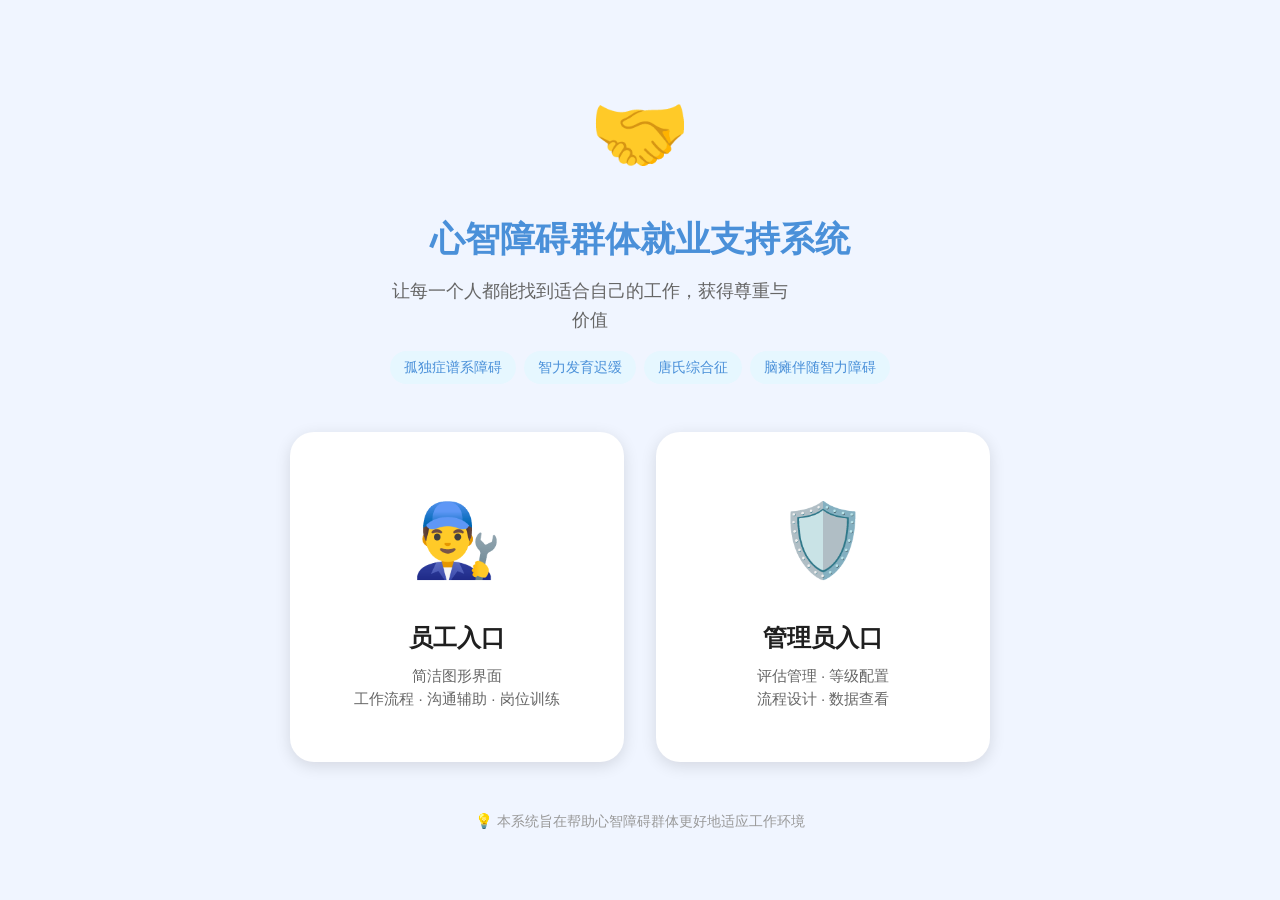
<file: mind-support-app/index.html>
<!DOCTYPE html>
<html lang="zh-CN">
<head>
  <meta charset="UTF-8">
  <meta name="viewport" content="width=device-width, initial-scale=1.0">
  <title>心智障碍群体就业支持系统</title>
  <link rel="stylesheet" href="css/style.css">
  <style>
    .role-selection {
      display: flex;
      flex-direction: column;
      align-items: center;
      justify-content: center;
      min-height: 100vh;
      padding: 20px;
    }

    .app-logo {
      text-align: center;
      margin-bottom: 48px;
    }

    .app-logo .logo-icon {
      font-size: 5rem;
      display: block;
      margin-bottom: 16px;
      animation: bounce 2s infinite;
    }

    .app-logo h1 {
      font-size: 2.2rem;
      color: var(--primary);
      margin-bottom: 8px;
    }

    .app-logo .tagline {
      font-size: 1.15rem;
      color: var(--text-secondary);
      max-width: 400px;
    }

    .role-cards {
      display: grid;
      grid-template-columns: repeat(2, 1fr);
      gap: 32px;
      max-width: 700px;
      width: 100%;
    }

    .role-card {
      display: flex;
      flex-direction: column;
      align-items: center;
      padding: 48px 32px;
      background: var(--bg-card);
      border-radius: var(--radius-lg);
      box-shadow: var(--shadow-md);
      cursor: pointer;
      transition: all 0.3s;
      text-decoration: none;
      color: var(--text-primary);
      border: 3px solid transparent;
    }

    .role-card:hover {
      transform: translateY(-6px);
      box-shadow: var(--shadow-lg);
    }

    .role-card.employee:hover {
      border-color: var(--primary);
    }

    .role-card.admin:hover {
      border-color: var(--secondary);
    }

    .role-card .role-icon {
      font-size: 4.5rem;
      margin-bottom: 20px;
    }

    .role-card .role-title {
      font-size: 1.5rem;
      font-weight: 700;
      margin-bottom: 8px;
    }

    .role-card .role-desc {
      font-size: 0.95rem;
      color: var(--text-secondary);
      text-align: center;
      line-height: 1.5;
    }

    .footer-info {
      margin-top: 48px;
      text-align: center;
      color: var(--text-light);
      font-size: 0.9rem;
    }

    .supported-types {
      display: flex;
      flex-wrap: wrap;
      gap: 8px;
      justify-content: center;
      margin-top: 16px;
      max-width: 600px;
    }

    .type-tag {
      padding: 6px 14px;
      background: var(--bg-cool);
      color: var(--primary);
      border-radius: 20px;
      font-size: 0.85rem;
      font-weight: 500;
    }

    @media (max-width: 600px) {
      .role-cards {
        grid-template-columns: 1fr;
        max-width: 400px;
      }

      .app-logo h1 {
        font-size: 1.6rem;
      }
    }
  </style>
</head>
<body>
  <div class="role-selection">
    <div class="app-logo">
      <span class="logo-icon">🤝</span>
      <h1>心智障碍群体就业支持系统</h1>
      <p class="tagline">让每一个人都能找到适合自己的工作，获得尊重与价值</p>
      <div class="supported-types">
        <span class="type-tag">孤独症谱系障碍</span>
        <span class="type-tag">智力发育迟缓</span>
        <span class="type-tag">唐氏综合征</span>
        <span class="type-tag">脑瘫伴随智力障碍</span>
      </div>
    </div>

    <div class="role-cards">
      <a href="employee.html" class="role-card employee">
        <span class="role-icon">👨‍🔧</span>
        <div class="role-title">员工入口</div>
        <div class="role-desc">简洁图形界面<br>工作流程 · 沟通辅助 · 岗位训练</div>
      </a>

      <a href="admin.html" class="role-card admin">
        <span class="role-icon">🛡️</span>
        <div class="role-title">管理员入口</div>
        <div class="role-desc">评估管理 · 等级配置<br>流程设计 · 数据查看</div>
      </a>
    </div>

    <div class="footer-info">
      <p>💡 本系统旨在帮助心智障碍群体更好地适应工作环境</p>
    </div>
  </div>

  <script src="js/app.js"></script>
</body>
</html>
</file>
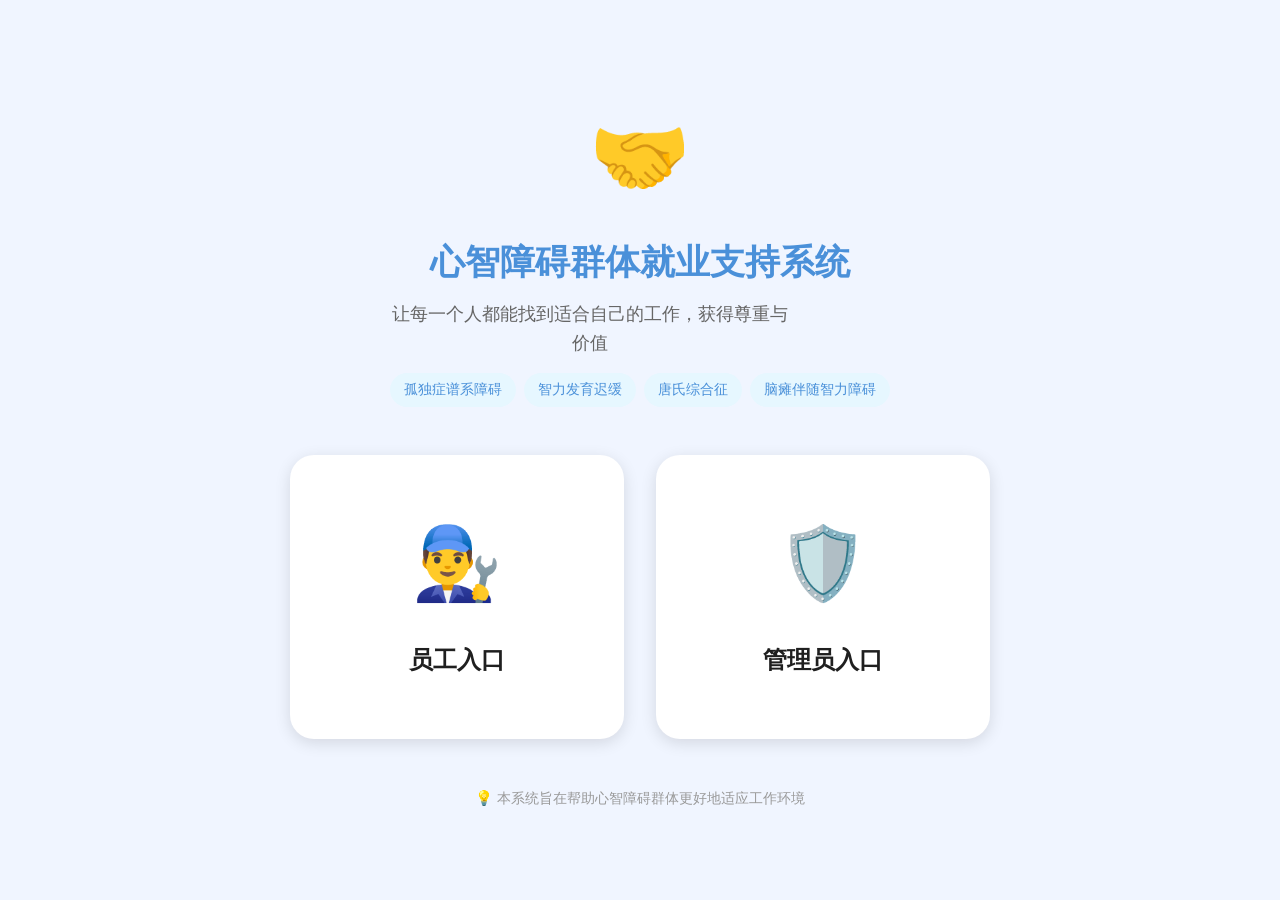
<file: mind-support-app0.1/index.html>
<!DOCTYPE html>
<html lang="zh-CN">
<head>
  <meta charset="UTF-8">
  <meta name="viewport" content="width=device-width, initial-scale=1.0">
  <title>心智障碍群体就业支持系统</title>
  <link rel="stylesheet" href="css/style.css">
  <style>
    .role-selection {
      display: flex;
      flex-direction: column;
      align-items: center;
      justify-content: center;
      min-height: 100vh;
      padding: 20px;
    }

    .app-logo {
      text-align: center;
      margin-bottom: 48px;
    }

    .app-logo .logo-icon {
      font-size: 5rem;
      display: block;
      margin-bottom: 16px;
      animation: bounce 2s infinite;
    }

    .app-logo h1 {
      font-size: 2.2rem;
      color: var(--primary);
      margin-bottom: 8px;
    }

    .app-logo .tagline {
      font-size: 1.15rem;
      color: var(--text-secondary);
      max-width: 400px;
    }

    .role-cards {
      display: grid;
      grid-template-columns: repeat(2, 1fr);
      gap: 32px;
      max-width: 700px;
      width: 100%;
    }

    .role-card {
      display: flex;
      flex-direction: column;
      align-items: center;
      padding: 48px 32px;
      background: var(--bg-card);
      border-radius: var(--radius-lg);
      box-shadow: var(--shadow-md);
      cursor: pointer;
      transition: all 0.3s;
      text-decoration: none;
      color: var(--text-primary);
      border: 3px solid transparent;
    }

    .role-card:hover {
      transform: translateY(-6px);
      box-shadow: var(--shadow-lg);
    }

    .role-card.employee:hover {
      border-color: var(--primary);
    }

    .role-card.admin:hover {
      border-color: var(--secondary);
    }

    .role-card .role-icon {
      font-size: 4.5rem;
      margin-bottom: 20px;
    }

    .role-card .role-title {
      font-size: 1.5rem;
      font-weight: 700;
      margin-bottom: 8px;
    }

    .role-card .role-desc {
      font-size: 0.95rem;
      color: var(--text-secondary);
      text-align: center;
      line-height: 1.5;
    }

    .footer-info {
      margin-top: 48px;
      text-align: center;
      color: var(--text-light);
      font-size: 0.9rem;
    }

    .supported-types {
      display: flex;
      flex-wrap: wrap;
      gap: 8px;
      justify-content: center;
      margin-top: 16px;
      max-width: 600px;
    }

    .type-tag {
      padding: 6px 14px;
      background: var(--bg-cool);
      color: var(--primary);
      border-radius: 20px;
      font-size: 0.85rem;
      font-weight: 500;
    }

    @media (max-width: 600px) {
      .role-cards {
        grid-template-columns: 1fr;
        max-width: 400px;
      }

      .app-logo h1 {
        font-size: 1.6rem;
      }
    }
  </style>
</head>
<body>
  <div class="role-selection">
    <div class="app-logo">
      <span class="logo-icon">🤝</span>
      <h1>心智障碍群体就业支持系统</h1>
      <p class="tagline">让每一个人都能找到适合自己的工作，获得尊重与价值</p>
      <div class="supported-types">
        <span class="type-tag">孤独症谱系障碍</span>
        <span class="type-tag">智力发育迟缓</span>
        <span class="type-tag">唐氏综合征</span>
        <span class="type-tag">脑瘫伴随智力障碍</span>
      </div>
    </div>

    <div class="role-cards">
      <a href="employee.html" class="role-card employee">
        <span class="role-icon">👨‍🔧</span>
        <div class="role-title">员工入口</div>
      </a>

      <a href="admin.html" class="role-card admin">
        <span class="role-icon">🛡️</span>
        <div class="role-title">管理员入口</div>
      </a>
    </div>

    <div class="footer-info">
      <p>💡 本系统旨在帮助心智障碍群体更好地适应工作环境</p>
    </div>
  </div>

  <script src="js/app.js"></script>
</body>
</html>
</file>
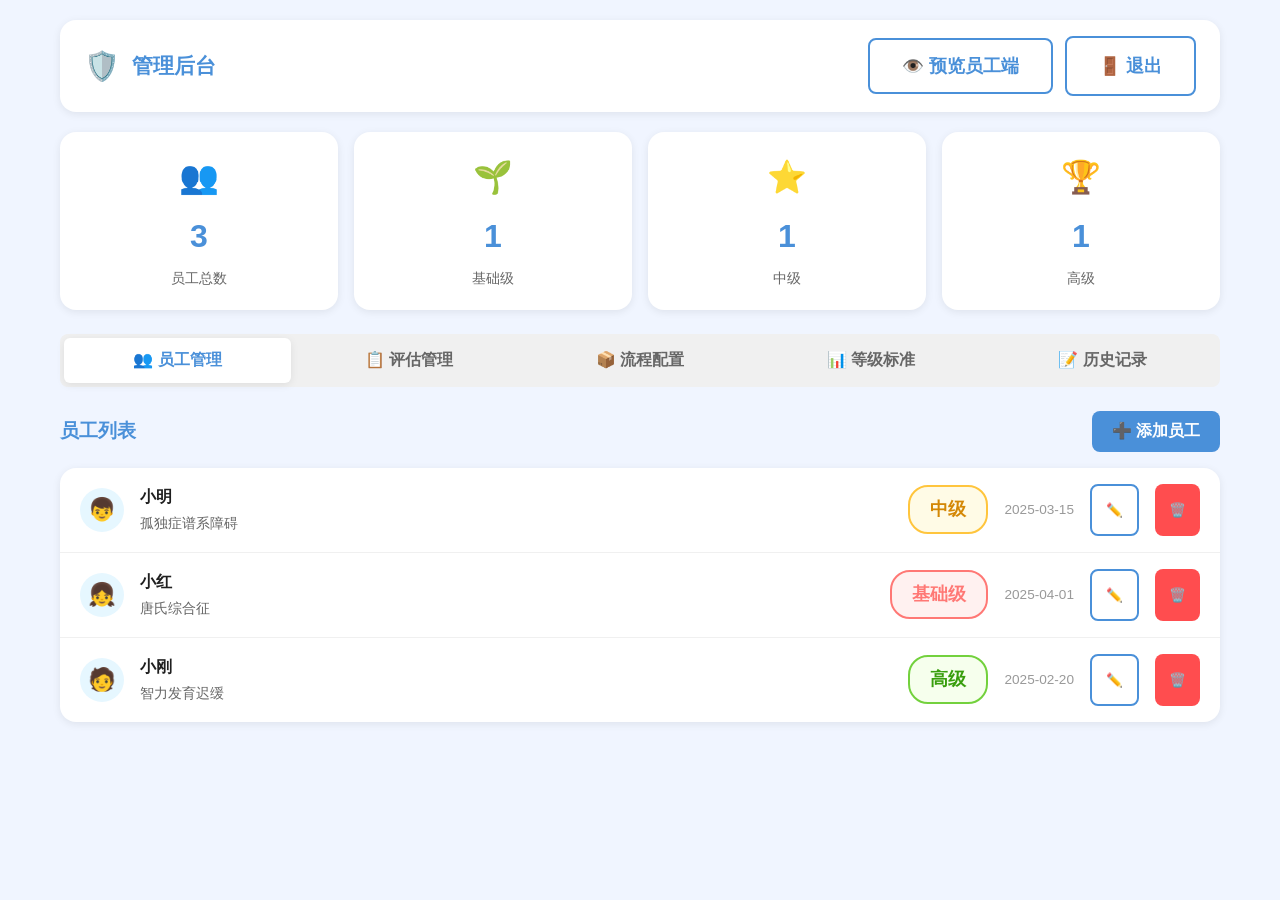
<file: mind-support-app/admin.html>
<!DOCTYPE html>
<html lang="zh-CN">
<head>
  <meta charset="UTF-8">
  <meta name="viewport" content="width=device-width, initial-scale=1.0">
  <title>管理后台 - 心智障碍群体就业支持</title>
  <link rel="stylesheet" href="css/style.css">
  <style>
    .admin-header {
      display: flex;
      align-items: center;
      justify-content: space-between;
      padding: 16px 24px;
      background: var(--bg-card);
      border-radius: var(--radius-md);
      margin-bottom: 20px;
      box-shadow: var(--shadow-sm);
    }

    .admin-header .brand {
      display: flex;
      align-items: center;
      gap: 12px;
      text-decoration: none;
      color: var(--primary);
    }

    .admin-header .brand-icon {
      font-size: 1.8rem;
    }

    .admin-header .brand-text {
      font-size: 1.3rem;
      font-weight: 700;
    }

    .admin-header .header-actions {
      display: flex;
      gap: 12px;
      align-items: center;
    }

    /* ---- 统计卡片 ---- */
    .stats-grid {
      display: grid;
      grid-template-columns: repeat(4, 1fr);
      gap: 16px;
      margin-bottom: 24px;
    }

    .stat-card {
      background: var(--bg-card);
      border-radius: var(--radius-md);
      padding: 20px;
      box-shadow: var(--shadow-sm);
      text-align: center;
    }

    .stat-card .stat-icon {
      font-size: 2rem;
      margin-bottom: 8px;
    }

    .stat-card .stat-value {
      font-size: 2rem;
      font-weight: 700;
      color: var(--primary);
    }

    .stat-card .stat-label {
      font-size: 0.9rem;
      color: var(--text-secondary);
      margin-top: 4px;
    }

    /* ---- Tab面板 ---- */
    .admin-tabs {
      display: flex;
      gap: 4px;
      background: #F0F0F0;
      padding: 4px;
      border-radius: var(--radius-sm);
      margin-bottom: 24px;
    }

    .admin-tab {
      flex: 1;
      padding: 12px 16px;
      text-align: center;
      border-radius: 6px;
      cursor: pointer;
      font-weight: 600;
      color: var(--text-secondary);
      transition: all 0.2s;
      border: none;
      background: transparent;
      font-size: 1rem;
    }

    .admin-tab.active {
      background: white;
      color: var(--primary);
      box-shadow: var(--shadow-sm);
    }

    .admin-tab:hover:not(.active) {
      color: var(--text-primary);
    }

    /* ---- 面板内容 ---- */
    .tab-panel {
      display: none;
      animation: fadeIn 0.3s ease;
    }

    .tab-panel.active {
      display: block;
    }

    /* ---- 员工管理 ---- */
    .employee-list-header {
      display: flex;
      align-items: center;
      justify-content: space-between;
      margin-bottom: 16px;
    }

    .employee-list-header h3 {
      font-size: 1.2rem;
      color: var(--primary);
    }

    .add-btn {
      display: inline-flex;
      align-items: center;
      gap: 6px;
      padding: 10px 20px;
      background: var(--primary);
      color: white;
      border: none;
      border-radius: var(--radius-sm);
      font-size: 1rem;
      font-weight: 600;
      cursor: pointer;
      transition: all 0.2s;
    }

    .add-btn:hover {
      background: var(--primary-dark);
    }

    /* ---- 评估管理 ---- */
    .assessment-config {
      background: var(--bg-card);
      border-radius: var(--radius-md);
      padding: 24px;
      box-shadow: var(--shadow-sm);
      margin-bottom: 20px;
    }

    .assessment-config h3 {
      font-size: 1.2rem;
      color: var(--primary);
      margin-bottom: 16px;
      display: flex;
      align-items: center;
      gap: 8px;
    }

    .config-item {
      display: flex;
      align-items: center;
      justify-content: space-between;
      padding: 12px 0;
      border-bottom: 1px solid #F0F0F0;
    }

    .config-item:last-child {
      border-bottom: none;
    }

    .config-item .config-label {
      font-weight: 600;
      display: flex;
      align-items: center;
      gap: 8px;
    }

    .config-item .config-value {
      display: flex;
      align-items: center;
      gap: 8px;
    }

    .config-item select,
    .config-item input {
      padding: 8px 12px;
      border: 2px solid #E0E0E0;
      border-radius: 6px;
      font-size: 1rem;
      outline: none;
    }

    .config-item select:focus,
    .config-item input:focus {
      border-color: var(--primary);
    }

    /* ---- 工作流程配置 ---- */
    .workflow-config {
      background: var(--bg-card);
      border-radius: var(--radius-md);
      padding: 24px;
      box-shadow: var(--shadow-sm);
      margin-bottom: 20px;
    }

    .workflow-config h3 {
      font-size: 1.2rem;
      color: var(--primary);
      margin-bottom: 16px;
    }

    .workflow-step-config {
      display: flex;
      align-items: center;
      gap: 12px;
      padding: 12px;
      background: var(--bg-main);
      border-radius: var(--radius-sm);
      margin-bottom: 8px;
    }

    .workflow-step-config .step-num {
      width: 36px;
      height: 36px;
      border-radius: 50%;
      background: var(--primary);
      color: white;
      display: flex;
      align-items: center;
      justify-content: center;
      font-weight: 700;
      flex-shrink: 0;
    }

    .workflow-step-config input {
      flex: 1;
      padding: 8px 12px;
      border: 2px solid #E0E0E0;
      border-radius: 6px;
      font-size: 0.95rem;
    }

    .workflow-step-config .remove-step {
      width: 32px;
      height: 32px;
      border-radius: 50%;
      border: none;
      background: var(--danger);
      color: white;
      cursor: pointer;
      font-size: 1.1rem;
      display: flex;
      align-items: center;
      justify-content: center;
    }

    .add-step-btn {
      display: flex;
      align-items: center;
      justify-content: center;
      gap: 8px;
      padding: 12px;
      border: 2px dashed #CCC;
      border-radius: var(--radius-sm);
      background: transparent;
      color: var(--text-secondary);
      font-size: 1rem;
      cursor: pointer;
      width: 100%;
      margin-top: 8px;
      transition: all 0.2s;
    }

    .add-step-btn:hover {
      border-color: var(--primary);
      color: var(--primary);
    }

    /* ---- 等级标准 ---- */
    .level-standard {
      background: var(--bg-card);
      border-radius: var(--radius-md);
      padding: 24px;
      box-shadow: var(--shadow-sm);
      margin-bottom: 20px;
    }

    .level-standard h3 {
      font-size: 1.2rem;
      color: var(--primary);
      margin-bottom: 16px;
    }

    .level-row {
      display: flex;
      align-items: center;
      gap: 16px;
      padding: 16px;
      border-radius: var(--radius-sm);
      margin-bottom: 8px;
    }

    .level-row.low { background: #FFF1F0; }
    .level-row.mid { background: #FFFBE6; }
    .level-row.high { background: #F6FFED; }

    .level-row .level-icon {
      font-size: 2rem;
    }

    .level-row .level-info {
      flex: 1;
    }

    .level-row .level-name {
      font-size: 1.1rem;
      font-weight: 700;
      margin-bottom: 4px;
    }

    .level-row .level-desc {
      font-size: 0.9rem;
      color: var(--text-secondary);
    }

    .level-row .level-score {
      font-size: 1.1rem;
      font-weight: 700;
      color: var(--text-secondary);
    }

    .level-row .level-features {
      display: flex;
      gap: 6px;
      flex-wrap: wrap;
      margin-top: 6px;
    }

    .level-row .feature-tag {
      padding: 3px 10px;
      border-radius: 12px;
      font-size: 0.8rem;
      background: rgba(0,0,0,0.06);
    }

    /* ---- 历史记录 ---- */
    .history-list {
      background: var(--bg-card);
      border-radius: var(--radius-md);
      overflow: hidden;
      box-shadow: var(--shadow-sm);
    }

    .history-item {
      display: flex;
      align-items: center;
      gap: 16px;
      padding: 16px 20px;
      border-bottom: 1px solid #F0F0F0;
      transition: background 0.2s;
    }

    .history-item:hover {
      background: #FAFAFA;
    }

    .history-item:last-child {
      border-bottom: none;
    }

    .history-item .history-avatar {
      width: 44px;
      height: 44px;
      border-radius: 50%;
      background: var(--bg-cool);
      display: flex;
      align-items: center;
      justify-content: center;
      font-size: 1.4rem;
    }

    .history-item .history-info {
      flex: 1;
    }

    .history-item .history-name {
      font-weight: 600;
      margin-bottom: 2px;
    }

    .history-item .history-detail {
      font-size: 0.9rem;
      color: var(--text-secondary);
    }

    .history-item .history-time {
      font-size: 0.85rem;
      color: var(--text-light);
    }

    /* ---- 模态框增强 ---- */
    .modal-form {
      text-align: left;
    }

    .form-group {
      margin-bottom: 16px;
    }

    .form-group label {
      display: block;
      font-weight: 600;
      margin-bottom: 6px;
      color: var(--text-primary);
    }

    .form-group input,
    .form-group select,
    .form-group textarea {
      width: 100%;
      padding: 10px 14px;
      border: 2px solid #E0E0E0;
      border-radius: 8px;
      font-size: 1rem;
      outline: none;
      transition: border-color 0.2s;
    }

    .form-group input:focus,
    .form-group select:focus,
    .form-group textarea:focus {
      border-color: var(--primary);
    }

    .form-group textarea {
      min-height: 80px;
      resize: vertical;
    }

    .form-actions {
      display: flex;
      gap: 12px;
      justify-content: flex-end;
      margin-top: 20px;
    }

    @media (max-width: 768px) {
      .stats-grid {
        grid-template-columns: repeat(2, 1fr);
      }

      .admin-header {
        flex-direction: column;
        gap: 12px;
      }

      .admin-tabs {
        flex-wrap: wrap;
      }

      .admin-tab {
        flex: none;
        padding: 8px 14px;
        font-size: 0.9rem;
      }
    }
  </style>
</head>
<body>
  <div class="app-container">
    <!-- 头部 -->
    <div class="admin-header">
      <a href="index.html" class="brand">
        <span class="brand-icon">🛡️</span>
        <span class="brand-text">管理后台</span>
      </a>
      <div class="header-actions">
        <button class="btn btn-outline" onclick="window.open('employee.html')">👁️ 预览员工端</button>
        <a href="index.html" class="btn btn-outline">🚪 退出</a>
      </div>
    </div>

    <!-- 统计概览 -->
    <div class="stats-grid">
      <div class="stat-card">
        <div class="stat-icon">👥</div>
        <div class="stat-value" id="statTotal">3</div>
        <div class="stat-label">员工总数</div>
      </div>
      <div class="stat-card">
        <div class="stat-icon">🌱</div>
        <div class="stat-value" id="statLow">1</div>
        <div class="stat-label">基础级</div>
      </div>
      <div class="stat-card">
        <div class="stat-icon">⭐</div>
        <div class="stat-value" id="statMid">1</div>
        <div class="stat-label">中级</div>
      </div>
      <div class="stat-card">
        <div class="stat-icon">🏆</div>
        <div class="stat-value" id="statHigh">1</div>
        <div class="stat-label">高级</div>
      </div>
    </div>

    <!-- Tab导航 -->
    <div class="admin-tabs">
      <button class="admin-tab active" onclick="switchTab('employees', this)">👥 员工管理</button>
      <button class="admin-tab" onclick="switchTab('assessment', this)">📋 评估管理</button>
      <button class="admin-tab" onclick="switchTab('workflows', this)">📦 流程配置</button>
      <button class="admin-tab" onclick="switchTab('levels', this)">📊 等级标准</button>
      <button class="admin-tab" onclick="switchTab('history', this)">📝 历史记录</button>
    </div>

    <!-- ===== 员工管理面板 ===== -->
    <div id="tab-employees" class="tab-panel active">
      <div class="employee-list-header">
        <h3>员工列表</h3>
        <button class="add-btn" onclick="showAddEmployeeModal()">➕ 添加员工</button>
      </div>
      <div class="history-list" id="employeeTable"></div>
    </div>

    <!-- ===== 评估管理面板 ===== -->
    <div id="tab-assessment" class="tab-panel">
      <div class="assessment-config">
        <h3>📋 评估项目配置</h3>
        <div class="config-item">
          <span class="config-label">🕐 时钟识别</span>
          <div class="config-value">
            <span>题目数</span>
            <select id="clockCount">
              <option value="3">3题</option>
              <option value="5" selected>5题</option>
              <option value="8">8题</option>
            </select>
          </div>
        </div>
        <div class="config-item">
          <span class="config-label">🔷 图形识别</span>
          <div class="config-value">
            <span>题目数</span>
            <select id="shapeCount">
              <option value="3">3题</option>
              <option value="4" selected>4题</option>
              <option value="6">6题</option>
            </select>
          </div>
        </div>
        <div class="config-item">
          <span class="config-label">🎨 颜色识别</span>
          <div class="config-value">
            <span>题目数</span>
            <select id="colorCount">
              <option value="3">3题</option>
              <option value="4" selected>4题</option>
              <option value="6">6题</option>
            </select>
          </div>
        </div>
        <div class="config-item">
          <span class="config-label">🔢 计数能力</span>
          <div class="config-value">
            <span>题目数</span>
            <select id="countCount">
              <option value="3">3题</option>
              <option value="4" selected>4题</option>
              <option value="6">6题</option>
            </select>
          </div>
        </div>
        <div class="config-item">
          <span class="config-label">📊 等级划分标准</span>
          <div class="config-value">
            <span>基础级 ≤</span>
            <input type="number" id="lowThreshold" value="49" style="width:60px;">
            <span>分</span>
            <span style="margin-left:8px;">高级 ≥</span>
            <input type="number" id="highThreshold" value="80" style="width:60px;">
            <span>分</span>
          </div>
        </div>
        <div style="margin-top:16px; text-align:right;">
          <button class="btn btn-primary" onclick="saveAssessmentConfig()">💾 保存配置</button>
        </div>
      </div>

      <div class="assessment-config">
        <h3>🧪 快速测试评估</h3>
        <p style="color:var(--text-secondary); margin-bottom:16px;">管理员可以预览评估测试内容</p>
        <div style="display:flex; gap:12px; flex-wrap:wrap;">
          <button class="btn btn-outline" onclick="previewTest('clock')">🕐 预览时钟测试</button>
          <button class="btn btn-outline" onclick="previewTest('shape')">🔷 预览图形测试</button>
          <button class="btn btn-outline" onclick="previewTest('color')">🎨 预览颜色测试</button>
          <button class="btn btn-outline" onclick="previewTest('count')">🔢 预览计数测试</button>
        </div>
      </div>
    </div>

    <!-- ===== 流程配置面板 ===== -->
    <div id="tab-workflows" class="tab-panel">
      <div id="workflowConfigs"></div>
      <button class="add-step-btn" onclick="addWorkflow()" style="margin-top:16px;">
        ➕ 添加新的工作流程
      </button>
    </div>

    <!-- ===== 等级标准面板 ===== -->
    <div id="tab-levels" class="tab-panel">
      <div class="level-standard">
        <h3>📊 等级划分标准</h3>
        <div class="level-row low">
          <span class="level-icon">🌱</span>
          <div class="level-info">
            <div class="level-name">基础级 (0-49分)</div>
            <div class="level-desc">需要大量支持和详细指导，适合简单重复性工作</div>
            <div class="level-features">
              <span class="feature-tag">大图标界面</span>
              <span class="feature-tag">语音提示</span>
              <span class="feature-tag">单步骤任务</span>
              <span class="feature-tag">频繁提醒</span>
            </div>
          </div>
          <div class="level-score">0-49分</div>
        </div>
        <div class="level-row mid">
          <span class="level-icon">⭐</span>
          <div class="level-info">
            <div class="level-name">中级 (50-79分)</div>
            <div class="level-desc">需要适度支持和定期提醒，可完成多步骤任务</div>
            <div class="level-features">
              <span class="feature-tag">中等图标</span>
              <span class="feature-tag">文字+图标</span>
              <span class="feature-tag">2-3步骤任务</span>
              <span class="feature-tag">定时提醒</span>
            </div>
          </div>
          <div class="level-score">50-79分</div>
        </div>
        <div class="level-row high">
          <span class="level-icon">🏆</span>
          <div class="level-info">
            <div class="level-name">高级 (80-100分)</div>
            <div class="level-desc">需要少量支持，能独立完成大部分任务</div>
            <div class="level-features">
              <span class="feature-tag">标准界面</span>
              <span class="feature-tag">文字为主</span>
              <span class="feature-tag">多步骤任务</span>
              <span class="feature-tag">自主管理</span>
            </div>
          </div>
          <div class="level-score">80-100分</div>
        </div>
      </div>

      <div class="level-standard">
        <h3>🎯 适配岗位建议</h3>
        <div class="level-row low">
          <span class="level-icon">🌱</span>
          <div class="level-info">
            <div class="level-name">基础级适配岗位</div>
            <div class="level-desc">简单包装、物品分类、清洁整理等重复性高的工作</div>
          </div>
        </div>
        <div class="level-row mid">
          <span class="level-icon">⭐</span>
          <div class="level-info">
            <div class="level-name">中级适配岗位</div>
            <div class="level-desc">流水线操作、简单装配、数据录入等有一定步骤的工作</div>
          </div>
        </div>
        <div class="level-row high">
          <span class="level-icon">🏆</span>
          <div class="level-info">
            <div class="level-name">高级适配岗位</div>
            <div class="level-desc">质检、仓储管理、简单客服等需要一定判断力的工作</div>
          </div>
        </div>
      </div>
    </div>

    <!-- ===== 历史记录面板 ===== -->
    <div id="tab-history" class="tab-panel">
      <div class="employee-list-header">
        <h3>评估与操作记录</h3>
        <button class="add-btn" onclick="clearHistory()">🗑️ 清空记录</button>
      </div>
      <div class="history-list" id="historyList"></div>
    </div>
  </div>

  <script src="js/app.js"></script>
  <script>
    // ---- 示例员工数据 ----
    const defaultEmployees = [
      { id: 1, name: '小明', type: '孤独症谱系障碍', level: 'medium', joinDate: '2025-03-15', avatar: '👦' },
      { id: 2, name: '小红', type: '唐氏综合征', level: 'low', joinDate: '2025-04-01', avatar: '👧' },
      { id: 3, name: '小刚', type: '智力发育迟缓', level: 'high', joinDate: '2025-02-20', avatar: '🧑' }
    ];

    const defaultHistory = [
      { name: '小明', action: '完成状态评估', detail: '时钟识别 80分 | 图形识别 75分 | 综合等级：中级', time: '2025-04-24 14:30' },
      { name: '小红', action: '完成岗位训练', detail: '方便面包装训练 - 完成 4/4 步骤', time: '2025-04-24 11:20' },
      { name: '小刚', action: '发送沟通需求', detail: '情绪：疲劳 | 需求：休息', time: '2025-04-24 10:15' },
      { name: '小明', action: '完成工作流程', detail: '方便面厂包装流程 - 全部完成', time: '2025-04-23 16:00' },
      { name: '小红', action: '完成状态评估', detail: '时钟识别 40分 | 图形识别 30分 | 综合等级：基础级', time: '2025-04-23 09:30' }
    ];

    // ---- 初始化 ----
    function init() {
      renderEmployees();
      renderWorkflowConfigs();
      renderHistory();
      updateStats();
    }

    // ---- Tab切换 ----
    function switchTab(tabId, el) {
      document.querySelectorAll('.admin-tab').forEach(t => t.classList.remove('active'));
      document.querySelectorAll('.tab-panel').forEach(p => p.classList.remove('active'));
      el.classList.add('active');
      document.getElementById('tab-' + tabId).classList.add('active');
      App.playSound('click');
    }

    // ---- 员工管理 ----
    function getEmployees() {
      return App.store.get('employees', defaultEmployees);
    }

    function saveEmployees(employees) {
      App.store.set('employees', employees);
      updateStats();
    }

    function renderEmployees() {
      const employees = getEmployees();
      const table = document.getElementById('employeeTable');
      const levelLabels = { low: '基础级', medium: '中级', high: '高级' };
      const levelClasses = { low: 'level-low', medium: 'level-mid', high: 'level-high' };

      table.innerHTML = employees.map(emp => `
        <div class="history-item">
          <div class="history-avatar">${emp.avatar}</div>
          <div class="history-info">
            <div class="history-name">${emp.name}</div>
            <div class="history-detail">${emp.type}</div>
          </div>
          <span class="level-badge ${levelClasses[emp.level]}">${levelLabels[emp.level]}</span>
          <span style="color:var(--text-light); font-size:0.85rem;">${emp.joinDate}</span>
          <button class="btn btn-outline" style="padding:6px 14px; font-size:0.85rem;" onclick="editEmployee(${emp.id})">✏️</button>
          <button class="btn btn-danger" style="padding:6px 14px; font-size:0.85rem;" onclick="deleteEmployee(${emp.id})">🗑️</button>
        </div>
      `).join('');
    }

    function showAddEmployeeModal() {
      App.showModal({
        icon: '➕',
        title: '添加员工',
        content: `
          <div class="modal-form">
            <div class="form-group">
              <label>姓名</label>
              <input type="text" id="empName" placeholder="请输入姓名">
            </div>
            <div class="form-group">
              <label>类型</label>
              <select id="empType">
                <option value="孤独症谱系障碍">孤独症谱系障碍</option>
                <option value="智力发育迟缓">智力发育迟缓</option>
                <option value="唐氏综合征">唐氏综合征</option>
                <option value="脑瘫伴随智力障碍">脑瘫伴随智力障碍</option>
                <option value="其他">其他</option>
              </select>
            </div>
            <div class="form-group">
              <label>初始等级</label>
              <select id="empLevel">
                <option value="low">基础级</option>
                <option value="medium" selected>中级</option>
                <option value="high">高级</option>
              </select>
            </div>
          </div>
        `,
        buttons: [
          { text: '取消', type: 'outline' },
          { text: '✅ 添加', type: 'primary', onClick: addEmployee }
        ]
      });
    }

    function addEmployee() {
      const name = document.getElementById('empName').value.trim();
      const type = document.getElementById('empType').value;
      const level = document.getElementById('empLevel').value;

      if (!name) {
        App.toast('请输入姓名', 'warning');
        return;
      }

      const employees = getEmployees();
      const avatars = ['👦', '👧', '🧑', '👨', '👩', '🧒'];
      employees.push({
        id: Date.now(),
        name,
        type,
        level,
        joinDate: new Date().toISOString().split('T')[0],
        avatar: avatars[Math.floor(Math.random() * avatars.length)]
      });

      saveEmployees(employees);
      renderEmployees();
      App.toast('添加成功！', 'success');
    }

    function editEmployee(id) {
      const employees = getEmployees();
      const emp = employees.find(e => e.id === id);
      if (!emp) return;

      App.showModal({
        icon: '✏️',
        title: `编辑 - ${emp.name}`,
        content: `
          <div class="modal-form">
            <div class="form-group">
              <label>姓名</label>
              <input type="text" id="editEmpName" value="${emp.name}">
            </div>
            <div class="form-group">
              <label>类型</label>
              <select id="editEmpType">
                <option value="孤独症谱系障碍" ${emp.type === '孤独症谱系障碍' ? 'selected' : ''}>孤独症谱系障碍</option>
                <option value="智力发育迟缓" ${emp.type === '智力发育迟缓' ? 'selected' : ''}>智力发育迟缓</option>
                <option value="唐氏综合征" ${emp.type === '唐氏综合征' ? 'selected' : ''}>唐氏综合征</option>
                <option value="脑瘫伴随智力障碍" ${emp.type === '脑瘫伴随智力障碍' ? 'selected' : ''}>脑瘫伴随智力障碍</option>
                <option value="其他" ${emp.type === '其他' ? 'selected' : ''}>其他</option>
              </select>
            </div>
            <div class="form-group">
              <label>等级</label>
              <select id="editEmpLevel">
                <option value="low" ${emp.level === 'low' ? 'selected' : ''}>基础级</option>
                <option value="medium" ${emp.level === 'medium' ? 'selected' : ''}>中级</option>
                <option value="high" ${emp.level === 'high' ? 'selected' : ''}>高级</option>
              </select>
            </div>
          </div>
        `,
        buttons: [
          { text: '取消', type: 'outline' },
          { text: '💾 保存', type: 'primary', onClick: () => {
            emp.name = document.getElementById('editEmpName').value.trim() || emp.name;
            emp.type = document.getElementById('editEmpType').value;
            emp.level = document.getElementById('editEmpLevel').value;
            saveEmployees(employees);
            renderEmployees();
            App.toast('保存成功！', 'success');
          }}
        ]
      });
    }

    function deleteEmployee(id) {
      App.showModal({
        icon: '⚠️',
        title: '确认删除',
        content: '<p>确定要删除该员工吗？此操作不可撤销。</p>',
        buttons: [
          { text: '取消', type: 'outline' },
          { text: '🗑️ 删除', type: 'danger', onClick: () => {
            let employees = getEmployees();
            employees = employees.filter(e => e.id !== id);
            saveEmployees(employees);
            renderEmployees();
            App.toast('已删除', 'success');
          }}
        ]
      });
    }

    function updateStats() {
      const employees = getEmployees();
      document.getElementById('statTotal').textContent = employees.length;
      document.getElementById('statLow').textContent = employees.filter(e => e.level === 'low').length;
      document.getElementById('statMid').textContent = employees.filter(e => e.level === 'medium').length;
      document.getElementById('statHigh').textContent = employees.filter(e => e.level === 'high').length;
    }

    // ---- 评估配置 ----
    function saveAssessmentConfig() {
      const config = {
        clockCount: parseInt(document.getElementById('clockCount').value),
        shapeCount: parseInt(document.getElementById('shapeCount').value),
        colorCount: parseInt(document.getElementById('colorCount').value),
        countCount: parseInt(document.getElementById('countCount').value),
        lowThreshold: parseInt(document.getElementById('lowThreshold').value),
        highThreshold: parseInt(document.getElementById('highThreshold').value)
      };
      App.store.set('assessment_config', config);
      App.toast('配置已保存！', 'success');
    }

    function previewTest(type) {
      window.open(`employee.html?preview=${type}`, '_blank');
    }

    // ---- 工作流程配置 ----
    function getWorkflowConfigs() {
      return App.store.get('workflow_configs', [
        {
          id: 'noodle-factory',
          name: '方便面厂包装流程',
          level: 'medium',
          steps: ['检查包装材料', '放置方便面', '添加调料包', '封口', '质量检查', '装箱']
        },
        {
          id: 'assembly-line',
          name: '流水线装配流程',
          level: 'low',
          steps: ['拿取零件', '检查零件', '安装零件', '确认安装']
        }
      ]);
    }

    function saveWorkflowConfigs(configs) {
      App.store.set('workflow_configs', configs);
    }

    function renderWorkflowConfigs() {
      const configs = getWorkflowConfigs();
      const container = document.getElementById('workflowConfigs');
      const levelLabels = { low: '基础级', medium: '中级', high: '高级' };
      const levelClasses = { low: 'level-low', medium: 'level-mid', high: 'level-high' };
      const stepIcons = ['📦', '🍜', '🧂', '✂️', '✅', '📋', '🔧', '👀', '⚙️', '🧹'];

      container.innerHTML = configs.map((wf, idx) => `
        <div class="workflow-config">
          <div style="display:flex; align-items:center; justify-content:space-between; margin-bottom:16px;">
            <h3 style="margin-bottom:0;">📦 ${wf.name}</h3>
            <div style="display:flex; gap:8px; align-items:center;">
              <span class="level-badge ${levelClasses[wf.level]}">${levelLabels[wf.level]}</span>
              <button class="btn btn-danger" style="padding:6px 12px; font-size:0.85rem;" onclick="deleteWorkflow(${idx})">🗑️</button>
            </div>
          </div>
          ${wf.steps.map((step, si) => `
            <div class="workflow-step-config">
              <div class="step-num">${si + 1}</div>
              <input type="text" value="${step}" onchange="updateWorkflowStep(${idx}, ${si}, this.value)">
              <span style="font-size:1.3rem;">${stepIcons[si % stepIcons.length]}</span>
              <button class="remove-step" onclick="removeWorkflowStep(${idx}, ${si})">×</button>
            </div>
          `).join('')}
          <button class="add-step-btn" onclick="addWorkflowStep(${idx})">➕ 添加步骤</button>
        </div>
      `).join('');
    }

    function addWorkflow() {
      const configs = getWorkflowConfigs();
      configs.push({
        id: 'wf-' + Date.now(),
        name: '新工作流程',
        level: 'medium',
        steps: ['步骤1', '步骤2']
      });
      saveWorkflowConfigs(configs);
      renderWorkflowConfigs();
      App.toast('已添加新流程', 'success');
    }

    function deleteWorkflow(idx) {
      const configs = getWorkflowConfigs();
      configs.splice(idx, 1);
      saveWorkflowConfigs(configs);
      renderWorkflowConfigs();
      App.toast('已删除流程', 'success');
    }

    function addWorkflowStep(wfIdx) {
      const configs = getWorkflowConfigs();
      configs[wfIdx].steps.push(`步骤${configs[wfIdx].steps.length + 1}`);
      saveWorkflowConfigs(configs);
      renderWorkflowConfigs();
    }

    function removeWorkflowStep(wfIdx, stepIdx) {
      const configs = getWorkflowConfigs();
      configs[wfIdx].steps.splice(stepIdx, 1);
      saveWorkflowConfigs(configs);
      renderWorkflowConfigs();
    }

    function updateWorkflowStep(wfIdx, stepIdx, value) {
      const configs = getWorkflowConfigs();
      configs[wfIdx].steps[stepIdx] = value;
      saveWorkflowConfigs(configs);
    }

    // ---- 历史记录 ----
    function getHistory() {
      return App.store.get('history', defaultHistory);
    }

    function renderHistory() {
      const history = getHistory();
      const container = document.getElementById('historyList');

      if (history.length === 0) {
        container.innerHTML = '<div style="text-align:center; padding:40px; color:var(--text-light);">暂无记录</div>';
        return;
      }

      container.innerHTML = history.map(item => `
        <div class="history-item">
          <div class="history-avatar">${item.action.includes('评估') ? '📋' : item.action.includes('训练') ? '🎯' : item.action.includes('沟通') ? '💬' : '📦'}</div>
          <div class="history-info">
            <div class="history-name">${item.name} - ${item.action}</div>
            <div class="history-detail">${item.detail}</div>
          </div>
          <span class="history-time">${item.time}</span>
        </div>
      `).join('');
    }

    function clearHistory() {
      App.showModal({
        icon: '⚠️',
        title: '清空记录',
        content: '<p>确定要清空所有历史记录吗？</p>',
        buttons: [
          { text: '取消', type: 'outline' },
          { text: '🗑️ 清空', type: 'danger', onClick: () => {
            App.store.set('history', []);
            renderHistory();
            App.toast('已清空记录', 'success');
          }}
        ]
      });
    }

    document.addEventListener('DOMContentLoaded', init);
  </script>
</body>
</html>
</file>
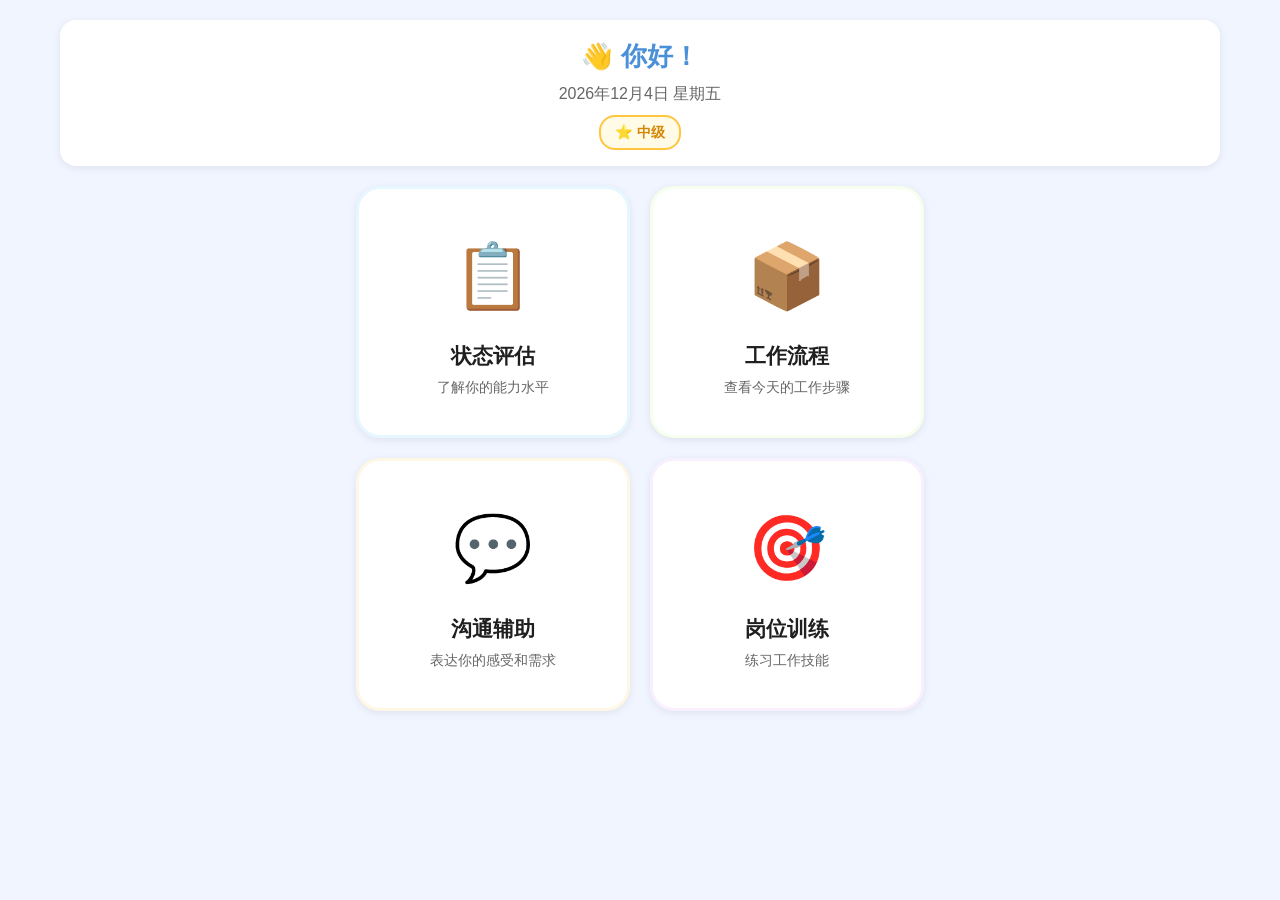
<file: mind-support-app/employee.html>
<!DOCTYPE html>
<html lang="zh-CN">
<head>
  <meta charset="UTF-8">
  <meta name="viewport" content="width=device-width, initial-scale=1.0">
  <title>员工工作台 - 心智障碍群体就业支持</title>
  <link rel="stylesheet" href="css/style.css">
  <style>
    .employee-header {
      text-align: center;
      padding: 16px;
      background: var(--bg-card);
      border-radius: var(--radius-md);
      margin-bottom: 20px;
      box-shadow: var(--shadow-sm);
    }

    .employee-header .greeting {
      font-size: 1.6rem;
      font-weight: 700;
      color: var(--primary);
      margin-bottom: 4px;
    }

    .employee-header .date-info {
      font-size: 1rem;
      color: var(--text-secondary);
    }

    .level-indicator {
      display: inline-flex;
      align-items: center;
      gap: 6px;
      margin-top: 8px;
      padding: 4px 14px;
      border-radius: 16px;
      font-size: 0.9rem;
      font-weight: 600;
    }

    .main-nav {
      display: grid;
      grid-template-columns: repeat(2, 1fr);
      gap: 20px;
      max-width: 600px;
      margin: 0 auto;
      padding: 0 16px;
    }

    .nav-card {
      display: flex;
      flex-direction: column;
      align-items: center;
      justify-content: center;
      padding: 36px 20px;
      background: var(--bg-card);
      border-radius: var(--radius-lg);
      box-shadow: var(--shadow-sm);
      cursor: pointer;
      transition: all 0.3s;
      text-decoration: none;
      color: var(--text-primary);
      border: 3px solid transparent;
      min-height: 200px;
    }

    .nav-card:hover {
      transform: translateY(-4px);
      box-shadow: var(--shadow-lg);
    }

    .nav-card.assessment { border-color: #E6F7FF; }
    .nav-card.assessment:hover { border-color: var(--primary); background: #F0F9FF; }

    .nav-card.workflow { border-color: #F6FFED; }
    .nav-card.workflow:hover { border-color: var(--secondary); background: #F0FFF0; }

    .nav-card.communication { border-color: #FFF7E6; }
    .nav-card.communication:hover { border-color: var(--warning); background: #FFFCF0; }

    .nav-card.training { border-color: #F9F0FF; }
    .nav-card.training:hover { border-color: #722ED1; background: #F8F0FF; }

    .nav-card .nav-icon {
      font-size: 4rem;
      margin-bottom: 12px;
    }

    .nav-card .nav-label {
      font-size: 1.3rem;
      font-weight: 700;
    }

    .nav-card .nav-desc {
      font-size: 0.9rem;
      color: var(--text-secondary);
      margin-top: 4px;
      text-align: center;
    }

    /* ---- 子页面容器 ---- */
    .sub-page {
      display: none;
      animation: fadeIn 0.3s ease;
    }

    .sub-page.active {
      display: block;
    }

    .sub-header {
      display: flex;
      align-items: center;
      gap: 12px;
      margin-bottom: 24px;
    }

    .sub-header .back-btn {
      margin-bottom: 0;
    }

    .sub-header h2 {
      font-size: 1.4rem;
      color: var(--primary);
    }

    /* ---- 员工端评估界面 ---- */
    .assessment-intro {
      text-align: center;
      padding: 32px;
    }

    .assessment-intro .intro-icon {
      font-size: 4rem;
      margin-bottom: 16px;
    }

    .assessment-intro h2 {
      font-size: 1.5rem;
      color: var(--primary);
      margin-bottom: 12px;
    }

    .assessment-intro p {
      color: var(--text-secondary);
      font-size: 1.05rem;
      margin-bottom: 24px;
    }

    .test-type-grid {
      display: grid;
      grid-template-columns: repeat(2, 1fr);
      gap: 16px;
      max-width: 500px;
      margin: 0 auto;
    }

    .test-type-card {
      padding: 24px 16px;
      background: var(--bg-card);
      border-radius: var(--radius-md);
      text-align: center;
      cursor: pointer;
      transition: all 0.2s;
      border: 3px solid #E8E8E8;
    }

    .test-type-card:hover {
      border-color: var(--primary-light);
      transform: translateY(-2px);
      box-shadow: var(--shadow-md);
    }

    .test-type-card .test-icon {
      font-size: 2.5rem;
      margin-bottom: 8px;
    }

    .test-type-card .test-name {
      font-size: 1.1rem;
      font-weight: 600;
    }

    /* ---- 评估结果页面 ---- */
    .result-container {
      text-align: center;
      padding: 32px;
    }

    .result-container .result-emoji {
      font-size: 5rem;
      margin-bottom: 16px;
    }

    .result-container h2 {
      font-size: 1.6rem;
      margin-bottom: 12px;
    }

    .result-container .result-text {
      color: var(--text-secondary);
      font-size: 1.05rem;
      margin-bottom: 24px;
      max-width: 400px;
      margin-left: auto;
      margin-right: auto;
    }

    .result-scores {
      display: flex;
      justify-content: center;
      gap: 32px;
      margin: 24px 0;
    }

    .result-score-item {
      text-align: center;
    }

    .result-score-item .score-num {
      font-size: 2.5rem;
      font-weight: 700;
      color: var(--primary);
    }

    .result-score-item .score-name {
      font-size: 0.9rem;
      color: var(--text-secondary);
    }

    .result-buttons {
      display: flex;
      gap: 16px;
      justify-content: center;
      margin-top: 24px;
    }

    /* ---- 沟通辅助 ---- */
    .comm-section {
      margin-bottom: 32px;
    }

    .comm-section h3 {
      font-size: 1.2rem;
      color: var(--primary);
      margin-bottom: 16px;
      text-align: center;
    }

    .emotion-display {
      text-align: center;
      padding: 24px;
      background: var(--bg-card);
      border-radius: var(--radius-md);
      margin-bottom: 16px;
      min-height: 120px;
    }

    .emotion-display .current-emotion {
      font-size: 4rem;
      margin-bottom: 8px;
    }

    .emotion-display .emotion-text {
      font-size: 1.2rem;
      font-weight: 600;
      color: var(--text-secondary);
    }

    .need-display {
      text-align: center;
      padding: 24px;
      background: var(--bg-warm);
      border-radius: var(--radius-md);
      margin-top: 16px;
      min-height: 100px;
    }

    .need-display .current-need {
      font-size: 3rem;
      margin-bottom: 8px;
    }

    .need-display .need-text {
      font-size: 1.1rem;
      font-weight: 600;
      color: var(--text-secondary);
    }

    .send-btn-container {
      text-align: center;
      margin-top: 24px;
    }

    /* ---- 工作流程员工视图 ---- */
    .workflow-card {
      background: var(--bg-card);
      border-radius: var(--radius-lg);
      padding: 24px;
      margin-bottom: 20px;
      box-shadow: var(--shadow-sm);
    }

    .workflow-card .workflow-title {
      display: flex;
      align-items: center;
      gap: 12px;
      margin-bottom: 16px;
    }

    .workflow-card .workflow-title .wf-icon {
      font-size: 2rem;
    }

    .workflow-card .workflow-title h3 {
      font-size: 1.2rem;
    }

    .step-card {
      display: flex;
      align-items: center;
      gap: 16px;
      padding: 16px;
      background: var(--bg-main);
      border-radius: var(--radius-md);
      margin-bottom: 8px;
      transition: all 0.3s;
      border-left: 5px solid #E8E8E8;
    }

    .step-card.current {
      border-left-color: var(--primary);
      background: var(--bg-cool);
      animation: pulse 2s infinite;
    }

    .step-card.done {
      border-left-color: var(--success);
      opacity: 0.6;
    }

    .step-card .step-num {
      width: 44px;
      height: 44px;
      border-radius: 50%;
      background: var(--primary);
      color: white;
      display: flex;
      align-items: center;
      justify-content: center;
      font-size: 1.2rem;
      font-weight: 700;
      flex-shrink: 0;
    }

    .step-card.done .step-num {
      background: var(--success);
    }

    .step-card .step-info {
      flex: 1;
    }

    .step-card .step-info .step-name {
      font-size: 1.1rem;
      font-weight: 600;
    }

    .step-card .step-info .step-hint {
      font-size: 0.9rem;
      color: var(--text-secondary);
      margin-top: 2px;
    }

    .step-card .step-emoji {
      font-size: 1.8rem;
    }

    .step-actions {
      display: flex;
      gap: 12px;
      justify-content: center;
      margin-top: 20px;
    }

    /* ---- 训练员工视图 ---- */
    .training-card {
      background: var(--bg-card);
      border-radius: var(--radius-lg);
      padding: 24px;
      margin-bottom: 20px;
      box-shadow: var(--shadow-sm);
      cursor: pointer;
      transition: all 0.3s;
      border: 3px solid transparent;
    }

    .training-card:hover {
      border-color: #722ED1;
      transform: translateY(-2px);
      box-shadow: var(--shadow-md);
    }

    .training-card .training-title {
      display: flex;
      align-items: center;
      gap: 12px;
      margin-bottom: 8px;
    }

    .training-card .training-title .tr-icon {
      font-size: 2rem;
    }

    .training-card .training-title h3 {
      font-size: 1.2rem;
    }

    .training-card .training-desc {
      color: var(--text-secondary);
      font-size: 0.95rem;
    }

    /* ---- 训练进行中界面 ---- */
    .training-session {
      text-align: center;
    }

    .training-session .session-header {
      display: flex;
      align-items: center;
      justify-content: space-between;
      margin-bottom: 24px;
    }

    .training-session .session-title {
      font-size: 1.3rem;
      font-weight: 700;
      color: var(--primary);
    }

    .training-session .step-progress {
      font-size: 1rem;
      color: var(--text-secondary);
    }

    .training-visual {
      background: var(--bg-card);
      border-radius: var(--radius-lg);
      padding: 48px 24px;
      margin: 24px 0;
      box-shadow: var(--shadow-md);
      min-height: 300px;
      display: flex;
      flex-direction: column;
      align-items: center;
      justify-content: center;
    }

    .training-visual .visual-icon {
      font-size: 6rem;
      margin-bottom: 16px;
    }

    .training-visual .visual-title {
      font-size: 1.5rem;
      font-weight: 700;
      margin-bottom: 8px;
    }

    .training-visual .visual-hint {
      font-size: 1.1rem;
      color: var(--text-secondary);
      max-width: 400px;
    }

    .training-actions {
      display: flex;
      gap: 16px;
      justify-content: center;
      margin-top: 24px;
    }

    @media (max-width: 600px) {
      .main-nav {
        grid-template-columns: 1fr;
      }

      .test-type-grid {
        grid-template-columns: 1fr;
      }

      .result-scores {
        flex-direction: column;
        gap: 16px;
      }

      .result-buttons {
        flex-direction: column;
      }
    }
  </style>
</head>
<body>
  <div class="app-container">
    <!-- ===== 主页面 ===== -->
    <div id="mainPage" class="sub-page active">
      <div class="employee-header">
        <div class="greeting">👋 你好！</div>
        <div class="date-info" id="dateInfo"></div>
        <div id="levelBadge" class="level-indicator level-mid">⭐ 中级</div>
      </div>

      <div class="main-nav">
        <div class="nav-card assessment" onclick="showPage('assessmentPage')">
          <span class="nav-icon">📋</span>
          <div class="nav-label">状态评估</div>
          <div class="nav-desc">了解你的能力水平</div>
        </div>

        <div class="nav-card workflow" onclick="showPage('workflowPage')">
          <span class="nav-icon">📦</span>
          <div class="nav-label">工作流程</div>
          <div class="nav-desc">查看今天的工作步骤</div>
        </div>

        <div class="nav-card communication" onclick="showPage('commPage')">
          <span class="nav-icon">💬</span>
          <div class="nav-label">沟通辅助</div>
          <div class="nav-desc">表达你的感受和需求</div>
        </div>

        <div class="nav-card training" onclick="showPage('trainingPage')">
          <span class="nav-icon">🎯</span>
          <div class="nav-label">岗位训练</div>
          <div class="nav-desc">练习工作技能</div>
        </div>
      </div>
    </div>

    <!-- ===== 评估页面 ===== -->
    <div id="assessmentPage" class="sub-page">
      <div class="sub-header">
        <button class="back-btn" onclick="showPage('mainPage')">← 返回</button>
        <h2>📋 状态评估</h2>
      </div>

      <!-- 评估介绍 -->
      <div id="assessmentIntro" class="assessment-intro">
        <div class="intro-icon">🌟</div>
        <h2>让我们来了解一下你的能力</h2>
        <p>选择一个测试开始，不用紧张，尽力就好！</p>
        <div class="test-type-grid">
          <div class="test-type-card" onclick="startTest('clock')">
            <div class="test-icon">🕐</div>
            <div class="test-name">看钟表</div>
          </div>
          <div class="test-type-card" onclick="startTest('shape')">
            <div class="test-icon">🔷</div>
            <div class="test-name">认图形</div>
          </div>
          <div class="test-type-card" onclick="startTest('color')">
            <div class="test-icon">🎨</div>
            <div class="test-name">辨颜色</div>
          </div>
          <div class="test-type-card" onclick="startTest('count')">
            <div class="test-icon">🔢</div>
            <div class="test-name">数一数</div>
          </div>
        </div>
      </div>

      <!-- 评估进行中 -->
      <div id="assessmentTest" class="hidden">
        <div style="text-align:center; margin-bottom:16px;">
          <span id="testTitle" style="font-size:1.3rem; font-weight:700; color:var(--primary);"></span>
        </div>
        <div class="progress-bar">
          <div id="testProgress" class="progress-fill" style="width:0%"></div>
        </div>
        <div id="testContent" class="assessment-area"></div>
      </div>

      <!-- 评估结果 -->
      <div id="assessmentResult" class="hidden result-container">
        <div class="result-emoji" id="resultEmoji">🎉</div>
        <h2 id="resultTitle">评估完成！</h2>
        <p class="result-text" id="resultText"></p>
        <div class="result-scores" id="resultScores"></div>
        <div id="resultLevel" style="margin: 16px 0;"></div>
        <div class="result-buttons">
          <button class="btn btn-primary" onclick="showPage('mainPage')">🏠 回到首页</button>
          <button class="btn btn-outline" onclick="resetAssessment()">🔄 重新评估</button>
        </div>
      </div>
    </div>

    <!-- ===== 工作流程页面 ===== -->
    <div id="workflowPage" class="sub-page">
      <div class="sub-header">
        <button class="back-btn" onclick="showPage('mainPage')">← 返回</button>
        <h2>📦 工作流程</h2>
      </div>
      <div id="workflowList"></div>
    </div>

    <!-- ===== 沟通辅助页面 ===== -->
    <div id="commPage" class="sub-page">
      <div class="sub-header">
        <button class="back-btn" onclick="showPage('mainPage')">← 返回</button>
        <h2>💬 沟通辅助</h2>
      </div>

      <div class="comm-section">
        <h3>😊 你现在感觉怎么样？</h3>
        <div id="emotionGrid" class="emotion-grid"></div>
        <div id="emotionDisplay" class="emotion-display hidden">
          <div class="current-emotion" id="currentEmotion"></div>
          <div class="emotion-text" id="emotionText"></div>
        </div>
      </div>

      <div class="comm-section">
        <h3>🆘 你需要什么？</h3>
        <div id="needsGrid" class="needs-grid"></div>
        <div id="needDisplay" class="need-display hidden">
          <div class="current-need" id="currentNeed"></div>
          <div class="need-text" id="needText"></div>
        </div>
      </div>

      <div class="send-btn-container">
        <button id="sendCommBtn" class="btn btn-primary btn-large hidden" onclick="sendCommunication()">
          📤 告诉辅导员
        </button>
      </div>
    </div>

    <!-- ===== 岗位训练页面 ===== -->
    <div id="trainingPage" class="sub-page">
      <div class="sub-header">
        <button class="back-btn" onclick="showPage('mainPage')">← 返回</button>
        <h2>🎯 岗位训练</h2>
      </div>

      <div id="trainingList"></div>

      <div id="trainingSession" class="hidden training-session">
        <div class="session-header">
          <span class="session-title" id="sessionTitle"></span>
          <span class="step-progress" id="sessionProgress"></span>
        </div>
        <div class="progress-bar">
          <div id="trainingProgress" class="progress-fill" style="width:0%"></div>
        </div>
        <div class="training-visual">
          <div class="visual-icon" id="visualIcon"></div>
          <div class="visual-title" id="visualTitle"></div>
          <div class="visual-hint" id="visualHint"></div>
        </div>
        <div class="training-actions">
          <button class="btn btn-outline" id="prevStepBtn" onclick="trainingPrevStep()">⬅ 上一步</button>
          <button class="btn btn-primary" id="nextStepBtn" onclick="trainingNextStep()">下一步 ➡</button>
        </div>
      </div>
    </div>
  </div>

  <script src="js/app.js"></script>
  <script src="js/assessment.js"></script>
  <script src="js/workflow.js"></script>
  <script src="js/communication.js"></script>
  <script src="js/training.js"></script>
  <script>
    // ---- 页面导航 ----
    function showPage(pageId) {
      document.querySelectorAll('.sub-page').forEach(p => p.classList.remove('active'));
      document.getElementById(pageId).classList.add('active');
      App.playSound('click');
    }

    // ---- 初始化 ----
    function init() {
      // 显示日期
      const now = new Date();
      const days = ['日', '一', '二', '三', '四', '五', '六'];
      document.getElementById('dateInfo').textContent =
        `${now.getFullYear()}年${now.getMonth()+1}月${now.getDate()}日 星期${days[now.getDay()]}`;

      // 显示等级
      updateLevelBadge();

      // 初始化各模块
      initWorkflow();
      initCommunication();
      initTraining();
    }

    function updateLevelBadge() {
      const level = App.getUserLevel();
      const badge = document.getElementById('levelBadge');
      const icons = { low: '🌱', medium: '⭐', high: '🏆' };
      badge.className = `level-indicator level-${level.id === 'medium' ? 'mid' : level.id}`;
      badge.textContent = `${icons[level.id]} ${level.name}`;
    }

    document.addEventListener('DOMContentLoaded', init);
  </script>
</body>
</html>
</file>
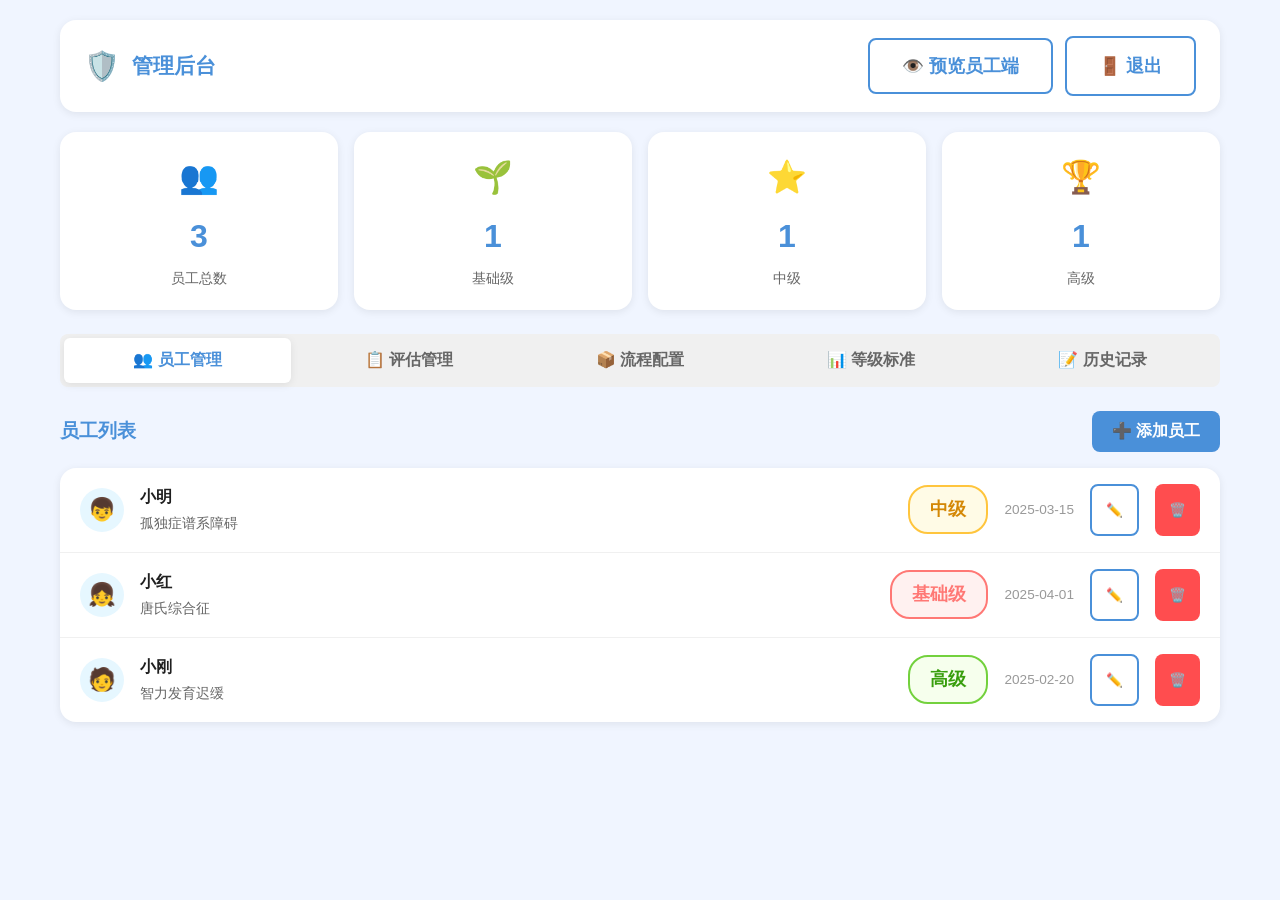
<file: mind-support-app0.1/admin.html>
<!DOCTYPE html>
<html lang="zh-CN">
<head>
  <meta charset="UTF-8">
  <meta name="viewport" content="width=device-width, initial-scale=1.0">
  <title>管理后台 - 心智障碍群体就业支持</title>
  <link rel="stylesheet" href="css/style.css">
  <style>
    .admin-header {
      display: flex;
      align-items: center;
      justify-content: space-between;
      padding: 16px 24px;
      background: var(--bg-card);
      border-radius: var(--radius-md);
      margin-bottom: 20px;
      box-shadow: var(--shadow-sm);
    }

    .admin-header .brand {
      display: flex;
      align-items: center;
      gap: 12px;
      text-decoration: none;
      color: var(--primary);
    }

    .admin-header .brand-icon {
      font-size: 1.8rem;
    }

    .admin-header .brand-text {
      font-size: 1.3rem;
      font-weight: 700;
    }

    .admin-header .header-actions {
      display: flex;
      gap: 12px;
      align-items: center;
    }

    /* ---- 统计卡片 ---- */
    .stats-grid {
      display: grid;
      grid-template-columns: repeat(4, 1fr);
      gap: 16px;
      margin-bottom: 24px;
    }

    .stat-card {
      background: var(--bg-card);
      border-radius: var(--radius-md);
      padding: 20px;
      box-shadow: var(--shadow-sm);
      text-align: center;
    }

    .stat-card .stat-icon {
      font-size: 2rem;
      margin-bottom: 8px;
    }

    .stat-card .stat-value {
      font-size: 2rem;
      font-weight: 700;
      color: var(--primary);
    }

    .stat-card .stat-label {
      font-size: 0.9rem;
      color: var(--text-secondary);
      margin-top: 4px;
    }

    /* ---- Tab面板 ---- */
    .admin-tabs {
      display: flex;
      gap: 4px;
      background: #F0F0F0;
      padding: 4px;
      border-radius: var(--radius-sm);
      margin-bottom: 24px;
    }

    .admin-tab {
      flex: 1;
      padding: 12px 16px;
      text-align: center;
      border-radius: 6px;
      cursor: pointer;
      font-weight: 600;
      color: var(--text-secondary);
      transition: all 0.2s;
      border: none;
      background: transparent;
      font-size: 1rem;
    }

    .admin-tab.active {
      background: white;
      color: var(--primary);
      box-shadow: var(--shadow-sm);
    }

    .admin-tab:hover:not(.active) {
      color: var(--text-primary);
    }

    /* ---- 面板内容 ---- */
    .tab-panel {
      display: none;
      animation: fadeIn 0.3s ease;
    }

    .tab-panel.active {
      display: block;
    }

    /* ---- 员工管理 ---- */
    .employee-list-header {
      display: flex;
      align-items: center;
      justify-content: space-between;
      margin-bottom: 16px;
    }

    .employee-list-header h3 {
      font-size: 1.2rem;
      color: var(--primary);
    }

    .add-btn {
      display: inline-flex;
      align-items: center;
      gap: 6px;
      padding: 10px 20px;
      background: var(--primary);
      color: white;
      border: none;
      border-radius: var(--radius-sm);
      font-size: 1rem;
      font-weight: 600;
      cursor: pointer;
      transition: all 0.2s;
    }

    .add-btn:hover {
      background: var(--primary-dark);
    }

    /* ---- 评估管理 ---- */
    .assessment-config {
      background: var(--bg-card);
      border-radius: var(--radius-md);
      padding: 24px;
      box-shadow: var(--shadow-sm);
      margin-bottom: 20px;
    }

    .assessment-config h3 {
      font-size: 1.2rem;
      color: var(--primary);
      margin-bottom: 16px;
      display: flex;
      align-items: center;
      gap: 8px;
    }

    .config-item {
      display: flex;
      align-items: center;
      justify-content: space-between;
      padding: 12px 0;
      border-bottom: 1px solid #F0F0F0;
    }

    .config-item:last-child {
      border-bottom: none;
    }

    .config-item .config-label {
      font-weight: 600;
      display: flex;
      align-items: center;
      gap: 8px;
    }

    .config-item .config-value {
      display: flex;
      align-items: center;
      gap: 8px;
    }

    .config-item select,
    .config-item input {
      padding: 8px 12px;
      border: 2px solid #E0E0E0;
      border-radius: 6px;
      font-size: 1rem;
      outline: none;
    }

    .config-item select:focus,
    .config-item input:focus {
      border-color: var(--primary);
    }

    /* ---- 工作流程配置 ---- */
    .workflow-config {
      background: var(--bg-card);
      border-radius: var(--radius-md);
      padding: 24px;
      box-shadow: var(--shadow-sm);
      margin-bottom: 20px;
    }

    .workflow-config h3 {
      font-size: 1.2rem;
      color: var(--primary);
      margin-bottom: 16px;
    }

    .workflow-step-config {
      display: flex;
      align-items: center;
      gap: 12px;
      padding: 12px;
      background: var(--bg-main);
      border-radius: var(--radius-sm);
      margin-bottom: 8px;
    }

    .workflow-step-config .step-num {
      width: 36px;
      height: 36px;
      border-radius: 50%;
      background: var(--primary);
      color: white;
      display: flex;
      align-items: center;
      justify-content: center;
      font-weight: 700;
      flex-shrink: 0;
    }

    .workflow-step-config input {
      flex: 1;
      padding: 8px 12px;
      border: 2px solid #E0E0E0;
      border-radius: 6px;
      font-size: 0.95rem;
    }

    .workflow-step-config .remove-step {
      width: 32px;
      height: 32px;
      border-radius: 50%;
      border: none;
      background: var(--danger);
      color: white;
      cursor: pointer;
      font-size: 1.1rem;
      display: flex;
      align-items: center;
      justify-content: center;
    }

    .add-step-btn {
      display: flex;
      align-items: center;
      justify-content: center;
      gap: 8px;
      padding: 12px;
      border: 2px dashed #CCC;
      border-radius: var(--radius-sm);
      background: transparent;
      color: var(--text-secondary);
      font-size: 1rem;
      cursor: pointer;
      width: 100%;
      margin-top: 8px;
      transition: all 0.2s;
    }

    .add-step-btn:hover {
      border-color: var(--primary);
      color: var(--primary);
    }

    /* ---- 等级标准 ---- */
    .level-standard {
      background: var(--bg-card);
      border-radius: var(--radius-md);
      padding: 24px;
      box-shadow: var(--shadow-sm);
      margin-bottom: 20px;
    }

    .level-standard h3 {
      font-size: 1.2rem;
      color: var(--primary);
      margin-bottom: 16px;
    }

    .level-row {
      display: flex;
      align-items: center;
      gap: 16px;
      padding: 16px;
      border-radius: var(--radius-sm);
      margin-bottom: 8px;
    }

    .level-row.low { background: #FFF1F0; }
    .level-row.mid { background: #FFFBE6; }
    .level-row.high { background: #F6FFED; }

    .level-row .level-icon {
      font-size: 2rem;
    }

    .level-row .level-info {
      flex: 1;
    }

    .level-row .level-name {
      font-size: 1.1rem;
      font-weight: 700;
      margin-bottom: 4px;
    }

    .level-row .level-desc {
      font-size: 0.9rem;
      color: var(--text-secondary);
    }

    .level-row .level-score {
      font-size: 1.1rem;
      font-weight: 700;
      color: var(--text-secondary);
    }

    .level-row .level-features {
      display: flex;
      gap: 6px;
      flex-wrap: wrap;
      margin-top: 6px;
    }

    .level-row .feature-tag {
      padding: 3px 10px;
      border-radius: 12px;
      font-size: 0.8rem;
      background: rgba(0,0,0,0.06);
    }

    /* ---- 历史记录 ---- */
    .history-list {
      background: var(--bg-card);
      border-radius: var(--radius-md);
      overflow: hidden;
      box-shadow: var(--shadow-sm);
    }

    .history-item {
      display: flex;
      align-items: center;
      gap: 16px;
      padding: 16px 20px;
      border-bottom: 1px solid #F0F0F0;
      transition: background 0.2s;
    }

    .history-item:hover {
      background: #FAFAFA;
    }

    .history-item:last-child {
      border-bottom: none;
    }

    .history-item .history-avatar {
      width: 44px;
      height: 44px;
      border-radius: 50%;
      background: var(--bg-cool);
      display: flex;
      align-items: center;
      justify-content: center;
      font-size: 1.4rem;
    }

    .history-item .history-info {
      flex: 1;
    }

    .history-item .history-name {
      font-weight: 600;
      margin-bottom: 2px;
    }

    .history-item .history-detail {
      font-size: 0.9rem;
      color: var(--text-secondary);
    }

    .history-item .history-time {
      font-size: 0.85rem;
      color: var(--text-light);
    }

    /* ---- 模态框增强 ---- */
    .modal-form {
      text-align: left;
    }

    .form-group {
      margin-bottom: 16px;
    }

    .form-group label {
      display: block;
      font-weight: 600;
      margin-bottom: 6px;
      color: var(--text-primary);
    }

    .form-group input,
    .form-group select,
    .form-group textarea {
      width: 100%;
      padding: 10px 14px;
      border: 2px solid #E0E0E0;
      border-radius: 8px;
      font-size: 1rem;
      outline: none;
      transition: border-color 0.2s;
    }

    .form-group input:focus,
    .form-group select:focus,
    .form-group textarea:focus {
      border-color: var(--primary);
    }

    .form-group textarea {
      min-height: 80px;
      resize: vertical;
    }

    .form-actions {
      display: flex;
      gap: 12px;
      justify-content: flex-end;
      margin-top: 20px;
    }

    @media (max-width: 768px) {
      .stats-grid {
        grid-template-columns: repeat(2, 1fr);
      }

      .admin-header {
        flex-direction: column;
        gap: 12px;
      }

      .admin-tabs {
        flex-wrap: wrap;
      }

      .admin-tab {
        flex: none;
        padding: 8px 14px;
        font-size: 0.9rem;
      }
    }
  </style>
</head>
<body>
  <div class="app-container">
    <!-- 头部 -->
    <div class="admin-header">
      <a href="index.html" class="brand">
        <span class="brand-icon">🛡️</span>
        <span class="brand-text">管理后台</span>
      </a>
      <div class="header-actions">
        <button class="btn btn-outline" onclick="window.open('employee.html')">👁️ 预览员工端</button>
        <a href="index.html" class="btn btn-outline">🚪 退出</a>
      </div>
    </div>

    <!-- 统计概览 -->
    <div class="stats-grid">
      <div class="stat-card">
        <div class="stat-icon">👥</div>
        <div class="stat-value" id="statTotal">3</div>
        <div class="stat-label">员工总数</div>
      </div>
      <div class="stat-card">
        <div class="stat-icon">🌱</div>
        <div class="stat-value" id="statLow">1</div>
        <div class="stat-label">基础级</div>
      </div>
      <div class="stat-card">
        <div class="stat-icon">⭐</div>
        <div class="stat-value" id="statMid">1</div>
        <div class="stat-label">中级</div>
      </div>
      <div class="stat-card">
        <div class="stat-icon">🏆</div>
        <div class="stat-value" id="statHigh">1</div>
        <div class="stat-label">高级</div>
      </div>
    </div>

    <!-- Tab导航 -->
    <div class="admin-tabs">
      <button class="admin-tab active" onclick="switchTab('employees', this)">👥 员工管理</button>
      <button class="admin-tab" onclick="switchTab('assessment', this)">📋 评估管理</button>
      <button class="admin-tab" onclick="switchTab('workflows', this)">📦 流程配置</button>
      <button class="admin-tab" onclick="switchTab('levels', this)">📊 等级标准</button>
      <button class="admin-tab" onclick="switchTab('history', this)">📝 历史记录</button>
    </div>

    <!-- ===== 员工管理面板 ===== -->
    <div id="tab-employees" class="tab-panel active">
      <div class="employee-list-header">
        <h3>员工列表</h3>
        <button class="add-btn" onclick="showAddEmployeeModal()">➕ 添加员工</button>
      </div>
      <div class="history-list" id="employeeTable"></div>
    </div>

    <!-- ===== 评估管理面板 ===== -->
    <div id="tab-assessment" class="tab-panel">
      <div class="assessment-config">
        <h3>📋 评估项目配置</h3>
        <div class="config-item">
          <span class="config-label">🕐 时钟识别</span>
          <div class="config-value">
            <span>题目数</span>
            <select id="clockCount">
              <option value="3">3题</option>
              <option value="5" selected>5题</option>
              <option value="8">8题</option>
            </select>
          </div>
        </div>
        <div class="config-item">
          <span class="config-label">🔷 图形识别</span>
          <div class="config-value">
            <span>题目数</span>
            <select id="shapeCount">
              <option value="3">3题</option>
              <option value="4" selected>4题</option>
              <option value="6">6题</option>
            </select>
          </div>
        </div>
        <div class="config-item">
          <span class="config-label">🎨 颜色识别</span>
          <div class="config-value">
            <span>题目数</span>
            <select id="colorCount">
              <option value="3">3题</option>
              <option value="4" selected>4题</option>
              <option value="6">6题</option>
            </select>
          </div>
        </div>
        <div class="config-item">
          <span class="config-label">🔢 计数能力</span>
          <div class="config-value">
            <span>题目数</span>
            <select id="countCount">
              <option value="3">3题</option>
              <option value="4" selected>4题</option>
              <option value="6">6题</option>
            </select>
          </div>
        </div>
        <div class="config-item">
          <span class="config-label">📊 等级划分标准</span>
          <div class="config-value">
            <span>基础级 ≤</span>
            <input type="number" id="lowThreshold" value="49" style="width:60px;">
            <span>分</span>
            <span style="margin-left:8px;">高级 ≥</span>
            <input type="number" id="highThreshold" value="80" style="width:60px;">
            <span>分</span>
          </div>
        </div>
        <div style="margin-top:16px; text-align:right;">
          <button class="btn btn-primary" onclick="saveAssessmentConfig()">💾 保存配置</button>
        </div>
      </div>

      <div class="assessment-config">
        <h3>🧪 快速测试评估</h3>
        <p style="color:var(--text-secondary); margin-bottom:16px;">管理员可以预览评估测试内容</p>
        <div style="display:flex; gap:12px; flex-wrap:wrap;">
          <button class="btn btn-outline" onclick="previewTest('clock')">🕐 预览时钟测试</button>
          <button class="btn btn-outline" onclick="previewTest('shape')">🔷 预览图形测试</button>
          <button class="btn btn-outline" onclick="previewTest('color')">🎨 预览颜色测试</button>
          <button class="btn btn-outline" onclick="previewTest('count')">🔢 预览计数测试</button>
        </div>
      </div>
    </div>

    <!-- ===== 流程配置面板 ===== -->
    <div id="tab-workflows" class="tab-panel">
      <div style="display:flex; align-items:center; justify-content:space-between; margin-bottom:20px; flex-wrap:wrap; gap:12px;">
        <h3 style="font-size:1.2rem; color:var(--primary);">📦 工作流程与岗位训练预览</h3>
        <div style="display:flex; gap:8px; align-items:center;">
          <span style="font-size:0.95rem; color:var(--text-secondary); font-weight:600;">切换等级查看：</span>
          <button class="btn btn-outline level-switch-btn active-level" onclick="switchPreviewLevel('low', this)" style="padding:8px 18px; font-size:0.95rem;">🌱 基础级</button>
          <button class="btn btn-outline level-switch-btn" onclick="switchPreviewLevel('medium', this)" style="padding:8px 18px; font-size:0.95rem;">⭐ 中级</button>
          <button class="btn btn-outline level-switch-btn" onclick="switchPreviewLevel('high', this)" style="padding:8px 18px; font-size:0.95rem;">🏆 高级</button>
        </div>
      </div>
      <div id="levelPreviewNote" style="padding:12px 16px; background:var(--bg-warm); border-radius:12px; margin-bottom:20px; font-size:0.95rem; color:var(--text-secondary);">
        💡 当前预览：<strong>🌱 基础级</strong> — 步骤最详细，每一步都有具体指导，适合需要大量支持的员工
      </div>
      <div id="workflowConfigs"></div>
      <div id="trainingPreview" style="margin-top:24px;"></div>
    </div>

    <!-- ===== 等级标准面板 ===== -->
    <div id="tab-levels" class="tab-panel">
      <div class="level-standard">
        <h3>📊 等级划分标准</h3>
        <div class="level-row low">
          <span class="level-icon">🌱</span>
          <div class="level-info">
            <div class="level-name">基础级 (0-49分)</div>
            <div class="level-desc">需要大量支持和详细指导，适合简单重复性工作</div>
            <div class="level-features">
              <span class="feature-tag">大图标界面</span>
              <span class="feature-tag">语音提示</span>
              <span class="feature-tag">单步骤任务</span>
              <span class="feature-tag">频繁提醒</span>
            </div>
          </div>
          <div class="level-score">0-49分</div>
        </div>
        <div class="level-row mid">
          <span class="level-icon">⭐</span>
          <div class="level-info">
            <div class="level-name">中级 (50-79分)</div>
            <div class="level-desc">需要适度支持和定期提醒，可完成多步骤任务</div>
            <div class="level-features">
              <span class="feature-tag">中等图标</span>
              <span class="feature-tag">文字+图标</span>
              <span class="feature-tag">2-3步骤任务</span>
              <span class="feature-tag">定时提醒</span>
            </div>
          </div>
          <div class="level-score">50-79分</div>
        </div>
        <div class="level-row high">
          <span class="level-icon">🏆</span>
          <div class="level-info">
            <div class="level-name">高级 (80-100分)</div>
            <div class="level-desc">需要少量支持，能独立完成大部分任务</div>
            <div class="level-features">
              <span class="feature-tag">标准界面</span>
              <span class="feature-tag">文字为主</span>
              <span class="feature-tag">多步骤任务</span>
              <span class="feature-tag">自主管理</span>
            </div>
          </div>
          <div class="level-score">80-100分</div>
        </div>
      </div>

      <div class="level-standard">
        <h3>🎯 适配岗位建议</h3>
        <div class="level-row low">
          <span class="level-icon">🌱</span>
          <div class="level-info">
            <div class="level-name">基础级适配岗位</div>
            <div class="level-desc">简单包装、物品分类、清洁整理等重复性高的工作</div>
          </div>
        </div>
        <div class="level-row mid">
          <span class="level-icon">⭐</span>
          <div class="level-info">
            <div class="level-name">中级适配岗位</div>
            <div class="level-desc">流水线操作、简单装配、数据录入等有一定步骤的工作</div>
          </div>
        </div>
        <div class="level-row high">
          <span class="level-icon">🏆</span>
          <div class="level-info">
            <div class="level-name">高级适配岗位</div>
            <div class="level-desc">质检、仓储管理、简单客服等需要一定判断力的工作</div>
          </div>
        </div>
      </div>
    </div>

    <!-- ===== 历史记录面板 ===== -->
    <div id="tab-history" class="tab-panel">
      <div class="employee-list-header">
        <h3>评估与操作记录</h3>
        <button class="add-btn" onclick="clearHistory()">🗑️ 清空记录</button>
      </div>
      <div class="history-list" id="historyList"></div>
    </div>
  </div>

  <script src="js/app.js"></script>
  <script src="js/workflow.js"></script>
  <script src="js/training.js"></script>
  <script>
    // ---- 示例员工数据 ----
    const defaultEmployees = [
      { id: 1, name: '小明', type: '孤独症谱系障碍', level: 'medium', joinDate: '2025-03-15', avatar: '👦' },
      { id: 2, name: '小红', type: '唐氏综合征', level: 'low', joinDate: '2025-04-01', avatar: '👧' },
      { id: 3, name: '小刚', type: '智力发育迟缓', level: 'high', joinDate: '2025-02-20', avatar: '🧑' }
    ];

    const defaultHistory = [
      { name: '小明', action: '完成状态评估', detail: '时钟识别 80分 | 图形识别 75分 | 综合等级：中级', time: '2025-04-24 14:30' },
      { name: '小红', action: '完成岗位训练', detail: '方便面包装训练 - 完成 4/4 步骤', time: '2025-04-24 11:20' },
      { name: '小刚', action: '发送沟通需求', detail: '情绪：疲劳 | 需求：休息', time: '2025-04-24 10:15' },
      { name: '小明', action: '完成工作流程', detail: '方便面厂包装流程 - 全部完成', time: '2025-04-23 16:00' },
      { name: '小红', action: '完成状态评估', detail: '时钟识别 40分 | 图形识别 30分 | 综合等级：基础级', time: '2025-04-23 09:30' }
    ];

    // ---- 初始化 ----
    let previewLevel = 'low';

    function init() {
      renderEmployees();
      renderWorkflowConfigs();
      renderHistory();
      updateStats();
      renderLevelPreview();
    }

    // ---- 等级切换预览 ----
    function switchPreviewLevel(level, btn) {
      previewLevel = level;
      document.querySelectorAll('.level-switch-btn').forEach(b => {
        b.classList.remove('active-level');
        b.style.background = '';
        b.style.color = '';
        b.style.borderColor = '';
      });
      btn.classList.add('active-level');
      btn.style.background = 'var(--primary)';
      btn.style.color = 'white';
      btn.style.borderColor = 'var(--primary)';

      const levelInfo = {
        low: { icon: '🌱', name: '基础级', desc: '步骤最详细，每一步都有具体指导，适合需要大量支持的员工' },
        medium: { icon: '⭐', name: '中级', desc: '标准步骤分解，适合有一定能力的员工' },
        high: { icon: '🏆', name: '高级', desc: '步骤精简，适合能独立完成大部分任务的员工' }
      };

      const info = levelInfo[level];
      document.getElementById('levelPreviewNote').innerHTML =
        `💡 当前预览：<strong>${info.icon} ${info.name}</strong> — ${info.desc}`;

      renderLevelPreview();
      App.playSound('click');
    }

    // ---- 渲染等级预览内容 ----
    function renderLevelPreview() {
      renderWorkflowPreview();
      renderTrainingPreview();
    }

    function renderWorkflowPreview() {
      const container = document.getElementById('workflowConfigs');
      if (!container) return;

      // 临时设置等级来获取对应流程
      const origLevel = App.store.get('user_level', 'medium');
      App.store.set('user_level', previewLevel);

      // 使用 Workflow 模块获取数据（如果可用）
      let workflows;
      if (typeof Workflow !== 'undefined' && Workflow.getWorkflowsByLevel) {
        workflows = Workflow.getWorkflowsByLevel();
      } else {
        workflows = getWorkflowsForLevel(previewLevel);
      }

      App.store.set('user_level', origLevel);

      container.innerHTML = '<h3 style="font-size:1.1rem; color:var(--primary); margin-bottom:16px;">📋 工作流程分解</h3>' +
        Object.entries(workflows).map(([key, wf]) => `
          <div class="workflow-config">
            <div style="display:flex; align-items:center; justify-content:space-between; margin-bottom:12px;">
              <h3 style="margin-bottom:0;">${wf.steps[0]?.icon || '📦'} ${wf.name}</h3>
              <span style="font-size:0.9rem; color:var(--text-secondary);">共 ${wf.steps.length} 步</span>
            </div>
            <p style="color:var(--text-secondary); margin-bottom:12px; font-size:0.95rem;">${wf.description}</p>
            ${wf.steps.map((step, i) => `
              <div class="workflow-step-config">
                <div class="step-num">${i + 1}</div>
                <div style="flex:1;">
                  <div style="font-weight:600;">${step.icon} ${step.title}</div>
                  <div style="font-size:0.85rem; color:var(--text-secondary);">${step.desc}</div>
                </div>
              </div>
            `).join('')}
          </div>
        `).join('');
    }

    function renderTrainingPreview() {
      const container = document.getElementById('trainingPreview');
      if (!container) return;

      const origLevel = App.store.get('user_level', 'medium');
      App.store.set('user_level', previewLevel);

      let scenes;
      if (typeof Training !== 'undefined' && Training.getTrainingScenesByLevel) {
        scenes = Training.getTrainingScenesByLevel();
      } else {
        scenes = getTrainingForLevel(previewLevel);
      }

      App.store.set('user_level', origLevel);

      container.innerHTML = '<h3 style="font-size:1.1rem; color:var(--primary); margin-bottom:16px;">🎯 岗位训练分解</h3>' +
        Object.entries(scenes).map(([key, scene]) => `
          <div class="workflow-config">
            <div style="display:flex; align-items:center; justify-content:space-between; margin-bottom:12px;">
              <h3 style="margin-bottom:0;">${scene.steps[0]?.icon || '🎯'} ${scene.name}</h3>
              <span style="font-size:0.9rem; color:var(--text-secondary);">共 ${scene.steps.length} 步</span>
            </div>
            <p style="color:var(--text-secondary); margin-bottom:12px; font-size:0.95rem;">${scene.description}</p>
            ${scene.steps.map((step, i) => `
              <div class="workflow-step-config">
                <div class="step-num">${i + 1}</div>
                <div style="flex:1;">
                  <div style="font-weight:600;">${step.icon} ${step.title}</div>
                  <div style="font-size:0.85rem; color:var(--text-secondary);">${step.hint}</div>
                </div>
              </div>
            `).join('')}
          </div>
        `).join('');
    }

    // 备用：管理员端独立获取数据（当 Workflow/Training 模块未加载时）
    function getWorkflowsForLevel(level) {
      const data = {
        'noodle-factory': { name: '方便面厂包装流程' },
        'assembly-line': { name: '流水线装配流程' }
      };
      const steps = {
        low: {
          'noodle-factory': [
            {title:'走到工位',desc:'慢慢走到你的工作位置',icon:'🚶'},
            {title:'洗手',desc:'用洗手液洗手，擦干净',icon:'🧼'},
            {title:'戴上手套',desc:'拿出一次性手套戴上',icon:'🧤'},
            {title:'拿一个包装盒',desc:'从左边拿一个空包装盒',icon:'📦'},
            {title:'检查包装盒',desc:'看看盒子有没有破损',icon:'👀'},
            {title:'拿一包方便面',desc:'从右边拿一包方便面',icon:'🍜'},
            {title:'放入方便面',desc:'把方便面轻轻放进盒子里',icon:'📥'},
            {title:'拿调料包',desc:'拿一个小调料包',icon:'🧂'},
            {title:'放入调料包',desc:'把调料包放在方便面旁边',icon:'📥'},
            {title:'拿封口胶带',desc:'从工具区拿一段胶带',icon:'📎'},
            {title:'封好盒子',desc:'用胶带把盒子封好',icon:'✂️'},
            {title:'检查封口',desc:'摸一摸胶带贴好了没有',icon:'✋'},
            {title:'放到成品区',desc:'把包装好的盒子放到右边',icon:'📋'},
            {title:'完成一个',desc:'太棒了！再来一个吧',icon:'🎉'}
          ],
          'assembly-line': [
            {title:'走到工位',desc:'慢慢走到你的工作位置',icon:'🚶'},
            {title:'戴上护具',desc:'戴上手套和护目镜',icon:'🥽'},
            {title:'看传送带',desc:'等零件传送到你面前',icon:'👀'},
            {title:'拿住零件',desc:'用一只手轻轻拿住零件',icon:'🤏'},
            {title:'看零件',desc:'检查零件有没有问题',icon:'🔍'},
            {title:'对准位置',desc:'把零件对准安装位置',icon:'🎯'},
            {title:'按下去',desc:'轻轻按下去，听到咔嗒声',icon:'👆'},
            {title:'检查安装',desc:'轻轻拉一拉，确认装好了',icon:'✋'},
            {title:'放回传送带',desc:'把装好的产品放回传送带',icon:'📤'},
            {title:'完成一个',desc:'做得好！等下一个',icon:'🎉'}
          ]
        },
        medium: {
          'noodle-factory': [
            {title:'准备材料',desc:'检查包装盒、方便面、调料包、胶带',icon:'📦'},
            {title:'放入方便面',desc:'将一包方便面放入包装盒',icon:'🍜'},
            {title:'添加调料包',desc:'放入调料包',icon:'🧂'},
            {title:'封口',desc:'用胶带封好包装盒',icon:'✂️'},
            {title:'质量检查',desc:'检查包装是否完好',icon:'✅'},
            {title:'装箱',desc:'将包装好的产品放入成品箱',icon:'📋'}
          ],
          'assembly-line': [
            {title:'拿取零件',desc:'从传送带上拿取零件',icon:'🔧'},
            {title:'检查零件',desc:'确认零件完好无损',icon:'👀'},
            {title:'安装零件',desc:'将零件安装到指定位置',icon:'⚙️'},
            {title:'确认安装',desc:'检查零件是否安装牢固',icon:'✅'}
          ]
        },
        high: {
          'noodle-factory': [
            {title:'包装作业',desc:'完成方便面的装盒、放调料、封口',icon:'📦'},
            {title:'质检',desc:'检查包装完好性并分类',icon:'✅'},
            {title:'装箱入库',desc:'按标准数量装箱并放到指定区域',icon:'📋'}
          ],
          'assembly-line': [
            {title:'装配作业',desc:'完成零件的取料、检查、安装',icon:'⚙️'},
            {title:'自检',desc:'确认安装质量并放回产线',icon:'✅'}
          ]
        }
      };
      const descs = {
        low: { 'noodle-factory': '将方便面包装成盒装产品（详细步骤版）', 'assembly-line': '简单的零件装配工作（详细步骤版）' },
        medium: { 'noodle-factory': '将方便面包装成盒装产品', 'assembly-line': '简单的零件装配工作' },
        high: { 'noodle-factory': '方便面包装流水线作业', 'assembly-line': '流水线装配作业' }
      };
      const result = {};
      Object.entries(data).forEach(([key, wf]) => {
        result[key] = { name: wf.name, description: descs[level][key], steps: steps[level][key] };
      });
      return result;
    }

    function getTrainingForLevel(level) {
      const data = {
        'noodle-packing': { name: '方便面包装训练' },
        'sorting': { name: '物品分类训练' }
      };
      const steps = {
        low: {
          'noodle-packing': [
            {title:'走到工位',hint:'慢慢走到你的工作位置，不要着急',icon:'🚶'},
            {title:'洗干净手',hint:'用洗手液洗手，冲干净，用纸巾擦干',icon:'🧼'},
            {title:'戴手套',hint:'从盒子里拿出一双一次性手套，戴上',icon:'🧤'},
            {title:'拿包装盒',hint:'从左边的架子上拿一个空包装盒',icon:'📦'},
            {title:'检查盒子',hint:'看看盒子有没有坏的地方',icon:'👀'},
            {title:'放方便面',hint:'从右边拿一包方便面，轻轻放进盒子中间',icon:'🍜'},
            {title:'放调料包',hint:'拿一个小调料包，放在方便面旁边',icon:'🧂'},
            {title:'拿胶带',hint:'从工具区拿一段封口胶带',icon:'📎'},
            {title:'贴胶带',hint:'把胶带贴在盒子开口处，按紧',icon:'✂️'},
            {title:'检查一下',hint:'摸一摸胶带贴好了没有，盒子有没有鼓起来',icon:'✅'},
            {title:'放好成品',hint:'把包装好的盒子轻轻放到右边的成品区',icon:'📋'}
          ],
          'sorting': [
            {title:'看第一个物品',hint:'拿起第一个物品，仔细看它的颜色',icon:'👀'},
            {title:'找到对应箱子',hint:'找到和物品一样颜色的箱子',icon:'🔍'},
            {title:'放进去',hint:'把物品轻轻放进箱子里',icon:'📥'},
            {title:'看下一个',hint:'拿起下一个物品，看颜色',icon:'👀'},
            {title:'再找箱子',hint:'找到对应颜色的箱子',icon:'🔍'},
            {title:'放好',hint:'把物品放进去',icon:'📥'},
            {title:'检查一遍',hint:'看看每个箱子里的物品颜色对不对',icon:'✅'}
          ]
        },
        medium: {
          'noodle-packing': [
            {title:'准备材料',hint:'检查包装盒、方便面、调料包、胶带是否齐全',icon:'📦'},
            {title:'放方便面',hint:'将一包方便面放入包装盒',icon:'🍜'},
            {title:'放调料包',hint:'将调料包放在方便面旁边',icon:'🧂'},
            {title:'封口',hint:'用胶带封好包装盒',icon:'✂️'},
            {title:'质检',hint:'检查包装是否完好',icon:'✅'},
            {title:'装箱',hint:'将成品放入成品箱',icon:'📋'}
          ],
          'sorting': [
            {title:'识别颜色',hint:'观察物品的颜色',icon:'🎨'},
            {title:'分类放置',hint:'将相同颜色的物品放在一起',icon:'📂'},
            {title:'检查结果',hint:'确认分类是否正确',icon:'✅'}
          ]
        },
        high: {
          'noodle-packing': [
            {title:'包装',hint:'完成装盒、放调料、封口',icon:'📦'},
            {title:'质检装箱',hint:'检查质量并装箱',icon:'✅'}
          ],
          'sorting': [
            {title:'快速分类',hint:'按颜色快速分类所有物品',icon:'📂'},
            {title:'自检',hint:'确认分类正确',icon:'✅'}
          ]
        }
      };
      const descs = {
        low: { 'noodle-packing': '学习如何包装方便面（详细版）', 'sorting': '学习按颜色分类物品（详细版）' },
        medium: { 'noodle-packing': '学习如何包装方便面', 'sorting': '学习按颜色分类物品' },
        high: { 'noodle-packing': '方便面包装训练', 'sorting': '物品分类训练' }
      };
      const result = {};
      Object.entries(data).forEach(([key, sc]) => {
        result[key] = { name: sc.name, description: descs[level][key], steps: steps[level][key] };
      });
      return result;
    }

    // ---- Tab切换 ----
    function switchTab(tabId, el) {
      document.querySelectorAll('.admin-tab').forEach(t => t.classList.remove('active'));
      document.querySelectorAll('.tab-panel').forEach(p => p.classList.remove('active'));
      el.classList.add('active');
      document.getElementById('tab-' + tabId).classList.add('active');
      App.playSound('click');
    }

    // ---- 员工管理 ----
    function getEmployees() {
      return App.store.get('employees', defaultEmployees);
    }

    function saveEmployees(employees) {
      App.store.set('employees', employees);
      updateStats();
    }

    function renderEmployees() {
      const employees = getEmployees();
      const table = document.getElementById('employeeTable');
      const levelLabels = { low: '基础级', medium: '中级', high: '高级' };
      const levelClasses = { low: 'level-low', medium: 'level-mid', high: 'level-high' };

      table.innerHTML = employees.map(emp => `
        <div class="history-item">
          <div class="history-avatar">${emp.avatar}</div>
          <div class="history-info">
            <div class="history-name">${emp.name}</div>
            <div class="history-detail">${emp.type}</div>
          </div>
          <span class="level-badge ${levelClasses[emp.level]}">${levelLabels[emp.level]}</span>
          <span style="color:var(--text-light); font-size:0.85rem;">${emp.joinDate}</span>
          <button class="btn btn-outline" style="padding:6px 14px; font-size:0.85rem;" onclick="editEmployee(${emp.id})">✏️</button>
          <button class="btn btn-danger" style="padding:6px 14px; font-size:0.85rem;" onclick="deleteEmployee(${emp.id})">🗑️</button>
        </div>
      `).join('');
    }

    function showAddEmployeeModal() {
      App.showModal({
        icon: '➕',
        title: '添加员工',
        content: `
          <div class="modal-form">
            <div class="form-group">
              <label>姓名</label>
              <input type="text" id="empName" placeholder="请输入姓名">
            </div>
            <div class="form-group">
              <label>类型</label>
              <select id="empType">
                <option value="孤独症谱系障碍">孤独症谱系障碍</option>
                <option value="智力发育迟缓">智力发育迟缓</option>
                <option value="唐氏综合征">唐氏综合征</option>
                <option value="脑瘫伴随智力障碍">脑瘫伴随智力障碍</option>
                <option value="其他">其他</option>
              </select>
            </div>
            <div class="form-group">
              <label>初始等级</label>
              <select id="empLevel">
                <option value="low">基础级</option>
                <option value="medium" selected>中级</option>
                <option value="high">高级</option>
              </select>
            </div>
          </div>
        `,
        buttons: [
          { text: '取消', type: 'outline' },
          { text: '✅ 添加', type: 'primary', onClick: addEmployee }
        ]
      });
    }

    function addEmployee() {
      const name = document.getElementById('empName').value.trim();
      const type = document.getElementById('empType').value;
      const level = document.getElementById('empLevel').value;

      if (!name) {
        App.toast('请输入姓名', 'warning');
        return;
      }

      const employees = getEmployees();
      const avatars = ['👦', '👧', '🧑', '👨', '👩', '🧒'];
      employees.push({
        id: Date.now(),
        name,
        type,
        level,
        joinDate: new Date().toISOString().split('T')[0],
        avatar: avatars[Math.floor(Math.random() * avatars.length)]
      });

      saveEmployees(employees);
      renderEmployees();
      App.toast('添加成功！', 'success');
    }

    function editEmployee(id) {
      const employees = getEmployees();
      const emp = employees.find(e => e.id === id);
      if (!emp) return;

      App.showModal({
        icon: '✏️',
        title: `编辑 - ${emp.name}`,
        content: `
          <div class="modal-form">
            <div class="form-group">
              <label>姓名</label>
              <input type="text" id="editEmpName" value="${emp.name}">
            </div>
            <div class="form-group">
              <label>类型</label>
              <select id="editEmpType">
                <option value="孤独症谱系障碍" ${emp.type === '孤独症谱系障碍' ? 'selected' : ''}>孤独症谱系障碍</option>
                <option value="智力发育迟缓" ${emp.type === '智力发育迟缓' ? 'selected' : ''}>智力发育迟缓</option>
                <option value="唐氏综合征" ${emp.type === '唐氏综合征' ? 'selected' : ''}>唐氏综合征</option>
                <option value="脑瘫伴随智力障碍" ${emp.type === '脑瘫伴随智力障碍' ? 'selected' : ''}>脑瘫伴随智力障碍</option>
                <option value="其他" ${emp.type === '其他' ? 'selected' : ''}>其他</option>
              </select>
            </div>
            <div class="form-group">
              <label>等级</label>
              <select id="editEmpLevel">
                <option value="low" ${emp.level === 'low' ? 'selected' : ''}>基础级</option>
                <option value="medium" ${emp.level === 'medium' ? 'selected' : ''}>中级</option>
                <option value="high" ${emp.level === 'high' ? 'selected' : ''}>高级</option>
              </select>
            </div>
          </div>
        `,
        buttons: [
          { text: '取消', type: 'outline' },
          { text: '💾 保存', type: 'primary', onClick: () => {
            emp.name = document.getElementById('editEmpName').value.trim() || emp.name;
            emp.type = document.getElementById('editEmpType').value;
            emp.level = document.getElementById('editEmpLevel').value;
            saveEmployees(employees);
            renderEmployees();
            App.toast('保存成功！', 'success');
          }}
        ]
      });
    }

    function deleteEmployee(id) {
      App.showModal({
        icon: '⚠️',
        title: '确认删除',
        content: '<p>确定要删除该员工吗？此操作不可撤销。</p>',
        buttons: [
          { text: '取消', type: 'outline' },
          { text: '🗑️ 删除', type: 'danger', onClick: () => {
            let employees = getEmployees();
            employees = employees.filter(e => e.id !== id);
            saveEmployees(employees);
            renderEmployees();
            App.toast('已删除', 'success');
          }}
        ]
      });
    }

    function updateStats() {
      const employees = getEmployees();
      document.getElementById('statTotal').textContent = employees.length;
      document.getElementById('statLow').textContent = employees.filter(e => e.level === 'low').length;
      document.getElementById('statMid').textContent = employees.filter(e => e.level === 'medium').length;
      document.getElementById('statHigh').textContent = employees.filter(e => e.level === 'high').length;
    }

    // ---- 评估配置 ----
    function saveAssessmentConfig() {
      const config = {
        clockCount: parseInt(document.getElementById('clockCount').value),
        shapeCount: parseInt(document.getElementById('shapeCount').value),
        colorCount: parseInt(document.getElementById('colorCount').value),
        countCount: parseInt(document.getElementById('countCount').value),
        lowThreshold: parseInt(document.getElementById('lowThreshold').value),
        highThreshold: parseInt(document.getElementById('highThreshold').value)
      };
      App.store.set('assessment_config', config);
      App.toast('配置已保存！', 'success');
    }

    function previewTest(type) {
      window.open(`employee.html?preview=${type}`, '_blank');
    }

    // ---- 工作流程配置 ----
    function getWorkflowConfigs() {
      return App.store.get('workflow_configs', [
        {
          id: 'noodle-factory',
          name: '方便面厂包装流程',
          level: 'medium',
          steps: ['检查包装材料', '放置方便面', '添加调料包', '封口', '质量检查', '装箱']
        },
        {
          id: 'assembly-line',
          name: '流水线装配流程',
          level: 'low',
          steps: ['拿取零件', '检查零件', '安装零件', '确认安装']
        }
      ]);
    }

    function saveWorkflowConfigs(configs) {
      App.store.set('workflow_configs', configs);
    }

    function renderWorkflowConfigs() {
      const configs = getWorkflowConfigs();
      const container = document.getElementById('workflowConfigs');
      const levelLabels = { low: '基础级', medium: '中级', high: '高级' };
      const levelClasses = { low: 'level-low', medium: 'level-mid', high: 'level-high' };
      const stepIcons = ['📦', '🍜', '🧂', '✂️', '✅', '📋', '🔧', '👀', '⚙️', '🧹'];

      container.innerHTML = configs.map((wf, idx) => `
        <div class="workflow-config">
          <div style="display:flex; align-items:center; justify-content:space-between; margin-bottom:16px;">
            <h3 style="margin-bottom:0;">📦 ${wf.name}</h3>
            <div style="display:flex; gap:8px; align-items:center;">
              <span class="level-badge ${levelClasses[wf.level]}">${levelLabels[wf.level]}</span>
              <button class="btn btn-danger" style="padding:6px 12px; font-size:0.85rem;" onclick="deleteWorkflow(${idx})">🗑️</button>
            </div>
          </div>
          ${wf.steps.map((step, si) => `
            <div class="workflow-step-config">
              <div class="step-num">${si + 1}</div>
              <input type="text" value="${step}" onchange="updateWorkflowStep(${idx}, ${si}, this.value)">
              <span style="font-size:1.3rem;">${stepIcons[si % stepIcons.length]}</span>
              <button class="remove-step" onclick="removeWorkflowStep(${idx}, ${si})">×</button>
            </div>
          `).join('')}
          <button class="add-step-btn" onclick="addWorkflowStep(${idx})">➕ 添加步骤</button>
        </div>
      `).join('');
    }

    function addWorkflow() {
      const configs = getWorkflowConfigs();
      configs.push({
        id: 'wf-' + Date.now(),
        name: '新工作流程',
        level: 'medium',
        steps: ['步骤1', '步骤2']
      });
      saveWorkflowConfigs(configs);
      renderWorkflowConfigs();
      App.toast('已添加新流程', 'success');
    }

    function deleteWorkflow(idx) {
      const configs = getWorkflowConfigs();
      configs.splice(idx, 1);
      saveWorkflowConfigs(configs);
      renderWorkflowConfigs();
      App.toast('已删除流程', 'success');
    }

    function addWorkflowStep(wfIdx) {
      const configs = getWorkflowConfigs();
      configs[wfIdx].steps.push(`步骤${configs[wfIdx].steps.length + 1}`);
      saveWorkflowConfigs(configs);
      renderWorkflowConfigs();
    }

    function removeWorkflowStep(wfIdx, stepIdx) {
      const configs = getWorkflowConfigs();
      configs[wfIdx].steps.splice(stepIdx, 1);
      saveWorkflowConfigs(configs);
      renderWorkflowConfigs();
    }

    function updateWorkflowStep(wfIdx, stepIdx, value) {
      const configs = getWorkflowConfigs();
      configs[wfIdx].steps[stepIdx] = value;
      saveWorkflowConfigs(configs);
    }

    // ---- 历史记录 ----
    function getHistory() {
      return App.store.get('history', defaultHistory);
    }

    function renderHistory() {
      const history = getHistory();
      const container = document.getElementById('historyList');

      if (history.length === 0) {
        container.innerHTML = '<div style="text-align:center; padding:40px; color:var(--text-light);">暂无记录</div>';
        return;
      }

      container.innerHTML = history.map(item => `
        <div class="history-item">
          <div class="history-avatar">${item.action.includes('评估') ? '📋' : item.action.includes('训练') ? '🎯' : item.action.includes('沟通') ? '💬' : '📦'}</div>
          <div class="history-info">
            <div class="history-name">${item.name} - ${item.action}</div>
            <div class="history-detail">${item.detail}</div>
          </div>
          <span class="history-time">${item.time}</span>
        </div>
      `).join('');
    }

    function clearHistory() {
      App.showModal({
        icon: '⚠️',
        title: '清空记录',
        content: '<p>确定要清空所有历史记录吗？</p>',
        buttons: [
          { text: '取消', type: 'outline' },
          { text: '🗑️ 清空', type: 'danger', onClick: () => {
            App.store.set('history', []);
            renderHistory();
            App.toast('已清空记录', 'success');
          }}
        ]
      });
    }

    document.addEventListener('DOMContentLoaded', init);
  </script>
</body>
</html>
</file>
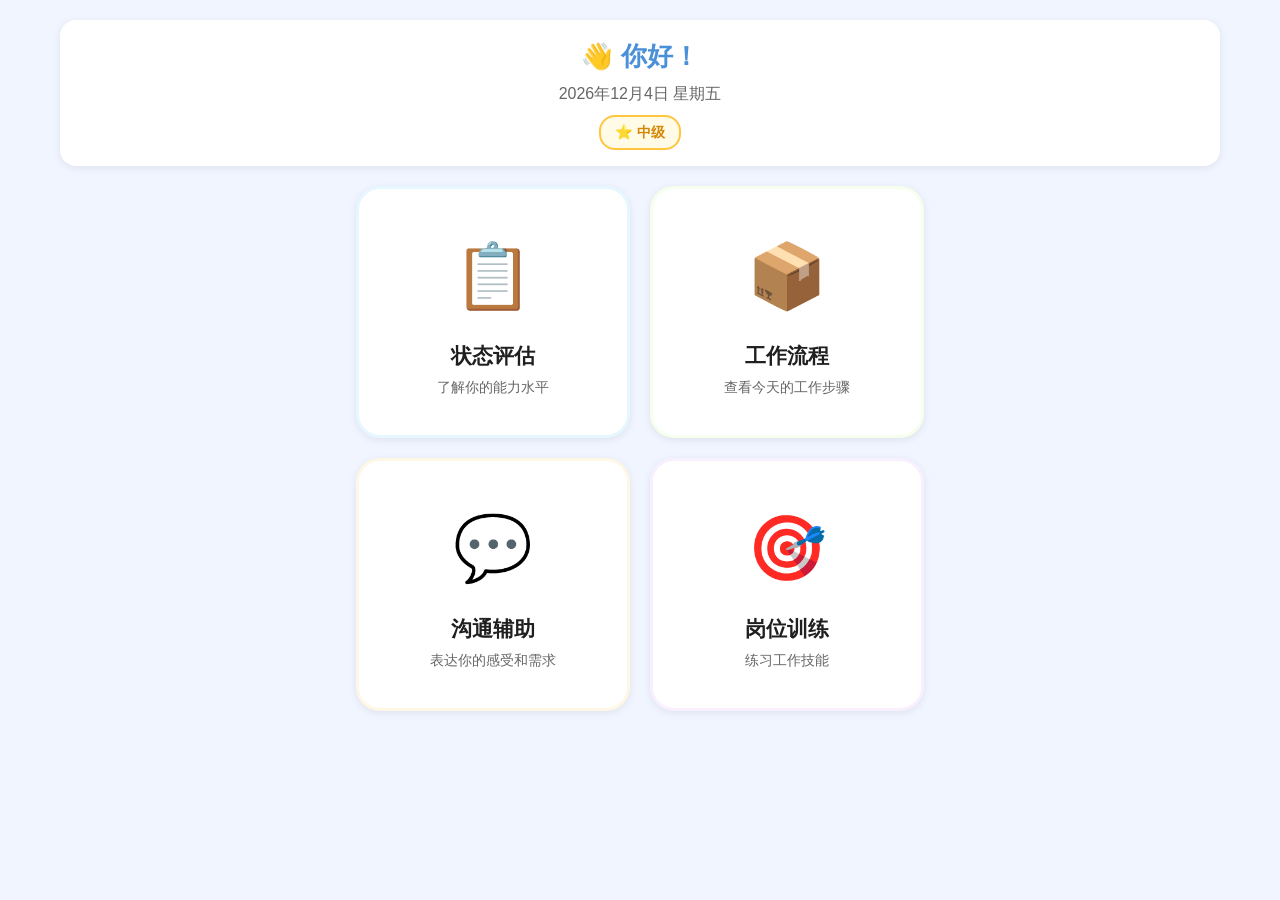
<file: mind-support-app0.1/employee.html>
<!DOCTYPE html>
<html lang="zh-CN">
<head>
  <meta charset="UTF-8">
  <meta name="viewport" content="width=device-width, initial-scale=1.0">
  <title>员工工作台 - 心智障碍群体就业支持</title>
  <link rel="stylesheet" href="css/style.css">
  <link rel="stylesheet" href="css/animations.css">
  <style>
    .employee-header {
      text-align: center;
      padding: 16px;
      background: var(--bg-card);
      border-radius: var(--radius-md);
      margin-bottom: 20px;
      box-shadow: var(--shadow-sm);
    }

    .employee-header .greeting {
      font-size: 1.6rem;
      font-weight: 700;
      color: var(--primary);
      margin-bottom: 4px;
    }

    .employee-header .date-info {
      font-size: 1rem;
      color: var(--text-secondary);
    }

    .level-indicator {
      display: inline-flex;
      align-items: center;
      gap: 6px;
      margin-top: 8px;
      padding: 4px 14px;
      border-radius: 16px;
      font-size: 0.9rem;
      font-weight: 600;
    }

    .main-nav {
      display: grid;
      grid-template-columns: repeat(2, 1fr);
      gap: 20px;
      max-width: 600px;
      margin: 0 auto;
      padding: 0 16px;
    }

    .nav-card {
      display: flex;
      flex-direction: column;
      align-items: center;
      justify-content: center;
      padding: 36px 20px;
      background: var(--bg-card);
      border-radius: var(--radius-lg);
      box-shadow: var(--shadow-sm);
      cursor: pointer;
      transition: all 0.3s;
      text-decoration: none;
      color: var(--text-primary);
      border: 3px solid transparent;
      min-height: 200px;
    }

    .nav-card:hover {
      transform: translateY(-4px);
      box-shadow: var(--shadow-lg);
    }

    .nav-card.assessment { border-color: #E6F7FF; }
    .nav-card.assessment:hover { border-color: var(--primary); background: #F0F9FF; }

    .nav-card.workflow { border-color: #F6FFED; }
    .nav-card.workflow:hover { border-color: var(--secondary); background: #F0FFF0; }

    .nav-card.communication { border-color: #FFF7E6; }
    .nav-card.communication:hover { border-color: var(--warning); background: #FFFCF0; }

    .nav-card.training { border-color: #F9F0FF; }
    .nav-card.training:hover { border-color: #722ED1; background: #F8F0FF; }

    .nav-card .nav-icon {
      font-size: 4rem;
      margin-bottom: 12px;
    }

    .nav-card .nav-label {
      font-size: 1.3rem;
      font-weight: 700;
    }

    .nav-card .nav-desc {
      font-size: 0.9rem;
      color: var(--text-secondary);
      margin-top: 4px;
      text-align: center;
    }

    /* ---- 子页面容器 ---- */
    .sub-page {
      display: none;
      animation: fadeIn 0.3s ease;
    }

    .sub-page.active {
      display: block;
    }

    .sub-header {
      display: flex;
      align-items: center;
      gap: 12px;
      margin-bottom: 24px;
    }

    .sub-header .back-btn {
      margin-bottom: 0;
    }

    .sub-header h2 {
      font-size: 1.4rem;
      color: var(--primary);
    }

    /* ---- 员工端评估界面 ---- */
    .assessment-intro {
      text-align: center;
      padding: 32px;
    }

    .assessment-intro .intro-icon {
      font-size: 4rem;
      margin-bottom: 16px;
    }

    .assessment-intro h2 {
      font-size: 1.5rem;
      color: var(--primary);
      margin-bottom: 12px;
    }

    .assessment-intro p {
      color: var(--text-secondary);
      font-size: 1.05rem;
      margin-bottom: 24px;
    }

    .test-type-grid {
      display: grid;
      grid-template-columns: repeat(2, 1fr);
      gap: 16px;
      max-width: 500px;
      margin: 0 auto;
    }

    .test-type-card {
      padding: 24px 16px;
      background: var(--bg-card);
      border-radius: var(--radius-md);
      text-align: center;
      cursor: pointer;
      transition: all 0.2s;
      border: 3px solid #E8E8E8;
    }

    .test-type-card:hover {
      border-color: var(--primary-light);
      transform: translateY(-2px);
      box-shadow: var(--shadow-md);
    }

    .test-type-card .test-icon {
      font-size: 2.5rem;
      margin-bottom: 8px;
    }

    .test-type-card .test-name {
      font-size: 1.1rem;
      font-weight: 600;
    }

    /* ---- 评估结果页面 ---- */
    .result-container {
      text-align: center;
      padding: 32px;
    }

    .result-container .result-emoji {
      font-size: 5rem;
      margin-bottom: 16px;
    }

    .result-container h2 {
      font-size: 1.6rem;
      margin-bottom: 12px;
    }

    .result-container .result-text {
      color: var(--text-secondary);
      font-size: 1.05rem;
      margin-bottom: 24px;
      max-width: 400px;
      margin-left: auto;
      margin-right: auto;
    }

    .result-scores {
      display: flex;
      justify-content: center;
      gap: 32px;
      margin: 24px 0;
    }

    .result-score-item {
      text-align: center;
    }

    .result-score-item .score-num {
      font-size: 2.5rem;
      font-weight: 700;
      color: var(--primary);
    }

    .result-score-item .score-name {
      font-size: 0.9rem;
      color: var(--text-secondary);
    }

    .result-buttons {
      display: flex;
      gap: 16px;
      justify-content: center;
      margin-top: 24px;
    }

    /* ---- 沟通辅助 ---- */
    .comm-section {
      margin-bottom: 32px;
    }

    .comm-section h3 {
      font-size: 1.2rem;
      color: var(--primary);
      margin-bottom: 16px;
      text-align: center;
    }

    .emotion-display {
      text-align: center;
      padding: 24px;
      background: var(--bg-card);
      border-radius: var(--radius-md);
      margin-bottom: 16px;
      min-height: 120px;
    }

    .emotion-display .current-emotion {
      font-size: 4rem;
      margin-bottom: 8px;
    }

    .emotion-display .emotion-text {
      font-size: 1.2rem;
      font-weight: 600;
      color: var(--text-secondary);
    }

    .need-display {
      text-align: center;
      padding: 24px;
      background: var(--bg-warm);
      border-radius: var(--radius-md);
      margin-top: 16px;
      min-height: 100px;
    }

    .need-display .current-need {
      font-size: 3rem;
      margin-bottom: 8px;
    }

    .need-display .need-text {
      font-size: 1.1rem;
      font-weight: 600;
      color: var(--text-secondary);
    }

    .send-btn-container {
      text-align: center;
      margin-top: 24px;
    }

    /* ---- 工作流程员工视图 ---- */
    .workflow-card {
      background: var(--bg-card);
      border-radius: var(--radius-lg);
      padding: 24px;
      margin-bottom: 20px;
      box-shadow: var(--shadow-sm);
    }

    .workflow-card .workflow-title {
      display: flex;
      align-items: center;
      gap: 12px;
      margin-bottom: 16px;
    }

    .workflow-card .workflow-title .wf-icon {
      font-size: 2rem;
    }

    .workflow-card .workflow-title h3 {
      font-size: 1.2rem;
    }

    .step-card {
      display: flex;
      align-items: center;
      gap: 16px;
      padding: 16px;
      background: var(--bg-main);
      border-radius: var(--radius-md);
      margin-bottom: 8px;
      transition: all 0.3s;
      border-left: 5px solid #E8E8E8;
    }

    .step-card.current {
      border-left-color: var(--primary);
      background: var(--bg-cool);
      animation: pulse 2s infinite;
    }

    .step-card.done {
      border-left-color: var(--success);
      opacity: 0.6;
    }

    .step-card .step-num {
      width: 44px;
      height: 44px;
      border-radius: 50%;
      background: var(--primary);
      color: white;
      display: flex;
      align-items: center;
      justify-content: center;
      font-size: 1.2rem;
      font-weight: 700;
      flex-shrink: 0;
    }

    .step-card.done .step-num {
      background: var(--success);
    }

    .step-card .step-info {
      flex: 1;
    }

    .step-card .step-info .step-name {
      font-size: 1.1rem;
      font-weight: 600;
    }

    .step-card .step-info .step-hint {
      font-size: 0.9rem;
      color: var(--text-secondary);
      margin-top: 2px;
    }

    .step-card .step-emoji {
      font-size: 1.8rem;
    }

    .step-actions {
      display: flex;
      gap: 12px;
      justify-content: center;
      margin-top: 20px;
    }

    /* ---- 训练员工视图 ---- */
    .training-card {
      background: var(--bg-card);
      border-radius: var(--radius-lg);
      padding: 24px;
      margin-bottom: 20px;
      box-shadow: var(--shadow-sm);
      cursor: pointer;
      transition: all 0.3s;
      border: 3px solid transparent;
    }

    .training-card:hover {
      border-color: #722ED1;
      transform: translateY(-2px);
      box-shadow: var(--shadow-md);
    }

    .training-card .training-title {
      display: flex;
      align-items: center;
      gap: 12px;
      margin-bottom: 8px;
    }

    .training-card .training-title .tr-icon {
      font-size: 2rem;
    }

    .training-card .training-title h3 {
      font-size: 1.2rem;
    }

    .training-card .training-desc {
      color: var(--text-secondary);
      font-size: 0.95rem;
    }

    /* ---- 训练进行中界面 ---- */
    .training-session {
      text-align: center;
    }

    .training-session .session-header {
      display: flex;
      align-items: center;
      justify-content: space-between;
      margin-bottom: 24px;
    }

    .training-session .session-title {
      font-size: 1.3rem;
      font-weight: 700;
      color: var(--primary);
    }

    .training-session .step-progress {
      font-size: 1rem;
      color: var(--text-secondary);
    }

    .training-visual {
      background: var(--bg-card);
      border-radius: var(--radius-lg);
      padding: 48px 24px;
      margin: 24px 0;
      box-shadow: var(--shadow-md);
      min-height: 300px;
      display: flex;
      flex-direction: column;
      align-items: center;
      justify-content: center;
    }

    .training-visual .visual-icon {
      font-size: 6rem;
      margin-bottom: 16px;
    }

    .training-visual .visual-title {
      font-size: 1.5rem;
      font-weight: 700;
      margin-bottom: 8px;
    }

    .training-visual .visual-hint {
      font-size: 1.1rem;
      color: var(--text-secondary);
      max-width: 400px;
    }

    .training-actions {
      display: flex;
      gap: 16px;
      justify-content: center;
      margin-top: 24px;
    }

    @media (max-width: 600px) {
      .main-nav {
        grid-template-columns: 1fr;
      }

      .test-type-grid {
        grid-template-columns: 1fr;
      }

      .result-scores {
        flex-direction: column;
        gap: 16px;
      }

      .result-buttons {
        flex-direction: column;
      }
    }
  </style>
</head>
<body>
  <div class="app-container">
    <!-- ===== 主页面 ===== -->
    <div id="mainPage" class="sub-page active">
      <div class="employee-header">
        <div class="greeting">👋 你好！</div>
        <div class="date-info" id="dateInfo"></div>
        <div id="levelBadge" class="level-indicator level-mid">⭐ 中级</div>
      </div>

      <div class="main-nav">
        <div class="nav-card assessment" onclick="showPage('assessmentPage')">
          <span class="nav-icon">📋</span>
          <div class="nav-label">状态评估</div>
          <div class="nav-desc">了解你的能力水平</div>
        </div>

        <div class="nav-card workflow" onclick="showPage('workflowPage')">
          <span class="nav-icon">📦</span>
          <div class="nav-label">工作流程</div>
          <div class="nav-desc">查看今天的工作步骤</div>
        </div>

        <div class="nav-card communication" onclick="showPage('commPage')">
          <span class="nav-icon">💬</span>
          <div class="nav-label">沟通辅助</div>
          <div class="nav-desc">表达你的感受和需求</div>
        </div>

        <div class="nav-card training" onclick="showPage('trainingPage')">
          <span class="nav-icon">🎯</span>
          <div class="nav-label">岗位训练</div>
          <div class="nav-desc">练习工作技能</div>
        </div>
      </div>
    </div>

    <!-- ===== 评估页面 ===== -->
    <div id="assessmentPage" class="sub-page">
      <div class="sub-header">
        <button class="back-btn" onclick="showPage('mainPage')">← 返回</button>
        <h2>📋 状态评估</h2>
      </div>

      <!-- 评估介绍 -->
      <div id="assessmentIntro" class="assessment-intro">
        <div class="intro-icon">🌟</div>
        <h2>让我们来了解一下你的能力</h2>
        <p>选择一个测试开始，不用紧张，尽力就好！</p>
        <div class="test-type-grid">
          <div class="test-type-card" onclick="startTest('clock')">
            <div class="test-icon">🕐</div>
            <div class="test-name">看钟表</div>
          </div>
          <div class="test-type-card" onclick="startTest('shape')">
            <div class="test-icon">🔷</div>
            <div class="test-name">认图形</div>
          </div>
          <div class="test-type-card" onclick="startTest('color')">
            <div class="test-icon">🎨</div>
            <div class="test-name">辨颜色</div>
          </div>
          <div class="test-type-card" onclick="startTest('count')">
            <div class="test-icon">🔢</div>
            <div class="test-name">数一数</div>
          </div>
        </div>
      </div>

      <!-- 评估进行中 -->
      <div id="assessmentTest" class="hidden">
        <div style="text-align:center; margin-bottom:16px;">
          <span id="testTitle" style="font-size:1.3rem; font-weight:700; color:var(--primary);"></span>
        </div>
        <div class="progress-bar">
          <div id="testProgress" class="progress-fill" style="width:0%"></div>
        </div>
        <div id="testContent" class="assessment-area"></div>
      </div>

      <!-- 评估结果 -->
      <div id="assessmentResult" class="hidden result-container">
        <div class="result-emoji" id="resultEmoji">🎉</div>
        <h2 id="resultTitle">评估完成！</h2>
        <p class="result-text" id="resultText"></p>
        <div class="result-scores" id="resultScores"></div>
        <div id="resultLevel" style="margin: 16px 0;"></div>
        <div class="result-buttons">
          <button class="btn btn-primary" onclick="showPage('mainPage')">🏠 回到首页</button>
          <button class="btn btn-outline" onclick="resetAssessment()">🔄 重新评估</button>
        </div>
      </div>
    </div>

    <!-- ===== 工作流程页面 ===== -->
    <div id="workflowPage" class="sub-page">
      <div class="sub-header">
        <button class="back-btn" onclick="showPage('mainPage')">← 返回</button>
        <h2>📦 工作流程</h2>
      </div>
      <div id="workflowList"></div>
    </div>

    <!-- ===== 沟通辅助页面 ===== -->
    <div id="commPage" class="sub-page">
      <div class="sub-header">
        <button class="back-btn" onclick="showPage('mainPage')">← 返回</button>
        <h2>💬 沟通辅助</h2>
      </div>

      <div class="comm-section">
        <h3>😊 你现在感觉怎么样？</h3>
        <div id="emotionGrid" class="emotion-grid"></div>
        <div id="emotionDisplay" class="emotion-display hidden">
          <div class="current-emotion" id="currentEmotion"></div>
          <div class="emotion-text" id="emotionText"></div>
        </div>
      </div>

      <div class="comm-section">
        <h3>🆘 你需要什么？</h3>
        <div id="needsGrid" class="needs-grid"></div>
        <div id="needDisplay" class="need-display hidden">
          <div class="current-need" id="currentNeed"></div>
          <div class="need-text" id="needText"></div>
        </div>
      </div>

      <div class="send-btn-container">
        <button id="sendCommBtn" class="btn btn-primary btn-large hidden" onclick="sendCommunication()">
          📤 告诉辅导员
        </button>
      </div>
    </div>

    <!-- ===== 岗位训练页面 ===== -->
    <div id="trainingPage" class="sub-page">
      <div class="sub-header">
        <button class="back-btn" onclick="showPage('mainPage')">← 返回</button>
        <h2>🎯 岗位训练</h2>
      </div>

      <div id="trainingList"></div>

      <div id="trainingSession" class="hidden training-session">
        <div class="session-header">
          <span class="session-title" id="sessionTitle"></span>
          <span class="step-progress" id="sessionProgress"></span>
        </div>
        <div class="progress-bar">
          <div id="trainingProgress" class="progress-fill" style="width:0%"></div>
        </div>
        <div class="training-visual">
          <div class="visual-icon" id="visualIcon"></div>
          <div class="visual-title" id="visualTitle"></div>
          <div class="visual-hint" id="visualHint"></div>
        </div>
        <div class="training-actions">
          <button class="btn btn-outline" id="prevStepBtn" onclick="trainingPrevStep()">⬅ 上一步</button>
          <button class="btn btn-primary" id="nextStepBtn" onclick="trainingNextStep()">下一步 ➡</button>
        </div>
      </div>
    </div>
  </div>

  <script src="js/app.js"></script>
  <script src="js/animations.js"></script>
  <script src="js/assessment.js"></script>
  <script src="js/workflow.js"></script>
  <script src="js/communication.js"></script>
  <script src="js/training.js"></script>
  <script>
    // ---- 页面导航 ----
    function showPage(pageId) {
      document.querySelectorAll('.sub-page').forEach(p => p.classList.remove('active'));
      document.getElementById(pageId).classList.add('active');
      App.playSound('click');
    }

    // ---- 初始化 ----
    function init() {
      // 显示日期
      const now = new Date();
      const days = ['日', '一', '二', '三', '四', '五', '六'];
      document.getElementById('dateInfo').textContent =
        `${now.getFullYear()}年${now.getMonth()+1}月${now.getDate()}日 星期${days[now.getDay()]}`;

      // 显示等级
      updateLevelBadge();

      // 初始化评估模块（同步已完成状态）
      if (typeof Assessment !== 'undefined' && Assessment.init) {
        Assessment.init();
      }

      // 初始化各模块
      initWorkflow();
      initCommunication();
      initTraining();

      // 初始化评估页面UI（显示锁定/完成状态）
      if (typeof Assessment !== 'undefined' && Assessment.updateIntroUI) {
        Assessment.updateIntroUI();
      }
    }

    function updateLevelBadge() {
      const level = App.getUserLevel();
      const badge = document.getElementById('levelBadge');
      const icons = { low: '🌱', medium: '⭐', high: '🏆' };
      badge.className = `level-indicator level-${level.id === 'medium' ? 'mid' : level.id}`;
      badge.textContent = `${icons[level.id]} ${level.name}`;
    }

    document.addEventListener('DOMContentLoaded', init);
  </script>
</body>
</html>
</file>
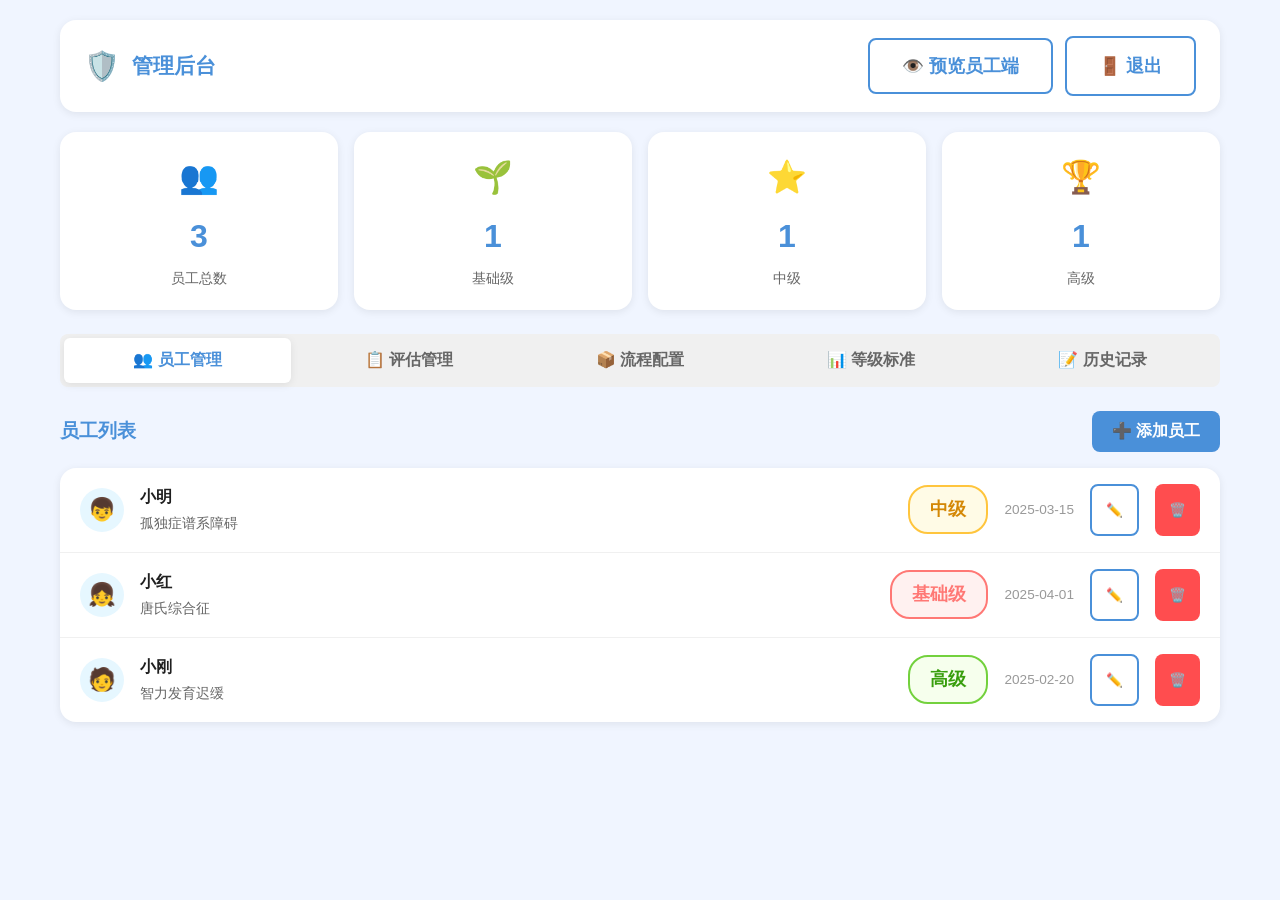
<file: mind-support-app_final/admin.html>
<!DOCTYPE html>
<html lang="zh-CN">
<head>
  <meta charset="UTF-8">
  <meta name="viewport" content="width=device-width, initial-scale=1.0">
  <title>管理后台 - 心智障碍群体就业支持</title>
  <link rel="stylesheet" href="css/style.css">
  <style>
    .admin-header {
      display: flex;
      align-items: center;
      justify-content: space-between;
      padding: 16px 24px;
      background: var(--bg-card);
      border-radius: var(--radius-md);
      margin-bottom: 20px;
      box-shadow: var(--shadow-sm);
    }

    .admin-header .brand {
      display: flex;
      align-items: center;
      gap: 12px;
      text-decoration: none;
      color: var(--primary);
    }

    .admin-header .brand-icon {
      font-size: 1.8rem;
    }

    .admin-header .brand-text {
      font-size: 1.3rem;
      font-weight: 700;
    }

    .admin-header .header-actions {
      display: flex;
      gap: 12px;
      align-items: center;
    }

    /* ---- 统计卡片 ---- */
    .stats-grid {
      display: grid;
      grid-template-columns: repeat(4, 1fr);
      gap: 16px;
      margin-bottom: 24px;
    }

    .stat-card {
      background: var(--bg-card);
      border-radius: var(--radius-md);
      padding: 20px;
      box-shadow: var(--shadow-sm);
      text-align: center;
    }

    .stat-card .stat-icon {
      font-size: 2rem;
      margin-bottom: 8px;
    }

    .stat-card .stat-value {
      font-size: 2rem;
      font-weight: 700;
      color: var(--primary);
    }

    .stat-card .stat-label {
      font-size: 0.9rem;
      color: var(--text-secondary);
      margin-top: 4px;
    }

    /* ---- Tab面板 ---- */
    .admin-tabs {
      display: flex;
      gap: 4px;
      background: #F0F0F0;
      padding: 4px;
      border-radius: var(--radius-sm);
      margin-bottom: 24px;
    }

    .admin-tab {
      flex: 1;
      padding: 12px 16px;
      text-align: center;
      border-radius: 6px;
      cursor: pointer;
      font-weight: 600;
      color: var(--text-secondary);
      transition: all 0.2s;
      border: none;
      background: transparent;
      font-size: 1rem;
    }

    .admin-tab.active {
      background: white;
      color: var(--primary);
      box-shadow: var(--shadow-sm);
    }

    .admin-tab:hover:not(.active) {
      color: var(--text-primary);
    }

    /* ---- 面板内容 ---- */
    .tab-panel {
      display: none;
      animation: fadeIn 0.3s ease;
    }

    .tab-panel.active {
      display: block;
    }

    /* ---- 员工管理 ---- */
    .employee-list-header {
      display: flex;
      align-items: center;
      justify-content: space-between;
      margin-bottom: 16px;
    }

    .employee-list-header h3 {
      font-size: 1.2rem;
      color: var(--primary);
    }

    .add-btn {
      display: inline-flex;
      align-items: center;
      gap: 6px;
      padding: 10px 20px;
      background: var(--primary);
      color: white;
      border: none;
      border-radius: var(--radius-sm);
      font-size: 1rem;
      font-weight: 600;
      cursor: pointer;
      transition: all 0.2s;
    }

    .add-btn:hover {
      background: var(--primary-dark);
    }

    /* ---- 评估管理 ---- */
    .assessment-config {
      background: var(--bg-card);
      border-radius: var(--radius-md);
      padding: 24px;
      box-shadow: var(--shadow-sm);
      margin-bottom: 20px;
    }

    .assessment-config h3 {
      font-size: 1.2rem;
      color: var(--primary);
      margin-bottom: 16px;
      display: flex;
      align-items: center;
      gap: 8px;
    }

    .config-item {
      display: flex;
      align-items: center;
      justify-content: space-between;
      padding: 12px 0;
      border-bottom: 1px solid #F0F0F0;
    }

    .config-item:last-child {
      border-bottom: none;
    }

    .config-item .config-label {
      font-weight: 600;
      display: flex;
      align-items: center;
      gap: 8px;
    }

    .config-item .config-value {
      display: flex;
      align-items: center;
      gap: 8px;
    }

    .config-item select,
    .config-item input {
      padding: 8px 12px;
      border: 2px solid #E0E0E0;
      border-radius: 6px;
      font-size: 1rem;
      outline: none;
    }

    .config-item select:focus,
    .config-item input:focus {
      border-color: var(--primary);
    }

    /* ---- 工作流程配置 ---- */
    .workflow-config {
      background: var(--bg-card);
      border-radius: var(--radius-md);
      padding: 24px;
      box-shadow: var(--shadow-sm);
      margin-bottom: 20px;
    }

    .workflow-config h3 {
      font-size: 1.2rem;
      color: var(--primary);
      margin-bottom: 16px;
    }

    .workflow-step-config {
      display: flex;
      align-items: center;
      gap: 12px;
      padding: 12px;
      background: var(--bg-main);
      border-radius: var(--radius-sm);
      margin-bottom: 8px;
    }

    .workflow-step-config .step-num {
      width: 36px;
      height: 36px;
      border-radius: 50%;
      background: var(--primary);
      color: white;
      display: flex;
      align-items: center;
      justify-content: center;
      font-weight: 700;
      flex-shrink: 0;
    }

    .workflow-step-config input {
      flex: 1;
      padding: 8px 12px;
      border: 2px solid #E0E0E0;
      border-radius: 6px;
      font-size: 0.95rem;
    }

    .workflow-step-config .remove-step {
      width: 32px;
      height: 32px;
      border-radius: 50%;
      border: none;
      background: var(--danger);
      color: white;
      cursor: pointer;
      font-size: 1.1rem;
      display: flex;
      align-items: center;
      justify-content: center;
    }

    .add-step-btn {
      display: flex;
      align-items: center;
      justify-content: center;
      gap: 8px;
      padding: 12px;
      border: 2px dashed #CCC;
      border-radius: var(--radius-sm);
      background: transparent;
      color: var(--text-secondary);
      font-size: 1rem;
      cursor: pointer;
      width: 100%;
      margin-top: 8px;
      transition: all 0.2s;
    }

    .add-step-btn:hover {
      border-color: var(--primary);
      color: var(--primary);
    }

    /* ---- 等级标准 ---- */
    .level-standard {
      background: var(--bg-card);
      border-radius: var(--radius-md);
      padding: 24px;
      box-shadow: var(--shadow-sm);
      margin-bottom: 20px;
    }

    .level-standard h3 {
      font-size: 1.2rem;
      color: var(--primary);
      margin-bottom: 16px;
    }

    .level-row {
      display: flex;
      align-items: center;
      gap: 16px;
      padding: 16px;
      border-radius: var(--radius-sm);
      margin-bottom: 8px;
    }

    .level-row.low { background: #FFF1F0; }
    .level-row.mid { background: #FFFBE6; }
    .level-row.high { background: #F6FFED; }

    .level-row .level-icon {
      font-size: 2rem;
    }

    .level-row .level-info {
      flex: 1;
    }

    .level-row .level-name {
      font-size: 1.1rem;
      font-weight: 700;
      margin-bottom: 4px;
    }

    .level-row .level-desc {
      font-size: 0.9rem;
      color: var(--text-secondary);
    }

    .level-row .level-score {
      font-size: 1.1rem;
      font-weight: 700;
      color: var(--text-secondary);
    }

    .level-row .level-features {
      display: flex;
      gap: 6px;
      flex-wrap: wrap;
      margin-top: 6px;
    }

    .level-row .feature-tag {
      padding: 3px 10px;
      border-radius: 12px;
      font-size: 0.8rem;
      background: rgba(0,0,0,0.06);
    }

    /* ---- 历史记录 ---- */
    .history-list {
      background: var(--bg-card);
      border-radius: var(--radius-md);
      overflow: hidden;
      box-shadow: var(--shadow-sm);
    }

    .history-item {
      display: flex;
      align-items: center;
      gap: 16px;
      padding: 16px 20px;
      border-bottom: 1px solid #F0F0F0;
      transition: background 0.2s;
    }

    .history-item:hover {
      background: #FAFAFA;
    }

    .history-item:last-child {
      border-bottom: none;
    }

    .history-item .history-avatar {
      width: 44px;
      height: 44px;
      border-radius: 50%;
      background: var(--bg-cool);
      display: flex;
      align-items: center;
      justify-content: center;
      font-size: 1.4rem;
    }

    .history-item .history-info {
      flex: 1;
    }

    .history-item .history-name {
      font-weight: 600;
      margin-bottom: 2px;
    }

    .history-item .history-detail {
      font-size: 0.9rem;
      color: var(--text-secondary);
    }

    .history-item .history-time {
      font-size: 0.85rem;
      color: var(--text-light);
    }

    /* ---- 模态框增强 ---- */
    .modal-form {
      text-align: left;
    }

    .form-group {
      margin-bottom: 16px;
    }

    .form-group label {
      display: block;
      font-weight: 600;
      margin-bottom: 6px;
      color: var(--text-primary);
    }

    .form-group input,
    .form-group select,
    .form-group textarea {
      width: 100%;
      padding: 10px 14px;
      border: 2px solid #E0E0E0;
      border-radius: 8px;
      font-size: 1rem;
      outline: none;
      transition: border-color 0.2s;
    }

    .form-group input:focus,
    .form-group select:focus,
    .form-group textarea:focus {
      border-color: var(--primary);
    }

    .form-group textarea {
      min-height: 80px;
      resize: vertical;
    }

    .form-actions {
      display: flex;
      gap: 12px;
      justify-content: flex-end;
      margin-top: 20px;
    }

    @media (max-width: 768px) {
      .stats-grid {
        grid-template-columns: repeat(2, 1fr);
      }

      .admin-header {
        flex-direction: column;
        gap: 12px;
      }

      .admin-tabs {
        flex-wrap: wrap;
      }

      .admin-tab {
        flex: none;
        padding: 8px 14px;
        font-size: 0.9rem;
      }
    }
  </style>
</head>
<body>
  <div class="app-container">
    <!-- 头部 -->
    <div class="admin-header">
      <a href="index.html" class="brand">
        <span class="brand-icon">🛡️</span>
        <span class="brand-text">管理后台</span>
      </a>
      <div class="header-actions">
        <button class="btn btn-outline" onclick="window.open('employee.html')">👁️ 预览员工端</button>
        <a href="index.html" class="btn btn-outline">🚪 退出</a>
      </div>
    </div>

    <!-- 统计概览 -->
    <div class="stats-grid">
      <div class="stat-card">
        <div class="stat-icon">👥</div>
        <div class="stat-value" id="statTotal">3</div>
        <div class="stat-label">员工总数</div>
      </div>
      <div class="stat-card">
        <div class="stat-icon">🌱</div>
        <div class="stat-value" id="statLow">1</div>
        <div class="stat-label">基础级</div>
      </div>
      <div class="stat-card">
        <div class="stat-icon">⭐</div>
        <div class="stat-value" id="statMid">1</div>
        <div class="stat-label">中级</div>
      </div>
      <div class="stat-card">
        <div class="stat-icon">🏆</div>
        <div class="stat-value" id="statHigh">1</div>
        <div class="stat-label">高级</div>
      </div>
    </div>

    <!-- Tab导航 -->
    <div class="admin-tabs">
      <button class="admin-tab active" onclick="switchTab('employees', this)">👥 员工管理</button>
      <button class="admin-tab" onclick="switchTab('assessment', this)">📋 评估管理</button>
      <button class="admin-tab" onclick="switchTab('workflows', this)">📦 流程配置</button>
      <button class="admin-tab" onclick="switchTab('levels', this)">📊 等级标准</button>
      <button class="admin-tab" onclick="switchTab('history', this)">📝 历史记录</button>
    </div>

    <!-- ===== 员工管理面板 ===== -->
    <div id="tab-employees" class="tab-panel active">
      <div class="employee-list-header">
        <h3>员工列表</h3>
        <button class="add-btn" onclick="showAddEmployeeModal()">➕ 添加员工</button>
      </div>
      <div class="history-list" id="employeeTable"></div>
    </div>

    <!-- ===== 评估管理面板 ===== -->
    <div id="tab-assessment" class="tab-panel">
      <div class="assessment-config">
        <h3>📋 评估项目配置</h3>
        <div class="config-item">
          <span class="config-label">🕐 时钟识别</span>
          <div class="config-value">
            <span>题目数</span>
            <select id="clockCount">
              <option value="3">3题</option>
              <option value="5" selected>5题</option>
              <option value="8">8题</option>
            </select>
          </div>
        </div>
        <div class="config-item">
          <span class="config-label">🔷 图形识别</span>
          <div class="config-value">
            <span>题目数</span>
            <select id="shapeCount">
              <option value="3">3题</option>
              <option value="4" selected>4题</option>
              <option value="6">6题</option>
            </select>
          </div>
        </div>
        <div class="config-item">
          <span class="config-label">🎨 颜色识别</span>
          <div class="config-value">
            <span>题目数</span>
            <select id="colorCount">
              <option value="3">3题</option>
              <option value="4" selected>4题</option>
              <option value="6">6题</option>
            </select>
          </div>
        </div>
        <div class="config-item">
          <span class="config-label">🔢 计数能力</span>
          <div class="config-value">
            <span>题目数</span>
            <select id="countCount">
              <option value="3">3题</option>
              <option value="4" selected>4题</option>
              <option value="6">6题</option>
            </select>
          </div>
        </div>
        <div class="config-item">
          <span class="config-label">📊 等级划分标准</span>
          <div class="config-value">
            <span>基础级 ≤</span>
            <input type="number" id="lowThreshold" value="49" style="width:60px;">
            <span>分</span>
            <span style="margin-left:8px;">高级 ≥</span>
            <input type="number" id="highThreshold" value="80" style="width:60px;">
            <span>分</span>
          </div>
        </div>
        <div style="margin-top:16px; text-align:right;">
          <button class="btn btn-primary" onclick="saveAssessmentConfig()">💾 保存配置</button>
        </div>
      </div>

      <div class="assessment-config">
        <h3>🧪 快速测试评估</h3>
        <p style="color:var(--text-secondary); margin-bottom:16px;">管理员可以预览评估测试内容</p>
        <div style="display:flex; gap:12px; flex-wrap:wrap;">
          <button class="btn btn-outline" onclick="previewTest('clock')">🕐 预览时钟测试</button>
          <button class="btn btn-outline" onclick="previewTest('shape')">🔷 预览图形测试</button>
          <button class="btn btn-outline" onclick="previewTest('color')">🎨 预览颜色测试</button>
          <button class="btn btn-outline" onclick="previewTest('count')">🔢 预览计数测试</button>
        </div>
      </div>
    </div>

    <!-- ===== 流程配置面板 ===== -->
    <div id="tab-workflows" class="tab-panel">
      <div style="display:flex; align-items:center; justify-content:space-between; margin-bottom:20px; flex-wrap:wrap; gap:12px;">
        <h3 style="font-size:1.2rem; color:var(--primary);">📦 工作流程与岗位训练预览</h3>
        <div style="display:flex; gap:8px; align-items:center;">
          <span style="font-size:0.95rem; color:var(--text-secondary); font-weight:600;">切换等级查看：</span>
          <button class="btn btn-outline level-switch-btn active-level" onclick="switchPreviewLevel('low', this)" style="padding:8px 18px; font-size:0.95rem;">🌱 基础级</button>
          <button class="btn btn-outline level-switch-btn" onclick="switchPreviewLevel('medium', this)" style="padding:8px 18px; font-size:0.95rem;">⭐ 中级</button>
          <button class="btn btn-outline level-switch-btn" onclick="switchPreviewLevel('high', this)" style="padding:8px 18px; font-size:0.95rem;">🏆 高级</button>
        </div>
      </div>
      <div id="levelPreviewNote" style="padding:12px 16px; background:var(--bg-warm); border-radius:12px; margin-bottom:20px; font-size:0.95rem; color:var(--text-secondary);">
        💡 当前预览：<strong>🌱 基础级</strong> — 步骤最详细，每一步都有具体指导，适合需要大量支持的员工
      </div>
      <div id="workflowConfigs"></div>
      <div id="trainingPreview" style="margin-top:24px;"></div>
    </div>

    <!-- ===== 等级标准面板 ===== -->
    <div id="tab-levels" class="tab-panel">
      <div class="level-standard">
        <h3>📊 等级划分标准（参考国标）</h3>
        <div class="level-row low">
          <span class="level-icon">🌱</span>
          <div class="level-info">
            <div class="level-name">基础级 (0-40分)</div>
            <div class="level-desc">基础认知弱、指令只能单步、注意力短</div>
            <div class="level-features">
              <span class="feature-tag">大图标界面</span>
              <span class="feature-tag">语音提示</span>
              <span class="feature-tag">单步骤任务</span>
              <span class="feature-tag">频繁提醒</span>
            </div>
          </div>
          <div class="level-score">0-40分</div>
        </div>
        <div class="level-row mid">
          <span class="level-icon">⭐</span>
          <div class="level-info">
            <div class="level-name">中级 (41-70分)</div>
            <div class="level-desc">能理解2步指令、会简单操作、情绪较稳定</div>
            <div class="level-features">
              <span class="feature-tag">中等图标</span>
              <span class="feature-tag">文字+图标</span>
              <span class="feature-tag">2-3步骤任务</span>
              <span class="feature-tag">定时提醒</span>
            </div>
          </div>
          <div class="level-score">41-70分</div>
        </div>
        <div class="level-row high">
          <span class="level-icon">🏆</span>
          <div class="level-info">
            <div class="level-name">高级 (71-100分)</div>
            <div class="level-desc">理解多步骤、注意力好、会表达、适应变化</div>
            <div class="level-features">
              <span class="feature-tag">标准界面</span>
              <span class="feature-tag">文字为主</span>
              <span class="feature-tag">多步骤任务</span>
              <span class="feature-tag">自主管理</span>
            </div>
          </div>
          <div class="level-score">71-100分</div>
        </div>
      </div>

      <div class="level-standard">
        <h3>🎯 适配岗位建议</h3>
        <div class="level-row low">
          <span class="level-icon">🌱</span>
          <div class="level-info">
            <div class="level-name">基础级适配岗位</div>
            <div class="level-desc">纯单一动作（放料、递物品、简单装箱）</div>
          </div>
        </div>
        <div class="level-row mid">
          <span class="level-icon">⭐</span>
          <div class="level-info">
            <div class="level-name">中级适配岗位</div>
            <div class="level-desc">2-3步流水线（方便面装袋+封口、贴标+装箱）</div>
          </div>
        </div>
        <div class="level-row high">
          <span class="level-icon">🏆</span>
          <div class="level-info">
            <div class="level-name">高级适配岗位</div>
            <div class="level-desc">多步骤+简单质检（分拣、点数、分类、检查不良品）</div>
          </div>
        </div>
      </div>
    </div>

    <!-- ===== 历史记录面板 ===== -->
    <div id="tab-history" class="tab-panel">
      <div class="employee-list-header">
        <h3>评估与操作记录</h3>
        <button class="add-btn" onclick="clearHistory()">🗑️ 清空记录</button>
      </div>
      <div class="history-list" id="historyList"></div>
    </div>
  </div>

  <script src="js/app.js"></script>
  <script src="js/workflow.js"></script>
  <script src="js/training.js"></script>
  <script>
    // ---- 示例员工数据 ----
    const defaultEmployees = [
      { id: 1, name: '小明', type: '孤独症谱系障碍', level: 'medium', joinDate: '2025-03-15', avatar: '👦' },
      { id: 2, name: '小红', type: '唐氏综合征', level: 'low', joinDate: '2025-04-01', avatar: '👧' },
      { id: 3, name: '小刚', type: '智力发育迟缓', level: 'high', joinDate: '2025-02-20', avatar: '🧑' }
    ];

    const defaultHistory = [
      { name: '小明', action: '完成状态评估', detail: '时钟识别 80分 | 图形识别 75分 | 综合等级：中级', time: '2025-04-24 14:30' },
      { name: '小红', action: '完成岗位训练', detail: '方便面包装训练 - 完成 4/4 步骤', time: '2025-04-24 11:20' },
      { name: '小刚', action: '发送沟通需求', detail: '情绪：疲劳 | 需求：休息', time: '2025-04-24 10:15' },
      { name: '小明', action: '完成工作流程', detail: '方便面厂包装流程 - 全部完成', time: '2025-04-23 16:00' },
      { name: '小红', action: '完成状态评估', detail: '时钟识别 40分 | 图形识别 30分 | 综合等级：基础级', time: '2025-04-23 09:30' }
    ];

    // ---- 初始化 ----
    let previewLevel = 'low';

    function init() {
      renderEmployees();
      renderWorkflowConfigs();
      renderHistory();
      updateStats();
      renderLevelPreview();
    }

    // ---- 等级切换预览 ----
    function switchPreviewLevel(level, btn) {
      previewLevel = level;
      document.querySelectorAll('.level-switch-btn').forEach(b => {
        b.classList.remove('active-level');
        b.style.background = '';
        b.style.color = '';
        b.style.borderColor = '';
      });
      btn.classList.add('active-level');
      btn.style.background = 'var(--primary)';
      btn.style.color = 'white';
      btn.style.borderColor = 'var(--primary)';

      const levelInfo = {
        low: { icon: '🌱', name: '基础级', desc: '步骤最详细，每一步都有具体指导，适合需要大量支持的员工' },
        medium: { icon: '⭐', name: '中级', desc: '标准步骤分解，适合有一定能力的员工' },
        high: { icon: '🏆', name: '高级', desc: '步骤精简，适合能独立完成大部分任务的员工' }
      };

      const info = levelInfo[level];
      document.getElementById('levelPreviewNote').innerHTML =
        `💡 当前预览：<strong>${info.icon} ${info.name}</strong> — ${info.desc}`;

      renderLevelPreview();
      App.playSound('click');
    }

    // ---- 渲染等级预览内容 ----
    function renderLevelPreview() {
      renderWorkflowPreview();
      renderTrainingPreview();
    }

    function renderWorkflowPreview() {
      const container = document.getElementById('workflowConfigs');
      if (!container) return;

      // 临时设置等级来获取对应流程
      const origLevel = App.store.get('user_level', 'medium');
      App.store.set('user_level', previewLevel);

      // 使用 Workflow 模块获取数据（如果可用）
      let workflows;
      if (typeof Workflow !== 'undefined' && Workflow.getWorkflowsByLevel) {
        workflows = Workflow.getWorkflowsByLevel();
      } else {
        workflows = getWorkflowsForLevel(previewLevel);
      }

      App.store.set('user_level', origLevel);

      container.innerHTML = '<h3 style="font-size:1.1rem; color:var(--primary); margin-bottom:16px;">📋 工作流程分解</h3>' +
        Object.entries(workflows).map(([key, wf]) => `
          <div class="workflow-config">
            <div style="display:flex; align-items:center; justify-content:space-between; margin-bottom:12px;">
              <h3 style="margin-bottom:0;">${wf.steps[0]?.icon || '📦'} ${wf.name}</h3>
              <span style="font-size:0.9rem; color:var(--text-secondary);">共 ${wf.steps.length} 步</span>
            </div>
            <p style="color:var(--text-secondary); margin-bottom:12px; font-size:0.95rem;">${wf.description}</p>
            ${wf.steps.map((step, i) => `
              <div class="workflow-step-config">
                <div class="step-num">${i + 1}</div>
                <div style="flex:1;">
                  <div style="font-weight:600;">${step.icon} ${step.title}</div>
                  <div style="font-size:0.85rem; color:var(--text-secondary);">${step.desc}</div>
                </div>
              </div>
            `).join('')}
          </div>
        `).join('');
    }

    function renderTrainingPreview() {
      const container = document.getElementById('trainingPreview');
      if (!container) return;

      const origLevel = App.store.get('user_level', 'medium');
      App.store.set('user_level', previewLevel);

      let scenes;
      if (typeof Training !== 'undefined' && Training.getTrainingScenesByLevel) {
        scenes = Training.getTrainingScenesByLevel();
      } else {
        scenes = getTrainingForLevel(previewLevel);
      }

      App.store.set('user_level', origLevel);

      container.innerHTML = '<h3 style="font-size:1.1rem; color:var(--primary); margin-bottom:16px;">🎯 岗位训练分解</h3>' +
        Object.entries(scenes).map(([key, scene]) => `
          <div class="workflow-config">
            <div style="display:flex; align-items:center; justify-content:space-between; margin-bottom:12px;">
              <h3 style="margin-bottom:0;">${scene.steps[0]?.icon || '🎯'} ${scene.name}</h3>
              <span style="font-size:0.9rem; color:var(--text-secondary);">共 ${scene.steps.length} 步</span>
            </div>
            <p style="color:var(--text-secondary); margin-bottom:12px; font-size:0.95rem;">${scene.description}</p>
            ${scene.steps.map((step, i) => `
              <div class="workflow-step-config">
                <div class="step-num">${i + 1}</div>
                <div style="flex:1;">
                  <div style="font-weight:600;">${step.icon} ${step.title}</div>
                  <div style="font-size:0.85rem; color:var(--text-secondary);">${step.hint}</div>
                </div>
              </div>
            `).join('')}
          </div>
        `).join('');
    }

    // 备用：管理员端独立获取数据（当 Workflow/Training 模块未加载时）
    function getWorkflowsForLevel(level) {
      const data = {
        'noodle-factory': { name: '方便面厂包装流程' },
        'assembly-line': { name: '流水线装配流程' }
      };
      const steps = {
        low: {
          'noodle-factory': [
            {title:'走到工位',desc:'慢慢走到你的工作位置',icon:'🚶'},
            {title:'洗手',desc:'用洗手液洗手，擦干净',icon:'🧼'},
            {title:'戴上手套',desc:'拿出一次性手套戴上',icon:'🧤'},
            {title:'拿一个包装盒',desc:'从左边拿一个空包装盒',icon:'📦'},
            {title:'检查包装盒',desc:'看看盒子有没有破损',icon:'👀'},
            {title:'拿一包方便面',desc:'从右边拿一包方便面',icon:'🍜'},
            {title:'放入方便面',desc:'把方便面轻轻放进盒子里',icon:'📥'},
            {title:'拿调料包',desc:'拿一个小调料包',icon:'🧂'},
            {title:'放入调料包',desc:'把调料包放在方便面旁边',icon:'📥'},
            {title:'拿封口胶带',desc:'从工具区拿一段胶带',icon:'📎'},
            {title:'封好盒子',desc:'用胶带把盒子封好',icon:'✂️'},
            {title:'检查封口',desc:'摸一摸胶带贴好了没有',icon:'✋'},
            {title:'放到成品区',desc:'把包装好的盒子放到右边',icon:'📋'},
            {title:'完成一个',desc:'太棒了！再来一个吧',icon:'🎉'}
          ],
          'assembly-line': [
            {title:'走到工位',desc:'慢慢走到你的工作位置',icon:'🚶'},
            {title:'戴上护具',desc:'戴上手套和护目镜',icon:'🥽'},
            {title:'看传送带',desc:'等零件传送到你面前',icon:'👀'},
            {title:'拿住零件',desc:'用一只手轻轻拿住零件',icon:'🤏'},
            {title:'看零件',desc:'检查零件有没有问题',icon:'🔍'},
            {title:'对准位置',desc:'把零件对准安装位置',icon:'🎯'},
            {title:'按下去',desc:'轻轻按下去，听到咔嗒声',icon:'👆'},
            {title:'检查安装',desc:'轻轻拉一拉，确认装好了',icon:'✋'},
            {title:'放回传送带',desc:'把装好的产品放回传送带',icon:'📤'},
            {title:'完成一个',desc:'做得好！等下一个',icon:'🎉'}
          ]
        },
        medium: {
          'noodle-factory': [
            {title:'准备材料',desc:'检查包装盒、方便面、调料包、胶带',icon:'📦'},
            {title:'放入方便面',desc:'将一包方便面放入包装盒',icon:'🍜'},
            {title:'添加调料包',desc:'放入调料包',icon:'🧂'},
            {title:'封口',desc:'用胶带封好包装盒',icon:'✂️'},
            {title:'质量检查',desc:'检查包装是否完好',icon:'✅'},
            {title:'装箱',desc:'将包装好的产品放入成品箱',icon:'📋'}
          ],
          'assembly-line': [
            {title:'拿取零件',desc:'从传送带上拿取零件',icon:'🔧'},
            {title:'检查零件',desc:'确认零件完好无损',icon:'👀'},
            {title:'安装零件',desc:'将零件安装到指定位置',icon:'⚙️'},
            {title:'确认安装',desc:'检查零件是否安装牢固',icon:'✅'}
          ]
        },
        high: {
          'noodle-factory': [
            {title:'包装作业',desc:'完成方便面的装盒、放调料、封口',icon:'📦'},
            {title:'质检',desc:'检查包装完好性并分类',icon:'✅'},
            {title:'装箱入库',desc:'按标准数量装箱并放到指定区域',icon:'📋'}
          ],
          'assembly-line': [
            {title:'装配作业',desc:'完成零件的取料、检查、安装',icon:'⚙️'},
            {title:'自检',desc:'确认安装质量并放回产线',icon:'✅'}
          ]
        }
      };
      const descs = {
        low: { 'noodle-factory': '将方便面包装成盒装产品（详细步骤版）', 'assembly-line': '简单的零件装配工作（详细步骤版）' },
        medium: { 'noodle-factory': '将方便面包装成盒装产品', 'assembly-line': '简单的零件装配工作' },
        high: { 'noodle-factory': '方便面包装流水线作业', 'assembly-line': '流水线装配作业' }
      };
      const result = {};
      Object.entries(data).forEach(([key, wf]) => {
        result[key] = { name: wf.name, description: descs[level][key], steps: steps[level][key] };
      });
      return result;
    }

    function getTrainingForLevel(level) {
      const data = {
        'noodle-packing': { name: '方便面包装训练' },
        'sorting': { name: '物品分类训练' }
      };
      const steps = {
        low: {
          'noodle-packing': [
            {title:'走到工位',hint:'慢慢走到你的工作位置，不要着急',icon:'🚶'},
            {title:'洗干净手',hint:'用洗手液洗手，冲干净，用纸巾擦干',icon:'🧼'},
            {title:'戴手套',hint:'从盒子里拿出一双一次性手套，戴上',icon:'🧤'},
            {title:'拿包装盒',hint:'从左边的架子上拿一个空包装盒',icon:'📦'},
            {title:'检查盒子',hint:'看看盒子有没有坏的地方',icon:'👀'},
            {title:'放方便面',hint:'从右边拿一包方便面，轻轻放进盒子中间',icon:'🍜'},
            {title:'放调料包',hint:'拿一个小调料包，放在方便面旁边',icon:'🧂'},
            {title:'拿胶带',hint:'从工具区拿一段封口胶带',icon:'📎'},
            {title:'贴胶带',hint:'把胶带贴在盒子开口处，按紧',icon:'✂️'},
            {title:'检查一下',hint:'摸一摸胶带贴好了没有，盒子有没有鼓起来',icon:'✅'},
            {title:'放好成品',hint:'把包装好的盒子轻轻放到右边的成品区',icon:'📋'}
          ],
          'sorting': [
            {title:'看第一个物品',hint:'拿起第一个物品，仔细看它的颜色',icon:'👀'},
            {title:'找到对应箱子',hint:'找到和物品一样颜色的箱子',icon:'🔍'},
            {title:'放进去',hint:'把物品轻轻放进箱子里',icon:'📥'},
            {title:'看下一个',hint:'拿起下一个物品，看颜色',icon:'👀'},
            {title:'再找箱子',hint:'找到对应颜色的箱子',icon:'🔍'},
            {title:'放好',hint:'把物品放进去',icon:'📥'},
            {title:'检查一遍',hint:'看看每个箱子里的物品颜色对不对',icon:'✅'}
          ]
        },
        medium: {
          'noodle-packing': [
            {title:'准备材料',hint:'检查包装盒、方便面、调料包、胶带是否齐全',icon:'📦'},
            {title:'放方便面',hint:'将一包方便面放入包装盒',icon:'🍜'},
            {title:'放调料包',hint:'将调料包放在方便面旁边',icon:'🧂'},
            {title:'封口',hint:'用胶带封好包装盒',icon:'✂️'},
            {title:'质检',hint:'检查包装是否完好',icon:'✅'},
            {title:'装箱',hint:'将成品放入成品箱',icon:'📋'}
          ],
          'sorting': [
            {title:'识别颜色',hint:'观察物品的颜色',icon:'🎨'},
            {title:'分类放置',hint:'将相同颜色的物品放在一起',icon:'📂'},
            {title:'检查结果',hint:'确认分类是否正确',icon:'✅'}
          ]
        },
        high: {
          'noodle-packing': [
            {title:'包装',hint:'完成装盒、放调料、封口',icon:'📦'},
            {title:'质检装箱',hint:'检查质量并装箱',icon:'✅'}
          ],
          'sorting': [
            {title:'快速分类',hint:'按颜色快速分类所有物品',icon:'📂'},
            {title:'自检',hint:'确认分类正确',icon:'✅'}
          ]
        }
      };
      const descs = {
        low: { 'noodle-packing': '学习如何包装方便面（详细版）', 'sorting': '学习按颜色分类物品（详细版）' },
        medium: { 'noodle-packing': '学习如何包装方便面', 'sorting': '学习按颜色分类物品' },
        high: { 'noodle-packing': '方便面包装训练', 'sorting': '物品分类训练' }
      };
      const result = {};
      Object.entries(data).forEach(([key, sc]) => {
        result[key] = { name: sc.name, description: descs[level][key], steps: steps[level][key] };
      });
      return result;
    }

    // ---- Tab切换 ----
    function switchTab(tabId, el) {
      document.querySelectorAll('.admin-tab').forEach(t => t.classList.remove('active'));
      document.querySelectorAll('.tab-panel').forEach(p => p.classList.remove('active'));
      el.classList.add('active');
      document.getElementById('tab-' + tabId).classList.add('active');
      App.playSound('click');
    }

    // ---- 员工管理 ----
    function getEmployees() {
      return App.store.get('employees', defaultEmployees);
    }

    function saveEmployees(employees) {
      App.store.set('employees', employees);
      updateStats();
    }

    function renderEmployees() {
      const employees = getEmployees();
      const table = document.getElementById('employeeTable');
      const levelLabels = { low: '基础级', medium: '中级', high: '高级' };
      const levelClasses = { low: 'level-low', medium: 'level-mid', high: 'level-high' };

      table.innerHTML = employees.map(emp => `
        <div class="history-item">
          <div class="history-avatar">${emp.avatar}</div>
          <div class="history-info">
            <div class="history-name">${emp.name}</div>
            <div class="history-detail">${emp.type}</div>
          </div>
          <span class="level-badge ${levelClasses[emp.level]}">${levelLabels[emp.level]}</span>
          <span style="color:var(--text-light); font-size:0.85rem;">${emp.joinDate}</span>
          <button class="btn btn-outline" style="padding:6px 14px; font-size:0.85rem;" onclick="editEmployee(${emp.id})">✏️</button>
          <button class="btn btn-danger" style="padding:6px 14px; font-size:0.85rem;" onclick="deleteEmployee(${emp.id})">🗑️</button>
        </div>
      `).join('');
    }

    function showAddEmployeeModal() {
      App.showModal({
        icon: '➕',
        title: '添加员工',
        content: `
          <div class="modal-form">
            <div class="form-group">
              <label>姓名</label>
              <input type="text" id="empName" placeholder="请输入姓名">
            </div>
            <div class="form-group">
              <label>类型</label>
              <select id="empType">
                <option value="孤独症谱系障碍">孤独症谱系障碍</option>
                <option value="智力发育迟缓">智力发育迟缓</option>
                <option value="唐氏综合征">唐氏综合征</option>
                <option value="脑瘫伴随智力障碍">脑瘫伴随智力障碍</option>
                <option value="其他">其他</option>
              </select>
            </div>
            <div class="form-group">
              <label>初始等级</label>
              <select id="empLevel">
                <option value="low">基础级</option>
                <option value="medium" selected>中级</option>
                <option value="high">高级</option>
              </select>
            </div>
          </div>
        `,
        buttons: [
          { text: '取消', type: 'outline' },
          { text: '✅ 添加', type: 'primary', onClick: addEmployee }
        ]
      });
    }

    function addEmployee() {
      const name = document.getElementById('empName').value.trim();
      const type = document.getElementById('empType').value;
      const level = document.getElementById('empLevel').value;

      if (!name) {
        App.toast('请输入姓名', 'warning');
        return;
      }

      const employees = getEmployees();
      const avatars = ['👦', '👧', '🧑', '👨', '👩', '🧒'];
      employees.push({
        id: Date.now(),
        name,
        type,
        level,
        joinDate: new Date().toISOString().split('T')[0],
        avatar: avatars[Math.floor(Math.random() * avatars.length)]
      });

      saveEmployees(employees);
      renderEmployees();
      App.toast('添加成功！', 'success');
    }

    function editEmployee(id) {
      const employees = getEmployees();
      const emp = employees.find(e => e.id === id);
      if (!emp) return;

      App.showModal({
        icon: '✏️',
        title: `编辑 - ${emp.name}`,
        content: `
          <div class="modal-form">
            <div class="form-group">
              <label>姓名</label>
              <input type="text" id="editEmpName" value="${emp.name}">
            </div>
            <div class="form-group">
              <label>类型</label>
              <select id="editEmpType">
                <option value="孤独症谱系障碍" ${emp.type === '孤独症谱系障碍' ? 'selected' : ''}>孤独症谱系障碍</option>
                <option value="智力发育迟缓" ${emp.type === '智力发育迟缓' ? 'selected' : ''}>智力发育迟缓</option>
                <option value="唐氏综合征" ${emp.type === '唐氏综合征' ? 'selected' : ''}>唐氏综合征</option>
                <option value="脑瘫伴随智力障碍" ${emp.type === '脑瘫伴随智力障碍' ? 'selected' : ''}>脑瘫伴随智力障碍</option>
                <option value="其他" ${emp.type === '其他' ? 'selected' : ''}>其他</option>
              </select>
            </div>
            <div class="form-group">
              <label>等级</label>
              <select id="editEmpLevel">
                <option value="low" ${emp.level === 'low' ? 'selected' : ''}>基础级</option>
                <option value="medium" ${emp.level === 'medium' ? 'selected' : ''}>中级</option>
                <option value="high" ${emp.level === 'high' ? 'selected' : ''}>高级</option>
              </select>
            </div>
          </div>
        `,
        buttons: [
          { text: '取消', type: 'outline' },
          { text: '💾 保存', type: 'primary', onClick: () => {
            emp.name = document.getElementById('editEmpName').value.trim() || emp.name;
            emp.type = document.getElementById('editEmpType').value;
            emp.level = document.getElementById('editEmpLevel').value;
            saveEmployees(employees);
            renderEmployees();
            App.toast('保存成功！', 'success');
          }}
        ]
      });
    }

    function deleteEmployee(id) {
      App.showModal({
        icon: '⚠️',
        title: '确认删除',
        content: '<p>确定要删除该员工吗？此操作不可撤销。</p>',
        buttons: [
          { text: '取消', type: 'outline' },
          { text: '🗑️ 删除', type: 'danger', onClick: () => {
            let employees = getEmployees();
            employees = employees.filter(e => e.id !== id);
            saveEmployees(employees);
            renderEmployees();
            App.toast('已删除', 'success');
          }}
        ]
      });
    }

    function updateStats() {
      const employees = getEmployees();
      document.getElementById('statTotal').textContent = employees.length;
      document.getElementById('statLow').textContent = employees.filter(e => e.level === 'low').length;
      document.getElementById('statMid').textContent = employees.filter(e => e.level === 'medium').length;
      document.getElementById('statHigh').textContent = employees.filter(e => e.level === 'high').length;
    }

    // ---- 评估配置 ----
    function saveAssessmentConfig() {
      const config = {
        clockCount: parseInt(document.getElementById('clockCount').value),
        shapeCount: parseInt(document.getElementById('shapeCount').value),
        colorCount: parseInt(document.getElementById('colorCount').value),
        countCount: parseInt(document.getElementById('countCount').value),
        lowThreshold: parseInt(document.getElementById('lowThreshold').value),
        highThreshold: parseInt(document.getElementById('highThreshold').value)
      };
      App.store.set('assessment_config', config);
      App.toast('配置已保存！', 'success');
    }

    function previewTest(type) {
      window.open(`employee.html?preview=${type}`, '_blank');
    }

    // ---- 工作流程配置 ----
    function getWorkflowConfigs() {
      return App.store.get('workflow_configs', [
        {
          id: 'noodle-factory',
          name: '方便面厂包装流程',
          level: 'medium',
          steps: ['检查包装材料', '放置方便面', '添加调料包', '封口', '质量检查', '装箱']
        },
        {
          id: 'assembly-line',
          name: '流水线装配流程',
          level: 'low',
          steps: ['拿取零件', '检查零件', '安装零件', '确认安装']
        }
      ]);
    }

    function saveWorkflowConfigs(configs) {
      App.store.set('workflow_configs', configs);
    }

    function renderWorkflowConfigs() {
      const configs = getWorkflowConfigs();
      const container = document.getElementById('workflowConfigs');
      const levelLabels = { low: '基础级', medium: '中级', high: '高级' };
      const levelClasses = { low: 'level-low', medium: 'level-mid', high: 'level-high' };
      const stepIcons = ['📦', '🍜', '🧂', '✂️', '✅', '📋', '🔧', '👀', '⚙️', '🧹'];

      container.innerHTML = configs.map((wf, idx) => `
        <div class="workflow-config">
          <div style="display:flex; align-items:center; justify-content:space-between; margin-bottom:16px;">
            <h3 style="margin-bottom:0;">📦 ${wf.name}</h3>
            <div style="display:flex; gap:8px; align-items:center;">
              <span class="level-badge ${levelClasses[wf.level]}">${levelLabels[wf.level]}</span>
              <button class="btn btn-danger" style="padding:6px 12px; font-size:0.85rem;" onclick="deleteWorkflow(${idx})">🗑️</button>
            </div>
          </div>
          ${wf.steps.map((step, si) => `
            <div class="workflow-step-config">
              <div class="step-num">${si + 1}</div>
              <input type="text" value="${step}" onchange="updateWorkflowStep(${idx}, ${si}, this.value)">
              <span style="font-size:1.3rem;">${stepIcons[si % stepIcons.length]}</span>
              <button class="remove-step" onclick="removeWorkflowStep(${idx}, ${si})">×</button>
            </div>
          `).join('')}
          <button class="add-step-btn" onclick="addWorkflowStep(${idx})">➕ 添加步骤</button>
        </div>
      `).join('');
    }

    function addWorkflow() {
      const configs = getWorkflowConfigs();
      configs.push({
        id: 'wf-' + Date.now(),
        name: '新工作流程',
        level: 'medium',
        steps: ['步骤1', '步骤2']
      });
      saveWorkflowConfigs(configs);
      renderWorkflowConfigs();
      App.toast('已添加新流程', 'success');
    }

    function deleteWorkflow(idx) {
      const configs = getWorkflowConfigs();
      configs.splice(idx, 1);
      saveWorkflowConfigs(configs);
      renderWorkflowConfigs();
      App.toast('已删除流程', 'success');
    }

    function addWorkflowStep(wfIdx) {
      const configs = getWorkflowConfigs();
      configs[wfIdx].steps.push(`步骤${configs[wfIdx].steps.length + 1}`);
      saveWorkflowConfigs(configs);
      renderWorkflowConfigs();
    }

    function removeWorkflowStep(wfIdx, stepIdx) {
      const configs = getWorkflowConfigs();
      configs[wfIdx].steps.splice(stepIdx, 1);
      saveWorkflowConfigs(configs);
      renderWorkflowConfigs();
    }

    function updateWorkflowStep(wfIdx, stepIdx, value) {
      const configs = getWorkflowConfigs();
      configs[wfIdx].steps[stepIdx] = value;
      saveWorkflowConfigs(configs);
    }

    // ---- 历史记录 ----
    function getHistory() {
      return App.store.get('history', defaultHistory);
    }

    function renderHistory() {
      const history = getHistory();
      const container = document.getElementById('historyList');

      if (history.length === 0) {
        container.innerHTML = '<div style="text-align:center; padding:40px; color:var(--text-light);">暂无记录</div>';
        return;
      }

      container.innerHTML = history.map(item => `
        <div class="history-item">
          <div class="history-avatar">${item.action.includes('评估') ? '📋' : item.action.includes('训练') ? '🎯' : item.action.includes('沟通') ? '💬' : '📦'}</div>
          <div class="history-info">
            <div class="history-name">${item.name} - ${item.action}</div>
            <div class="history-detail">${item.detail}</div>
          </div>
          <span class="history-time">${item.time}</span>
        </div>
      `).join('');
    }

    function clearHistory() {
      App.showModal({
        icon: '⚠️',
        title: '清空记录',
        content: '<p>确定要清空所有历史记录吗？</p>',
        buttons: [
          { text: '取消', type: 'outline' },
          { text: '🗑️ 清空', type: 'danger', onClick: () => {
            App.store.set('history', []);
            renderHistory();
            App.toast('已清空记录', 'success');
          }}
        ]
      });
    }

    document.addEventListener('DOMContentLoaded', init);
  </script>
</body>
</html>
</file>
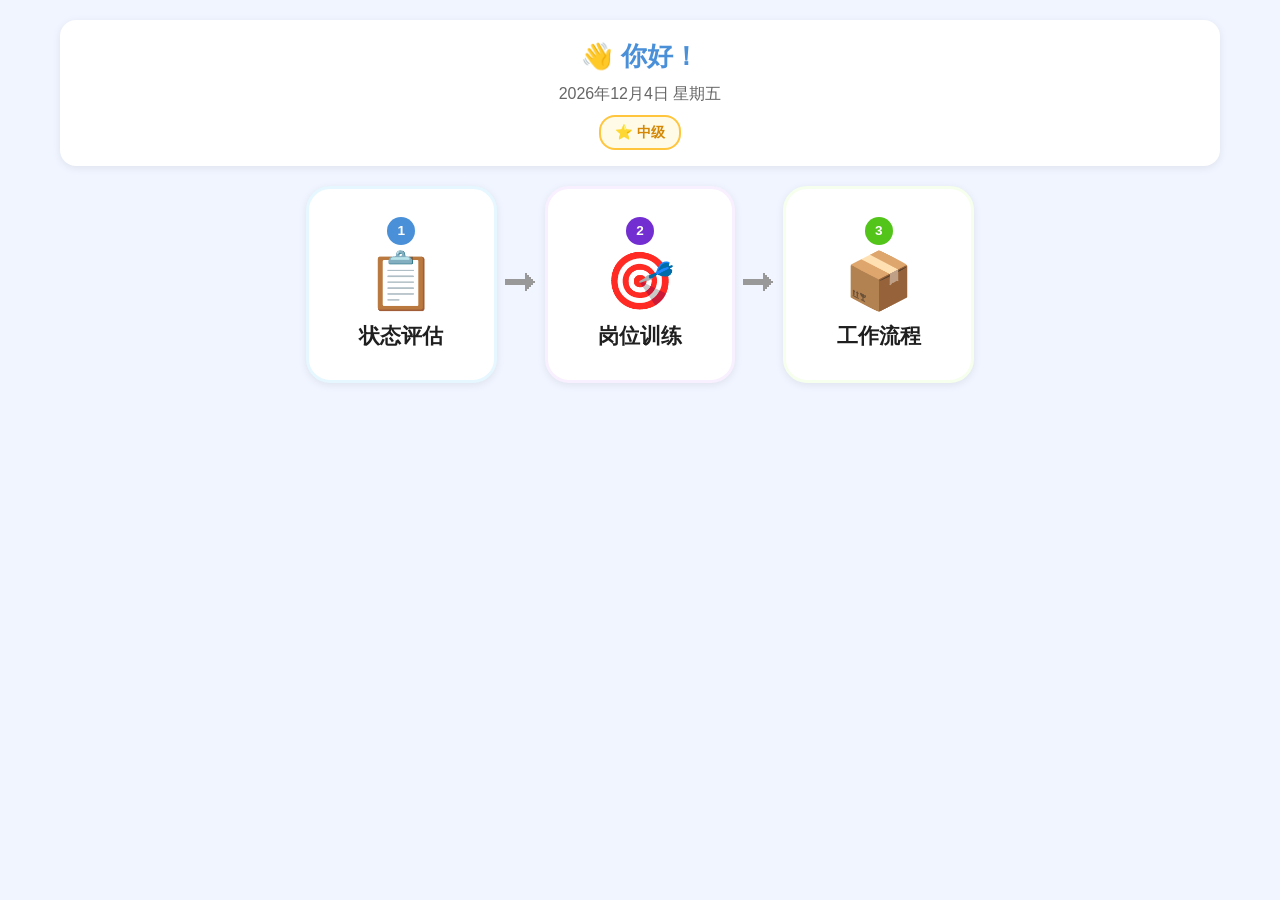
<file: mind-support-app_final/employee.html>
<!DOCTYPE html>
<html lang="zh-CN">
<head>
  <meta charset="UTF-8">
  <meta name="viewport" content="width=device-width, initial-scale=1.0">
  <title>员工工作台 - 心智障碍群体就业支持</title>
  <link rel="stylesheet" href="css/style.css">
  <link rel="stylesheet" href="css/animations.css">
  <style>
    .employee-header {
      text-align: center;
      padding: 16px;
      background: var(--bg-card);
      border-radius: var(--radius-md);
      margin-bottom: 20px;
      box-shadow: var(--shadow-sm);
    }

    .employee-header .greeting {
      font-size: 1.6rem;
      font-weight: 700;
      color: var(--primary);
      margin-bottom: 4px;
    }

    .employee-header .date-info {
      font-size: 1rem;
      color: var(--text-secondary);
    }

    .level-indicator {
      display: inline-flex;
      align-items: center;
      gap: 6px;
      margin-top: 8px;
      padding: 4px 14px;
      border-radius: 16px;
      font-size: 0.9rem;
      font-weight: 600;
    }

    /* ---- 3步引导流程 ---- */
    .step-flow {
      display: flex;
      align-items: center;
      justify-content: center;
      gap: 0;
      max-width: 700px;
      margin: 0 auto;
      padding: 0 16px;
    }

    .step-flow-item {
      display: flex;
      flex-direction: column;
      align-items: center;
      justify-content: center;
      padding: 28px 20px;
      background: var(--bg-card);
      border-radius: var(--radius-lg);
      box-shadow: var(--shadow-sm);
      cursor: pointer;
      transition: all 0.3s;
      color: var(--text-primary);
      border: 3px solid transparent;
      min-width: 160px;
      min-height: 180px;
      flex: 1;
      user-select: none;
      -webkit-tap-highlight-color: transparent;
    }

    .step-flow-item:hover {
      transform: translateY(-4px);
      box-shadow: var(--shadow-lg);
    }

    .step-flow-item:active {
      transform: scale(0.97);
    }

    .step-flow-item.step-assessment {
      border-color: #E6F7FF;
    }
    .step-flow-item.step-assessment:hover {
      border-color: var(--primary);
      background: #F0F9FF;
    }

    .step-flow-item.step-training {
      border-color: #F9F0FF;
    }
    .step-flow-item.step-training:hover {
      border-color: #722ED1;
      background: #F8F0FF;
    }

    .step-flow-item.step-workflow {
      border-color: #F6FFED;
    }
    .step-flow-item.step-workflow:hover {
      border-color: var(--secondary);
      background: #F0FFF0;
    }

    .step-flow-item .step-icon {
      font-size: 3.5rem;
      margin-bottom: 10px;
      line-height: 1;
    }

    .step-flow-item .step-label {
      font-size: 1.3rem;
      font-weight: 700;
      text-align: center;
    }

    .step-flow-item .step-num {
      display: inline-flex;
      align-items: center;
      justify-content: center;
      width: 28px;
      height: 28px;
      border-radius: 50%;
      background: var(--primary);
      color: white;
      font-size: 0.85rem;
      font-weight: 700;
      margin-bottom: 8px;
    }

    .step-flow-item.step-training .step-num {
      background: #722ED1;
    }

    .step-flow-item.step-workflow .step-num {
      background: var(--secondary);
    }

    .step-flow-arrow {
      display: flex;
      align-items: center;
      justify-content: center;
      font-size: 2rem;
      color: var(--text-light);
      padding: 0 8px;
      flex-shrink: 0;
      animation: arrowBounce 1.5s ease-in-out infinite;
    }

    @keyframes arrowBounce {
      0%, 100% {
        transform: translateX(0);
        opacity: 0.5;
      }
      50% {
        transform: translateX(6px);
        opacity: 1;
      }
    }

    /* ---- 子页面容器 ---- */
    .sub-page {
      display: none;
      animation: fadeIn 0.3s ease;
    }

    .sub-page.active {
      display: block;
    }

    .sub-header {
      display: flex;
      align-items: center;
      gap: 12px;
      margin-bottom: 24px;
    }

    .sub-header .back-btn {
      margin-bottom: 0;
    }

    .sub-header h2 {
      font-size: 1.4rem;
      color: var(--primary);
    }

    /* ---- 员工端评估界面 ---- */
    .assessment-intro {
      text-align: center;
      padding: 32px;
    }

    .assessment-intro .intro-icon {
      font-size: 4rem;
      margin-bottom: 16px;
    }

    .assessment-intro h2 {
      font-size: 1.5rem;
      color: var(--primary);
      margin-bottom: 12px;
    }

    .assessment-intro p {
      color: var(--text-secondary);
      font-size: 1.05rem;
      margin-bottom: 24px;
    }

    .test-type-grid {
      display: grid;
      grid-template-columns: repeat(2, 1fr);
      gap: 16px;
      max-width: 500px;
      margin: 0 auto;
    }

    .test-type-card {
      padding: 24px 16px;
      background: var(--bg-card);
      border-radius: var(--radius-md);
      text-align: center;
      cursor: pointer;
      transition: all 0.2s;
      border: 3px solid #E8E8E8;
    }

    .test-type-card:hover {
      border-color: var(--primary-light);
      transform: translateY(-2px);
      box-shadow: var(--shadow-md);
    }

    .test-type-card .test-icon {
      font-size: 2.5rem;
      margin-bottom: 8px;
    }

    .test-type-card .test-name {
      font-size: 1.1rem;
      font-weight: 600;
    }

    /* ---- 评估结果页面 ---- */
    .result-container {
      text-align: center;
      padding: 32px;
    }

    .result-container .result-emoji {
      font-size: 5rem;
      margin-bottom: 16px;
    }

    .result-container h2 {
      font-size: 1.6rem;
      margin-bottom: 12px;
    }

    .result-container .result-text {
      color: var(--text-secondary);
      font-size: 1.05rem;
      margin-bottom: 24px;
      max-width: 400px;
      margin-left: auto;
      margin-right: auto;
    }

    .result-scores {
      display: flex;
      justify-content: center;
      gap: 32px;
      margin: 24px 0;
    }

    .result-score-item {
      text-align: center;
    }

    .result-score-item .score-num {
      font-size: 2.5rem;
      font-weight: 700;
      color: var(--primary);
    }

    .result-score-item .score-name {
      font-size: 0.9rem;
      color: var(--text-secondary);
    }

    .result-buttons {
      display: flex;
      gap: 16px;
      justify-content: center;
      margin-top: 24px;
    }

    /* ---- 沟通辅助 ---- */
    .comm-section {
      margin-bottom: 32px;
    }

    .comm-section h3 {
      font-size: 1.2rem;
      color: var(--primary);
      margin-bottom: 16px;
      text-align: center;
    }

    .emotion-display {
      text-align: center;
      padding: 24px;
      background: var(--bg-card);
      border-radius: var(--radius-md);
      margin-bottom: 16px;
      min-height: 120px;
    }

    .emotion-display .current-emotion {
      font-size: 4rem;
      margin-bottom: 8px;
    }

    .emotion-display .emotion-text {
      font-size: 1.2rem;
      font-weight: 600;
      color: var(--text-secondary);
    }

    .need-display {
      text-align: center;
      padding: 24px;
      background: var(--bg-warm);
      border-radius: var(--radius-md);
      margin-top: 16px;
      min-height: 100px;
    }

    .need-display .current-need {
      font-size: 3rem;
      margin-bottom: 8px;
    }

    .need-display .need-text {
      font-size: 1.1rem;
      font-weight: 600;
      color: var(--text-secondary);
    }

    .send-btn-container {
      text-align: center;
      margin-top: 24px;
    }

    /* ---- 工作计时器 ---- */
    .workflow-timer {
      display: flex;
      align-items: center;
      justify-content: center;
      gap: 16px;
      padding: 16px 24px;
      background: var(--bg-card);
      border-radius: var(--radius-md);
      box-shadow: var(--shadow-sm);
      margin-bottom: 20px;
      flex-wrap: wrap;
    }

    .workflow-timer .timer-label {
      font-size: 1.2rem;
      font-weight: 700;
      color: var(--primary);
      display: flex;
      align-items: center;
      gap: 6px;
    }

    .workflow-timer .timer-display {
      font-size: 2rem;
      font-weight: 700;
      color: var(--text-primary);
      font-variant-numeric: tabular-nums;
      letter-spacing: 2px;
      background: var(--bg-main);
      padding: 8px 20px;
      border-radius: var(--radius-sm);
      min-width: 160px;
      text-align: center;
    }

    .workflow-timer .timer-controls {
      display: flex;
      gap: 8px;
    }

    .workflow-timer .timer-controls .timer-btn {
      display: inline-flex;
      align-items: center;
      justify-content: center;
      width: 48px;
      height: 48px;
      border: 2px solid var(--primary);
      border-radius: var(--radius-sm);
      background: var(--bg-card);
      font-size: 1.3rem;
      cursor: pointer;
      transition: all 0.2s;
      color: var(--primary);
    }

    .workflow-timer .timer-controls .timer-btn:hover {
      background: var(--primary);
      color: white;
    }

    .workflow-timer .timer-controls .timer-btn.btn-timer-start {
      border-color: var(--secondary);
      color: var(--secondary);
    }

    .workflow-timer .timer-controls .timer-btn.btn-timer-start:hover {
      background: var(--secondary);
      color: white;
    }

    .workflow-timer .timer-controls .timer-btn.btn-timer-pause {
      border-color: var(--warning);
      color: var(--warning);
    }

    .workflow-timer .timer-controls .timer-btn.btn-timer-pause:hover {
      background: var(--warning);
      color: white;
    }

    .workflow-timer .timer-controls .timer-btn.btn-timer-reset {
      border-color: var(--danger);
      color: var(--danger);
    }

    .workflow-timer .timer-controls .timer-btn.btn-timer-reset:hover {
      background: var(--danger);
      color: white;
    }

    /* ---- 浮动沟通按钮 ---- */
    .floating-comm-btn {
      position: fixed;
      bottom: 32px;
      right: 32px;
      display: flex;
      align-items: center;
      gap: 8px;
      padding: 12px 20px 12px 16px;
      border-radius: 40px;
      background: var(--primary);
      color: white;
      cursor: pointer;
      box-shadow: 0 6px 28px rgba(74, 144, 217, 0.45);
      transition: all 0.3s;
      z-index: 1000;
      border: none;
      user-select: none;
      -webkit-tap-highlight-color: transparent;
      animation: commBtnPulse 2.5s ease-in-out infinite;
    }

    .floating-comm-btn:hover {
      transform: scale(1.06);
      box-shadow: 0 8px 40px rgba(74, 144, 217, 0.55);
    }

    .floating-comm-btn:active {
      transform: scale(0.96);
    }

    .floating-comm-btn .comm-btn-icon {
      font-size: 1.8rem;
      line-height: 1;
    }

    .floating-comm-btn .comm-btn-text {
      font-size: 1rem;
      font-weight: 700;
      white-space: nowrap;
    }

    @keyframes commBtnPulse {
      0%, 100% {
        box-shadow: 0 6px 28px rgba(74, 144, 217, 0.45);
      }
      50% {
        box-shadow: 0 6px 40px rgba(74, 144, 217, 0.7), 0 0 0 8px rgba(74, 144, 217, 0.12);
      }
    }

    /* ---- 首次引导提示气泡 ---- */
    .comm-guide-tip {
      position: fixed;
      bottom: 110px;
      right: 24px;
      background: white;
      border-radius: 16px;
      padding: 16px 20px;
      box-shadow: 0 8px 32px rgba(0, 0, 0, 0.15);
      z-index: 1001;
      max-width: 260px;
      animation: tipFadeIn 0.5s ease;
      border: 2px solid var(--primary);
    }

    .comm-guide-tip .tip-arrow {
      position: absolute;
      bottom: -10px;
      right: 40px;
      width: 0;
      height: 0;
      border-left: 10px solid transparent;
      border-right: 10px solid transparent;
      border-top: 10px solid var(--primary);
    }

    .comm-guide-tip .tip-content {
      font-size: 1rem;
      font-weight: 600;
      color: var(--text-primary);
      line-height: 1.5;
    }

    .comm-guide-tip .tip-content .tip-highlight {
      color: var(--primary);
    }

    .comm-guide-tip .tip-close {
      display: block;
      margin-top: 10px;
      font-size: 0.9rem;
      color: var(--text-secondary);
      text-align: center;
      cursor: pointer;
      background: none;
      border: none;
      width: 100%;
      padding: 4px 0;
    }

    .comm-guide-tip .tip-close:hover {
      color: var(--primary);
    }

    @keyframes tipFadeIn {
      from { opacity: 0; transform: translateY(10px); }
      to { opacity: 1; transform: translateY(0); }
    }

    /* ---- 沟通辅助浮层 ---- */
    .comm-overlay {
      position: fixed;
      top: 0;
      right: 0;
      width: 100%;
      max-width: 560px;
      height: 100vh;
      background: var(--bg-card);
      box-shadow: -4px 0 32px rgba(0, 0, 0, 0.2);
      z-index: 1100;
      display: flex;
      flex-direction: column;
      transform: translateX(100%);
      transition: transform 0.35s cubic-bezier(0.4, 0, 0.2, 1);
      overflow-y: auto;
    }

    .comm-overlay.open {
      transform: translateX(0);
    }

    .comm-overlay.hidden {
      display: none;
    }

    .comm-overlay-header {
      display: flex;
      align-items: center;
      justify-content: space-between;
      padding: 20px 24px;
      background: var(--primary);
      color: white;
      flex-shrink: 0;
    }

    .comm-overlay-header h3 {
      font-size: 1.4rem;
      font-weight: 700;
      margin: 0;
    }

    .comm-overlay-header .header-desc {
      font-size: 0.85rem;
      opacity: 0.85;
      margin-top: 2px;
    }

    .comm-overlay-header button {
      background: rgba(255, 255, 255, 0.2);
      border: none;
      color: white;
      width: 48px;
      height: 48px;
      border-radius: 50%;
      font-size: 1.5rem;
      cursor: pointer;
      display: flex;
      align-items: center;
      justify-content: center;
      transition: background 0.2s;
      flex-shrink: 0;
    }

    .comm-overlay-header button:hover {
      background: rgba(255, 255, 255, 0.35);
    }

    .comm-overlay-body {
      padding: 24px;
      flex: 1;
      overflow-y: auto;
    }

    .comm-overlay-body .comm-section {
      margin-bottom: 28px;
    }

    .comm-overlay-body .comm-section h3 {
      font-size: 1.15rem;
      margin-bottom: 14px;
    }

    /* ---- 工作流程员工视图 ---- */
    .workflow-card {
      background: var(--bg-card);
      border-radius: var(--radius-lg);
      padding: 24px;
      margin-bottom: 20px;
      box-shadow: var(--shadow-sm);
    }

    .workflow-card .workflow-title {
      display: flex;
      align-items: center;
      gap: 12px;
      margin-bottom: 16px;
    }

    .workflow-card .workflow-title .wf-icon {
      font-size: 2rem;
    }

    .workflow-card .workflow-title h3 {
      font-size: 1.2rem;
    }

    .step-card {
      display: flex;
      align-items: center;
      gap: 16px;
      padding: 16px;
      background: var(--bg-main);
      border-radius: var(--radius-md);
      margin-bottom: 8px;
      transition: all 0.3s;
      border-left: 5px solid #E8E8E8;
    }

    .step-card.current {
      border-left-color: var(--primary);
      background: var(--bg-cool);
      animation: pulse 2s infinite;
    }

    .step-card.done {
      border-left-color: var(--success);
      opacity: 0.6;
    }

    .step-card .step-num {
      width: 44px;
      height: 44px;
      border-radius: 50%;
      background: var(--primary);
      color: white;
      display: flex;
      align-items: center;
      justify-content: center;
      font-size: 1.2rem;
      font-weight: 700;
      flex-shrink: 0;
    }

    .step-card.done .step-num {
      background: var(--success);
    }

    .step-card .step-info {
      flex: 1;
    }

    .step-card .step-info .step-name {
      font-size: 1.1rem;
      font-weight: 600;
    }

    .step-card .step-info .step-hint {
      font-size: 0.9rem;
      color: var(--text-secondary);
      margin-top: 2px;
    }

    .step-card .step-emoji {
      font-size: 1.8rem;
    }

    .step-actions {
      display: flex;
      gap: 12px;
      justify-content: center;
      margin-top: 20px;
    }

    /* ---- 训练员工视图 ---- */
    .training-card {
      background: var(--bg-card);
      border-radius: var(--radius-lg);
      padding: 24px;
      margin-bottom: 20px;
      box-shadow: var(--shadow-sm);
      cursor: pointer;
      transition: all 0.3s;
      border: 3px solid transparent;
    }

    .training-card:hover {
      border-color: #722ED1;
      transform: translateY(-2px);
      box-shadow: var(--shadow-md);
    }

    .training-card .training-title {
      display: flex;
      align-items: center;
      gap: 12px;
      margin-bottom: 8px;
    }

    .training-card .training-title .tr-icon {
      font-size: 2rem;
    }

    .training-card .training-title h3 {
      font-size: 1.2rem;
    }

    .training-card .training-desc {
      color: var(--text-secondary);
      font-size: 0.95rem;
    }

    /* ---- 训练进行中界面 ---- */
    .training-session {
      text-align: center;
    }

    .training-session .session-header {
      display: flex;
      align-items: center;
      justify-content: space-between;
      margin-bottom: 24px;
    }

    .training-session .session-title {
      font-size: 1.3rem;
      font-weight: 700;
      color: var(--primary);
    }

    .training-session .step-progress {
      font-size: 1rem;
      color: var(--text-secondary);
    }

    .training-visual {
      background: var(--bg-card);
      border-radius: var(--radius-lg);
      padding: 48px 24px;
      margin: 24px 0;
      box-shadow: var(--shadow-md);
      min-height: 300px;
      display: flex;
      flex-direction: column;
      align-items: center;
      justify-content: center;
    }

    .training-visual .visual-icon {
      font-size: 6rem;
      margin-bottom: 16px;
    }

    .training-visual .visual-title {
      font-size: 1.5rem;
      font-weight: 700;
      margin-bottom: 8px;
    }

    .training-visual .visual-hint {
      font-size: 1.1rem;
      color: var(--text-secondary);
      max-width: 400px;
    }

    .training-actions {
      display: flex;
      gap: 16px;
      justify-content: center;
      margin-top: 24px;
    }

    /* ---- 浮层遮罩 ---- */
    .comm-overlay-backdrop {
      position: fixed;
      top: 0;
      left: 0;
      width: 100%;
      height: 100%;
      background: rgba(0, 0, 0, 0.3);
      z-index: 1050;
      opacity: 0;
      transition: opacity 0.35s;
      pointer-events: none;
    }

    .comm-overlay-backdrop.visible {
      opacity: 1;
      pointer-events: auto;
    }

    @media (max-width: 600px) {
      .step-flow {
        flex-direction: column;
        gap: 0;
      }

      .step-flow-arrow {
        transform: rotate(90deg);
        padding: 8px 0;
        animation-name: arrowBounceDown;
      }

      @keyframes arrowBounceDown {
        0%, 100% {
          transform: rotate(90deg) translateX(0);
          opacity: 0.5;
        }
        50% {
          transform: rotate(90deg) translateX(6px);
          opacity: 1;
        }
      }

      .step-flow-item {
        min-width: unset;
        width: 100%;
        max-width: 320px;
      }

      .test-type-grid {
        grid-template-columns: 1fr;
      }

      .result-scores {
        flex-direction: column;
        gap: 16px;
      }

      .result-buttons {
        flex-direction: column;
      }

      .workflow-timer {
        flex-direction: column;
        gap: 12px;
      }

      .comm-overlay {
        max-width: 100%;
      }

      .floating-comm-btn {
        bottom: 20px;
        right: 16px;
        padding: 10px 16px 10px 14px;
      }

      .floating-comm-btn .comm-btn-text {
        font-size: 0.9rem;
      }

      .comm-guide-tip {
        right: 12px;
        bottom: 100px;
        max-width: 220px;
      }

      .comm-guide-tip .tip-content {
        font-size: 0.9rem;
      }
    }
  </style>
</head>
<body>
  <div class="app-container">
    <!-- ===== 主页面 ===== -->
    <div id="mainPage" class="sub-page active">
      <div class="employee-header">
        <div class="greeting">👋 你好！</div>
        <div class="date-info" id="dateInfo"></div>
        <div id="levelBadge" class="level-indicator level-mid">⭐ 中级</div>
      </div>

      <div class="step-flow">
        <div class="step-flow-item step-assessment" onclick="navigateTo('assessmentPage', 1)">
          <span class="step-num">1</span>
          <span class="step-icon">📋</span>
          <div class="step-label">状态评估</div>
        </div>
        <div class="step-flow-arrow">➡</div>
        <div class="step-flow-item step-training" onclick="navigateTo('trainingPage', 2)">
          <span class="step-num">2</span>
          <span class="step-icon">🎯</span>
          <div class="step-label">岗位训练</div>
        </div>
        <div class="step-flow-arrow">➡</div>
        <div class="step-flow-item step-workflow" onclick="navigateTo('workflowPage', 3)">
          <span class="step-num">3</span>
          <span class="step-icon">📦</span>
          <div class="step-label">工作流程</div>
        </div>
      </div>
    </div>

    <!-- ===== 评估页面 ===== -->
    <div id="assessmentPage" class="sub-page">
      <div class="sub-header">
        <button class="back-btn" onclick="navigateTo('mainPage', 0)">← 返回</button>
        <h2>📋 状态评估</h2>
      </div>

      <!-- 评估介绍 -->
      <div id="assessmentIntro" class="assessment-intro">
        <div class="intro-icon">🌟</div>
        <h2>让我们来了解一下你的能力</h2>
        <p>共5个板块，总分100分，按顺序完成</p>
        <div class="test-type-grid" style="grid-template-columns: repeat(3, 1fr); max-width:600px;">
        </div>
      </div>

      <!-- 评估进行中 -->
      <div id="assessmentTest" class="hidden">
        <div style="text-align:center; margin-bottom:16px;">
          <span id="testTitle" style="font-size:1.3rem; font-weight:700; color:var(--primary);"></span>
        </div>
        <div class="progress-bar">
          <div id="testProgress" class="progress-fill" style="width:0%"></div>
        </div>
        <div id="testContent" class="assessment-area"></div>
      </div>

      <!-- 评估结果 -->
      <div id="assessmentResult" class="hidden result-container">
        <div class="result-emoji" id="resultEmoji">🎉</div>
        <h2 id="resultTitle">评估完成！</h2>
        <p class="result-text" id="resultText"></p>
        <div class="result-scores" id="resultScores"></div>
        <div id="resultLevel" style="margin: 16px 0;"></div>
        <div class="result-buttons">
          <button class="btn btn-primary" onclick="navigateTo('mainPage', 0)">🏠 回到首页</button>
          <button class="btn btn-outline" onclick="resetAssessment()">🔄 重新评估</button>
        </div>
      </div>
    </div>

    <!-- ===== 工作流程页面 ===== -->
    <div id="workflowPage" class="sub-page">
      <div class="sub-header">
        <button class="back-btn" onclick="navigateTo('mainPage', 0)">← 返回</button>
        <h2>📦 工作流程</h2>
      </div>

      <!-- 工作计时器 -->
      <div class="workflow-timer">
        <div class="timer-label">⏱️ 工作计时</div>
        <div class="timer-display" id="timerDisplay">00:00:00</div>
        <div class="timer-controls">
          <button class="timer-btn btn-timer-start" id="timerStartBtn" onclick="startWorkTimer()" title="开始计时">▶</button>
          <button class="timer-btn btn-timer-pause" id="timerPauseBtn" onclick="pauseWorkTimer()" title="暂停计时">⏸</button>
          <button class="timer-btn btn-timer-reset" id="timerResetBtn" onclick="resetWorkTimer()" title="重置计时">⏹</button>
        </div>
      </div>

      <div id="workflowList"></div>
    </div>

    <!-- ===== 岗位训练页面 ===== -->
    <div id="trainingPage" class="sub-page">
      <div class="sub-header">
        <button class="back-btn" onclick="navigateTo('mainPage', 0)">← 返回</button>
        <h2>🎯 岗位训练</h2>
      </div>

      <div id="trainingList"></div>

      <div id="trainingSession" class="hidden training-session">
        <div class="session-header">
          <span class="session-title" id="sessionTitle"></span>
          <span class="step-progress" id="sessionProgress"></span>
        </div>
        <div class="progress-bar">
          <div id="trainingProgress" class="progress-fill" style="width:0%"></div>
        </div>
        <div class="training-visual">
          <div id="trainingAnimArea" style="width:100%; margin-bottom:16px;"></div>
          <div class="visual-icon" id="visualIcon"></div>
          <div class="visual-title" id="visualTitle"></div>
          <div class="visual-hint" id="visualHint"></div>
        </div>
        <div class="training-actions">
          <button class="btn btn-outline" id="prevStepBtn" onclick="trainingPrevStep()">⬅ 上一步</button>
          <button class="btn btn-primary" id="nextStepBtn" onclick="trainingNextStep()">下一步 ➡</button>
        </div>
      </div>
    </div>
  </div>

  <!-- Floating Communication Button -->
  <div id="floatingCommBtn" class="floating-comm-btn" onclick="toggleCommPanel()" style="display:none;">
    <span class="comm-btn-icon">💬</span>
    <span class="comm-btn-text">沟通辅助</span>
  </div>

  <!-- 首次引导提示气泡 -->
  <div id="commGuideTip" class="comm-guide-tip" style="display:none;">
    <div class="tip-arrow"></div>
    <div class="tip-content">
      👋 工作中想表达感受？<br>
      点击下方 <span class="tip-highlight">「沟通辅助」</span> 按钮<br>
      可以告诉辅导员你的心情和需求
    </div>
    <button class="tip-close" onclick="dismissGuideTip()">我知道了</button>
  </div>

  <!-- Communication Overlay Backdrop -->
  <div id="commOverlayBackdrop" class="comm-overlay-backdrop" onclick="toggleCommPanel()"></div>

  <!-- Communication Overlay Panel -->
  <div id="commOverlay" class="comm-overlay hidden">
    <div class="comm-overlay-header">
      <div>
        <h3>💬 沟通辅助</h3>
        <div class="header-desc">告诉辅导员你的感受和需求</div>
      </div>
      <button onclick="toggleCommPanel()">✕</button>
    </div>
    <div class="comm-overlay-body">
      <div class="comm-section">
        <h3>😊 你现在感觉怎么样？</h3>
        <div id="floatingEmotionGrid" class="emotion-grid"></div>
        <div id="floatingEmotionDisplay" class="emotion-display hidden">
          <div class="current-emotion" id="floatingCurrentEmotion"></div>
          <div class="emotion-text" id="floatingEmotionText"></div>
        </div>
      </div>
      <div class="comm-section">
        <h3>🆘 你需要什么？</h3>
        <div id="floatingNeedsGrid" class="needs-grid"></div>
        <div id="floatingNeedDisplay" class="need-display hidden">
          <div class="current-need" id="floatingCurrentNeed"></div>
          <div class="need-text" id="floatingNeedText"></div>
        </div>
      </div>
      <div class="send-btn-container">
        <button id="floatingSendCommBtn" class="btn btn-primary btn-large hidden" onclick="sendFloatingCommunication()">
          📤 告诉辅导员
        </button>
      </div>
    </div>
  </div>

  <script src="js/app.js"></script>
  <script src="js/animations.js"></script>
  <script src="js/assessment.js"></script>
  <script src="js/workflow.js"></script>
  <script src="js/communication.js"></script>
  <script src="js/training.js"></script>
  <script>
    // ---- 页面导航（带顺序引导） ----
    function navigateTo(pageId, stepOrder) {
      // 检查顺序并给出友好提示
      const completedSteps = getCompletedSteps();
      if (stepOrder === 2 && !completedSteps.assessment) {
        App.toast('💡 建议先完成「状态评估」，了解你的能力水平哦', 'info');
      } else if (stepOrder === 3 && !completedSteps.training) {
        App.toast('💡 建议先完成「岗位训练」，练习一下工作技能', 'info');
      }
      document.querySelectorAll('.sub-page').forEach(p => p.classList.remove('active'));
      document.getElementById(pageId).classList.add('active');
      App.playSound('click');

      // 根据页面显示/隐藏浮动沟通按钮
      const commBtn = document.getElementById('floatingCommBtn');
      if (commBtn) {
        commBtn.style.display = pageId === 'workflowPage' ? 'flex' : 'none';
      }

      // 进入工作流程页面时显示引导提示
      if (pageId === 'workflowPage') {
        setTimeout(() => showGuideTip(), 1200);
      }
    }

    function getCompletedSteps() {
      const assessmentData = App.store.get('assessment_result', null);
      const trainingStatus = App.store.get('training_completed', {});
      return {
        assessment: !!assessmentData,
        training: Object.keys(trainingStatus).length > 0
      };
    }

    // ---- 浮动沟通面板 ----
    let commPanelOpen = false;
    let floatingSelectedEmotion = null;
    let floatingSelectedNeed = null;

    function toggleCommPanel() {
      const overlay = document.getElementById('commOverlay');
      const backdrop = document.getElementById('commOverlayBackdrop');
      commPanelOpen = !commPanelOpen;

      if (commPanelOpen) {
        overlay.classList.remove('hidden');
        // Force reflow before adding open class for transition
        void overlay.offsetWidth;
        overlay.classList.add('open');
        backdrop.classList.add('visible');
        // 关闭引导提示
        dismissGuideTip();
      } else {
        overlay.classList.remove('open');
        backdrop.classList.remove('visible');
        setTimeout(() => {
          if (!commPanelOpen) overlay.classList.add('hidden');
        }, 350);
      }
      App.playSound('click');
    }

    // ---- 首次引导提示 ----
    let guideTipDismissed = false;

    function showGuideTip() {
      if (guideTipDismissed) return;
      // 检查是否已经看过引导
      if (App.store.get('comm_guide_shown', false)) {
        guideTipDismissed = true;
        return;
      }
      const tip = document.getElementById('commGuideTip');
      if (tip) {
        tip.style.display = 'block';
        // 8秒后自动消失
        setTimeout(() => {
          dismissGuideTip();
        }, 8000);
      }
    }

    function dismissGuideTip() {
      guideTipDismissed = true;
      const tip = document.getElementById('commGuideTip');
      if (tip) {
        tip.style.display = 'none';
      }
      App.store.set('comm_guide_shown', true);
    }

    function initFloatingComm() {
      const emotions = App.getEmotions();
      const needs = App.getNeeds();

      // 渲染情绪网格
      const emotionGrid = document.getElementById('floatingEmotionGrid');
      if (emotionGrid) {
        emotionGrid.innerHTML = emotions.map(em => `
          <div class="emotion-card" onclick="selectFloatingEmotion('${em.id}')" id="floating-emotion-${em.id}">
            <span class="emoji">${em.emoji}</span>
            <span class="emotion-label">${em.label}</span>
          </div>
        `).join('');
      }

      // 渲染需求网格
      const needsGrid = document.getElementById('floatingNeedsGrid');
      if (needsGrid) {
        needsGrid.innerHTML = needs.map(need => `
          <div class="need-card" onclick="selectFloatingNeed('${need.id}')" id="floating-need-${need.id}">
            <span class="need-icon">${need.icon}</span>
            <span class="need-label">${need.label}</span>
          </div>
        `).join('');
      }
    }

    function selectFloatingEmotion(id) {
      const emotions = App.getEmotions();
      const emotion = emotions.find(e => e.id === id);
      if (!emotion) return;

      // 更新选中状态
      document.querySelectorAll('#commOverlay .emotion-card').forEach(c => c.classList.remove('selected'));
      document.getElementById(`floating-emotion-${id}`).classList.add('selected');

      floatingSelectedEmotion = emotion;

      // 显示选中的情绪
      const display = document.getElementById('floatingEmotionDisplay');
      display.classList.remove('hidden');
      document.getElementById('floatingCurrentEmotion').textContent = emotion.emoji;
      document.getElementById('floatingEmotionText').textContent = `我现在感觉：${emotion.label}`;

      App.playSound('click');
      checkFloatingCanSend();
    }

    function selectFloatingNeed(id) {
      const needs = App.getNeeds();
      const need = needs.find(n => n.id === id);
      if (!need) return;

      // 更新选中状态
      document.querySelectorAll('#commOverlay .need-card').forEach(c => c.classList.remove('selected'));
      document.getElementById(`floating-need-${id}`).classList.add('selected');

      floatingSelectedNeed = need;

      // 显示选中的需求
      const display = document.getElementById('floatingNeedDisplay');
      display.classList.remove('hidden');
      document.getElementById('floatingCurrentNeed').textContent = need.icon;
      document.getElementById('floatingNeedText').textContent = `我需要：${need.label}`;

      App.playSound('click');
      checkFloatingCanSend();
    }

    function checkFloatingCanSend() {
      const btn = document.getElementById('floatingSendCommBtn');
      if (floatingSelectedEmotion) {
        btn.classList.remove('hidden');
      }
    }

    function sendFloatingCommunication() {
      if (!floatingSelectedEmotion) {
        App.toast('请先选择你的感受', 'warning');
        return;
      }

      const emotionText = floatingSelectedEmotion.label;
      const needText = floatingSelectedNeed ? floatingSelectedNeed.label : '无';

      // 保存到历史记录
      const history = App.store.get('history', []);
      history.unshift({
        name: '员工',
        action: '发送沟通需求',
        detail: `情绪：${emotionText} | 需求：${needText}`,
        time: new Date().toLocaleString('zh-CN')
      });
      App.store.set('history', history.slice(0, 50));

      // 显示成功提示
      App.showModal({
        icon: '✅',
        title: '已发送！',
        content: `
          <div style="text-align:center; padding:16px;">
            <div style="font-size:3rem; margin-bottom:12px;">${floatingSelectedEmotion.emoji}</div>
            <p style="font-size:1.1rem; margin-bottom:8px;">辅导员已经收到你的消息</p>
            <p style="color:var(--text-secondary);">
              ${floatingSelectedNeed ? `你的需求「${needText}」已记录` : '稍后会有辅导员来帮助你'}
            </p>
          </div>
        `,
        buttons: [
          { text: '好的 👍', type: 'primary', onClick: () => {
            resetFloatingSelection();
          }}
        ]
      });

      App.playSound('success');
    }

    function resetFloatingSelection() {
      floatingSelectedEmotion = null;
      floatingSelectedNeed = null;

      document.querySelectorAll('#commOverlay .emotion-card').forEach(c => c.classList.remove('selected'));
      document.querySelectorAll('#commOverlay .need-card').forEach(c => c.classList.remove('selected'));

      document.getElementById('floatingEmotionDisplay').classList.add('hidden');
      document.getElementById('floatingNeedDisplay').classList.add('hidden');
      document.getElementById('floatingSendCommBtn').classList.add('hidden');
    }

    // ---- 工作计时器（控制Workflow对象计时器） ----
    function startWorkTimer() {
      if (typeof Workflow !== 'undefined') {
        Workflow.startTimer();
      }
      App.playSound('click');
    }

    function pauseWorkTimer() {
      if (typeof Workflow !== 'undefined') {
        Workflow.pauseTimer();
      }
      App.playSound('click');
    }

    function resetWorkTimer() {
      if (typeof Workflow !== 'undefined') {
        Workflow.resetTimer();
      }
      App.playSound('click');
    }

    function updateTimerDisplay() {
      if (typeof Workflow !== 'undefined') {
        Workflow.updateTimerDisplay();
      }
    }

    // ---- 初始化 ----
    function init() {
      // 显示日期
      const now = new Date();
      const days = ['日', '一', '二', '三', '四', '五', '六'];
      document.getElementById('dateInfo').textContent =
        `${now.getFullYear()}年${now.getMonth()+1}月${now.getDate()}日 星期${days[now.getDay()]}`;

      // 显示等级
      updateLevelBadge();

      // 初始化评估模块（同步已完成状态）
      if (typeof Assessment !== 'undefined' && Assessment.init) {
        Assessment.init();
      }

      // 初始化各模块
      initWorkflow();
      initTraining();

      // 初始化浮动沟通面板
      initFloatingComm();

      // 初始化评估页面UI（显示锁定/完成状态）
      if (typeof Assessment !== 'undefined' && Assessment.updateIntroUI) {
        Assessment.updateIntroUI();
      }
    }

    function updateLevelBadge() {
      const level = App.getUserLevel();
      const badge = document.getElementById('levelBadge');
      const icons = { low: '🌱', medium: '⭐', high: '🏆' };
      badge.className = `level-indicator level-${level.id === 'medium' ? 'mid' : level.id}`;
      badge.textContent = `${icons[level.id]} ${level.name}`;
    }

    document.addEventListener('DOMContentLoaded', init);
  </script>
</body>
</html>
</file>
<file: mind-support-app/css/style.css>
/* ============================================
   心智障碍群体就业支持应用 - 共享样式
   设计原则：大字体、高对比度、图形化、温暖配色
   ============================================ */

:root {
  /* 主色调 - 温暖友好 */
  --primary: #4A90D9;
  --primary-light: #7AB8F5;
  --primary-dark: #2E6BB5;
  --secondary: #52C41A;
  --secondary-light: #73D13D;
  --warning: #FAAD14;
  --danger: #FF4D4F;
  --success: #52C41A;

  /* 等级颜色 */
  --level-low: #FF7875;
  --level-mid: #FFC53D;
  --level-high: #73D13D;

  /* 背景色 */
  --bg-main: #F0F5FF;
  --bg-card: #FFFFFF;
  --bg-warm: #FFF7E6;
  --bg-cool: #E6F7FF;

  /* 文字色 */
  --text-primary: #1F1F1F;
  --text-secondary: #666666;
  --text-light: #999999;
  --text-white: #FFFFFF;

  /* 间距 */
  --spacing-xs: 8px;
  --spacing-sm: 12px;
  --spacing-md: 20px;
  --spacing-lg: 32px;
  --spacing-xl: 48px;

  /* 圆角 */
  --radius-sm: 8px;
  --radius-md: 16px;
  --radius-lg: 24px;
  --radius-round: 50%;

  /* 阴影 */
  --shadow-sm: 0 2px 8px rgba(0,0,0,0.08);
  --shadow-md: 0 4px 16px rgba(0,0,0,0.12);
  --shadow-lg: 0 8px 32px rgba(0,0,0,0.16);

  /* 字体 */
  --font-family: -apple-system, BlinkMacSystemFont, "Segoe UI", "PingFang SC", "Hiragino Sans GB", "Microsoft YaHei", sans-serif;
}

* {
  margin: 0;
  padding: 0;
  box-sizing: border-box;
}

body {
  font-family: var(--font-family);
  background: var(--bg-main);
  color: var(--text-primary);
  min-height: 100vh;
  line-height: 1.6;
}

/* ---- 通用布局 ---- */
.app-container {
  max-width: 1200px;
  margin: 0 auto;
  padding: var(--spacing-md);
  min-height: 100vh;
}

.page-header {
  text-align: center;
  padding: var(--spacing-lg) 0;
}

.page-header h1 {
  font-size: 2rem;
  color: var(--primary);
  margin-bottom: var(--spacing-xs);
}

.page-header .subtitle {
  font-size: 1.1rem;
  color: var(--text-secondary);
}

/* ---- 卡片 ---- */
.card {
  background: var(--bg-card);
  border-radius: var(--radius-md);
  padding: var(--spacing-lg);
  box-shadow: var(--shadow-sm);
  transition: transform 0.2s, box-shadow 0.2s;
}

.card:hover {
  transform: translateY(-2px);
  box-shadow: var(--shadow-md);
}

.card-grid {
  display: grid;
  grid-template-columns: repeat(auto-fit, minmax(280px, 1fr));
  gap: var(--spacing-md);
}

/* ---- 按钮 ---- */
.btn {
  display: inline-flex;
  align-items: center;
  justify-content: center;
  gap: 8px;
  padding: 14px 32px;
  border: none;
  border-radius: var(--radius-sm);
  font-size: 1.1rem;
  font-weight: 600;
  cursor: pointer;
  transition: all 0.2s;
  text-decoration: none;
  min-height: 52px;
}

.btn-primary {
  background: var(--primary);
  color: var(--text-white);
}

.btn-primary:hover {
  background: var(--primary-dark);
  transform: translateY(-1px);
  box-shadow: var(--shadow-md);
}

.btn-secondary {
  background: var(--secondary);
  color: var(--text-white);
}

.btn-secondary:hover {
  background: #389E0D;
}

.btn-warning {
  background: var(--warning);
  color: var(--text-primary);
}

.btn-danger {
  background: var(--danger);
  color: var(--text-white);
}

.btn-outline {
  background: transparent;
  border: 2px solid var(--primary);
  color: var(--primary);
}

.btn-outline:hover {
  background: var(--primary);
  color: var(--text-white);
}

.btn-large {
  padding: 20px 48px;
  font-size: 1.3rem;
  border-radius: var(--radius-md);
  min-height: 64px;
}

.btn-icon {
  width: 64px;
  height: 64px;
  padding: 0;
  border-radius: var(--radius-round);
  font-size: 1.8rem;
}

.btn:disabled {
  opacity: 0.5;
  cursor: not-allowed;
  transform: none;
}

/* ---- 图标按钮卡片（员工端导航） ---- */
.icon-card {
  display: flex;
  flex-direction: column;
  align-items: center;
  justify-content: center;
  padding: var(--spacing-lg);
  background: var(--bg-card);
  border-radius: var(--radius-lg);
  box-shadow: var(--shadow-sm);
  cursor: pointer;
  transition: all 0.3s;
  text-decoration: none;
  color: var(--text-primary);
  min-height: 180px;
  border: 3px solid transparent;
}

.icon-card:hover {
  transform: translateY(-4px);
  box-shadow: var(--shadow-lg);
  border-color: var(--primary-light);
}

.icon-card .icon {
  font-size: 3.5rem;
  margin-bottom: var(--spacing-sm);
  line-height: 1;
}

.icon-card .label {
  font-size: 1.2rem;
  font-weight: 600;
  color: var(--text-primary);
}

.icon-card .desc {
  font-size: 0.9rem;
  color: var(--text-secondary);
  margin-top: 4px;
}

/* ---- 评估相关 ---- */
.assessment-area {
  display: flex;
  flex-direction: column;
  align-items: center;
  padding: var(--spacing-lg);
}

.clock-container {
  width: 280px;
  height: 280px;
  border-radius: var(--radius-round);
  border: 6px solid var(--primary);
  background: white;
  position: relative;
  margin: var(--spacing-md) auto;
  box-shadow: var(--shadow-md);
}

.clock-number {
  position: absolute;
  font-size: 1.4rem;
  font-weight: 700;
  color: var(--text-primary);
  width: 36px;
  height: 36px;
  display: flex;
  align-items: center;
  justify-content: center;
}

.clock-hand {
  position: absolute;
  bottom: 50%;
  left: 50%;
  transform-origin: bottom center;
  border-radius: 4px;
}

.clock-hand-hour {
  width: 6px;
  height: 70px;
  background: var(--text-primary);
  margin-left: -3px;
}

.clock-hand-minute {
  width: 4px;
  height: 95px;
  background: var(--primary);
  margin-left: -2px;
}

.clock-center {
  position: absolute;
  top: 50%;
  left: 50%;
  width: 14px;
  height: 14px;
  background: var(--primary);
  border-radius: var(--radius-round);
  transform: translate(-50%, -50%);
  z-index: 5;
}

.answer-options {
  display: grid;
  grid-template-columns: repeat(2, 1fr);
  gap: var(--spacing-md);
  margin-top: var(--spacing-lg);
  width: 100%;
  max-width: 500px;
}

.answer-option {
  padding: 20px;
  border: 3px solid #E0E0E0;
  border-radius: var(--radius-md);
  text-align: center;
  font-size: 1.3rem;
  font-weight: 600;
  cursor: pointer;
  transition: all 0.2s;
  background: white;
}

.answer-option:hover {
  border-color: var(--primary-light);
  background: var(--bg-cool);
}

.answer-option.selected {
  border-color: var(--primary);
  background: var(--bg-cool);
  box-shadow: var(--shadow-md);
}

.answer-option.correct {
  border-color: var(--success);
  background: #F6FFED;
}

.answer-option.wrong {
  border-color: var(--danger);
  background: #FFF2F0;
}

/* ---- 进度条 ---- */
.progress-bar {
  width: 100%;
  height: 12px;
  background: #E8E8E8;
  border-radius: 6px;
  overflow: hidden;
  margin: var(--spacing-md) 0;
}

.progress-fill {
  height: 100%;
  background: linear-gradient(90deg, var(--primary-light), var(--primary));
  border-radius: 6px;
  transition: width 0.5s ease;
}

/* ---- 等级标签 ---- */
.level-badge {
  display: inline-flex;
  align-items: center;
  gap: 6px;
  padding: 8px 20px;
  border-radius: 20px;
  font-size: 1.1rem;
  font-weight: 700;
}

.level-low {
  background: #FFF1F0;
  color: var(--level-low);
  border: 2px solid var(--level-low);
}

.level-mid {
  background: #FFFBE6;
  color: #D48806;
  border: 2px solid var(--level-mid);
}

.level-high {
  background: #F6FFED;
  color: #389E0D;
  border: 2px solid var(--level-high);
}

/* ---- 步骤流程 ---- */
.step-list {
  display: flex;
  flex-direction: column;
  gap: var(--spacing-sm);
}

.step-item {
  display: flex;
  align-items: center;
  gap: var(--spacing-md);
  padding: var(--spacing-md);
  background: var(--bg-card);
  border-radius: var(--radius-md);
  box-shadow: var(--shadow-sm);
  transition: all 0.3s;
}

.step-item.active {
  border-left: 5px solid var(--primary);
  background: var(--bg-cool);
}

.step-item.completed {
  border-left: 5px solid var(--success);
  opacity: 0.7;
}

.step-number {
  width: 48px;
  height: 48px;
  border-radius: var(--radius-round);
  background: var(--primary);
  color: white;
  display: flex;
  align-items: center;
  justify-content: center;
  font-size: 1.3rem;
  font-weight: 700;
  flex-shrink: 0;
}

.step-item.completed .step-number {
  background: var(--success);
}

.step-content {
  flex: 1;
}

.step-content .step-title {
  font-size: 1.15rem;
  font-weight: 600;
  margin-bottom: 4px;
}

.step-content .step-desc {
  font-size: 0.95rem;
  color: var(--text-secondary);
}

.step-icon {
  font-size: 2rem;
  flex-shrink: 0;
}

/* ---- 情绪选择 ---- */
.emotion-grid {
  display: grid;
  grid-template-columns: repeat(4, 1fr);
  gap: var(--spacing-md);
}

.emotion-card {
  display: flex;
  flex-direction: column;
  align-items: center;
  padding: var(--spacing-md);
  background: var(--bg-card);
  border-radius: var(--radius-md);
  cursor: pointer;
  transition: all 0.2s;
  border: 3px solid transparent;
}

.emotion-card:hover {
  transform: scale(1.05);
  box-shadow: var(--shadow-md);
}

.emotion-card.selected {
  border-color: var(--primary);
  background: var(--bg-cool);
}

.emotion-card .emoji {
  font-size: 3rem;
  margin-bottom: var(--spacing-xs);
}

.emotion-card .emotion-label {
  font-size: 1rem;
  font-weight: 600;
}

/* ---- 模态框 ---- */
.modal-overlay {
  position: fixed;
  top: 0;
  left: 0;
  right: 0;
  bottom: 0;
  background: rgba(0,0,0,0.5);
  display: flex;
  align-items: center;
  justify-content: center;
  z-index: 1000;
  padding: var(--spacing-md);
}

.modal {
  background: var(--bg-card);
  border-radius: var(--radius-lg);
  padding: var(--spacing-lg);
  max-width: 500px;
  width: 100%;
  box-shadow: var(--shadow-lg);
  text-align: center;
}

.modal h2 {
  font-size: 1.5rem;
  margin-bottom: var(--spacing-md);
  color: var(--primary);
}

.modal .modal-icon {
  font-size: 4rem;
  margin-bottom: var(--spacing-md);
}

/* ---- 导航栏 ---- */
.navbar {
  display: flex;
  align-items: center;
  justify-content: space-between;
  padding: var(--spacing-sm) var(--spacing-md);
  background: var(--bg-card);
  box-shadow: var(--shadow-sm);
  border-radius: var(--radius-md);
  margin-bottom: var(--spacing-md);
}

.navbar .nav-brand {
  display: flex;
  align-items: center;
  gap: var(--spacing-xs);
  font-size: 1.2rem;
  font-weight: 700;
  color: var(--primary);
  text-decoration: none;
}

.navbar .nav-links {
  display: flex;
  gap: var(--spacing-sm);
}

.navbar .nav-link {
  padding: 8px 16px;
  border-radius: var(--radius-sm);
  text-decoration: none;
  color: var(--text-secondary);
  font-weight: 500;
  transition: all 0.2s;
}

.navbar .nav-link:hover,
.navbar .nav-link.active {
  background: var(--bg-cool);
  color: var(--primary);
}

/* ---- 返回按钮 ---- */
.back-btn {
  display: inline-flex;
  align-items: center;
  gap: 8px;
  padding: 10px 20px;
  background: var(--bg-card);
  border: 2px solid #E0E0E0;
  border-radius: var(--radius-sm);
  color: var(--text-secondary);
  font-size: 1rem;
  cursor: pointer;
  transition: all 0.2s;
  text-decoration: none;
  margin-bottom: var(--spacing-md);
}

.back-btn:hover {
  border-color: var(--primary);
  color: var(--primary);
}

/* ---- 结果展示 ---- */
.result-card {
  text-align: center;
  padding: var(--spacing-xl);
}

.result-card .result-icon {
  font-size: 5rem;
  margin-bottom: var(--spacing-md);
}

.result-card .result-level {
  font-size: 2rem;
  font-weight: 700;
  margin-bottom: var(--spacing-sm);
}

.result-card .result-desc {
  font-size: 1.1rem;
  color: var(--text-secondary);
  max-width: 500px;
  margin: 0 auto;
}

.score-display {
  display: flex;
  justify-content: center;
  gap: var(--spacing-lg);
  margin: var(--spacing-lg) 0;
}

.score-item {
  text-align: center;
}

.score-item .score-value {
  font-size: 2.5rem;
  font-weight: 700;
  color: var(--primary);
}

.score-item .score-label {
  font-size: 0.9rem;
  color: var(--text-secondary);
}

/* ---- 训练模块 ---- */
.training-scene {
  background: var(--bg-card);
  border-radius: var(--radius-lg);
  padding: var(--spacing-lg);
  box-shadow: var(--shadow-md);
}

.training-header {
  display: flex;
  align-items: center;
  justify-content: space-between;
  margin-bottom: var(--spacing-md);
}

.training-workspace {
  display: grid;
  grid-template-columns: 1fr 300px;
  gap: var(--spacing-md);
  min-height: 400px;
}

.training-area {
  background: var(--bg-main);
  border-radius: var(--radius-md);
  padding: var(--spacing-md);
  display: flex;
  flex-direction: column;
  align-items: center;
  justify-content: center;
  position: relative;
}

.training-panel {
  background: var(--bg-warm);
  border-radius: var(--radius-md);
  padding: var(--spacing-md);
}

/* ---- 提示消息 ---- */
.toast {
  position: fixed;
  top: 20px;
  left: 50%;
  transform: translateX(-50%);
  padding: 14px 28px;
  border-radius: var(--radius-sm);
  color: white;
  font-weight: 600;
  font-size: 1.1rem;
  z-index: 2000;
  animation: slideDown 0.3s ease;
}

.toast-info { background: var(--primary); }
.toast-success { background: var(--success); }
.toast-error { background: var(--danger); }
.toast-warning { background: var(--warning); color: var(--text-primary); }

@keyframes slideDown {
  from { opacity: 0; transform: translateX(-50%) translateY(-20px); }
  to { opacity: 1; transform: translateX(-50%) translateY(0); }
}

/* ---- 动画 ---- */
@keyframes fadeIn {
  from { opacity: 0; transform: translateY(10px); }
  to { opacity: 1; transform: translateY(0); }
}

@keyframes pulse {
  0%, 100% { transform: scale(1); }
  50% { transform: scale(1.05); }
}

@keyframes bounce {
  0%, 100% { transform: translateY(0); }
  50% { transform: translateY(-10px); }
}

.animate-fadeIn { animation: fadeIn 0.4s ease; }
.animate-pulse { animation: pulse 2s infinite; }
.animate-bounce { animation: bounce 1s infinite; }

/* ---- 响应式 ---- */
@media (max-width: 768px) {
  .card-grid {
    grid-template-columns: 1fr;
  }

  .emotion-grid {
    grid-template-columns: repeat(2, 1fr);
  }

  .answer-options {
    grid-template-columns: 1fr;
  }

  .training-workspace {
    grid-template-columns: 1fr;
  }

  .page-header h1 {
    font-size: 1.5rem;
  }

  .navbar {
    flex-direction: column;
    gap: var(--spacing-xs);
  }

  .score-display {
    flex-direction: column;
    gap: var(--spacing-sm);
  }
}

/* ---- 隐藏/显示 ---- */
.hidden { display: none !important; }

/* ---- 拖拽相关 ---- */
.draggable {
  cursor: grab;
  user-select: none;
  transition: transform 0.2s, box-shadow 0.2s;
}

.draggable:active {
  cursor: grabbing;
  transform: scale(1.05);
  box-shadow: var(--shadow-lg);
}

.drop-zone {
  border: 3px dashed #CCC;
  border-radius: var(--radius-md);
  min-height: 100px;
  display: flex;
  align-items: center;
  justify-content: center;
  transition: all 0.2s;
}

.drop-zone.drag-over {
  border-color: var(--primary);
  background: var(--bg-cool);
}

.drop-zone.correct {
  border-color: var(--success);
  background: #F6FFED;
  border-style: solid;
}

/* ---- 员工端特殊样式 ---- */
.employee-nav {
  display: grid;
  grid-template-columns: repeat(2, 1fr);
  gap: var(--spacing-md);
  padding: var(--spacing-md);
  max-width: 600px;
  margin: 0 auto;
}

@media (max-width: 480px) {
  .employee-nav {
    grid-template-columns: 1fr;
  }
}

/* ---- 管理员表格 ---- */
.data-table {
  width: 100%;
  border-collapse: collapse;
  background: var(--bg-card);
  border-radius: var(--radius-md);
  overflow: hidden;
  box-shadow: var(--shadow-sm);
}

.data-table th,
.data-table td {
  padding: 14px 16px;
  text-align: left;
  border-bottom: 1px solid #F0F0F0;
}

.data-table th {
  background: var(--bg-cool);
  font-weight: 700;
  color: var(--primary);
}

.data-table tr:hover {
  background: #FAFAFA;
}

/* ---- Tab切换 ---- */
.tabs {
  display: flex;
  gap: 4px;
  background: #F0F0F0;
  padding: 4px;
  border-radius: var(--radius-sm);
  margin-bottom: var(--spacing-md);
}

.tab {
  flex: 1;
  padding: 12px 16px;
  text-align: center;
  border-radius: 6px;
  cursor: pointer;
  font-weight: 600;
  color: var(--text-secondary);
  transition: all 0.2s;
  border: none;
  background: transparent;
  font-size: 1rem;
}

.tab.active {
  background: white;
  color: var(--primary);
  box-shadow: var(--shadow-sm);
}

.tab:hover:not(.active) {
  color: var(--text-primary);
}

/* ---- 图形匹配 ---- */
.shape-grid {
  display: grid;
  grid-template-columns: repeat(3, 1fr);
  gap: var(--spacing-md);
  max-width: 400px;
  margin: 0 auto;
}

.shape-item {
  width: 100px;
  height: 100px;
  display: flex;
  align-items: center;
  justify-content: center;
  border: 3px solid #E0E0E0;
  border-radius: var(--radius-md);
  cursor: pointer;
  transition: all 0.2s;
  background: white;
}

.shape-item:hover {
  border-color: var(--primary-light);
}

.shape-item.selected {
  border-color: var(--primary);
  background: var(--bg-cool);
}

.shape-item svg {
  width: 60px;
  height: 60px;
}

/* ---- 颜色识别 ---- */
.color-grid {
  display: grid;
  grid-template-columns: repeat(4, 1fr);
  gap: var(--spacing-md);
  max-width: 500px;
  margin: 0 auto;
}

.color-item {
  width: 80px;
  height: 80px;
  border-radius: var(--radius-md);
  cursor: pointer;
  transition: all 0.2s;
  border: 4px solid transparent;
  margin: 0 auto;
}

.color-item:hover {
  transform: scale(1.1);
}

.color-item.selected {
  border-color: var(--text-primary);
  transform: scale(1.1);
  box-shadow: var(--shadow-md);
}

/* ---- 计数模块 ---- */
.count-display {
  display: flex;
  flex-wrap: wrap;
  gap: var(--spacing-sm);
  justify-content: center;
  padding: var(--spacing-lg);
  background: white;
  border-radius: var(--radius-md);
  margin: var(--spacing-md) 0;
  min-height: 200px;
}

.count-item {
  font-size: 2.5rem;
  animation: fadeIn 0.3s ease;
}

.count-controls {
  display: flex;
  gap: var(--spacing-md);
  justify-content: center;
  margin-top: var(--spacing-md);
}

/* ---- 需求表达卡片 ---- */
.needs-grid {
  display: grid;
  grid-template-columns: repeat(3, 1fr);
  gap: var(--spacing-md);
}

@media (max-width: 768px) {
  .needs-grid {
    grid-template-columns: repeat(2, 1fr);
  }
}

.need-card {
  display: flex;
  flex-direction: column;
  align-items: center;
  padding: var(--spacing-lg);
  background: var(--bg-card);
  border-radius: var(--radius-md);
  cursor: pointer;
  transition: all 0.2s;
  border: 3px solid transparent;
  box-shadow: var(--shadow-sm);
}

.need-card:hover {
  transform: translateY(-2px);
  box-shadow: var(--shadow-md);
}

.need-card.selected {
  border-color: var(--primary);
  background: var(--bg-cool);
}

.need-card .need-icon {
  font-size: 3rem;
  margin-bottom: var(--spacing-xs);
}

.need-card .need-label {
  font-size: 1.1rem;
  font-weight: 600;
}
</file>
<file: mind-support-app0.1/css/style.css>
/* ============================================
   心智障碍群体就业支持应用 - 共享样式
   设计原则：大字体、高对比度、图形化、温暖配色
   ============================================ */

:root {
  /* 主色调 - 温暖友好 */
  --primary: #4A90D9;
  --primary-light: #7AB8F5;
  --primary-dark: #2E6BB5;
  --secondary: #52C41A;
  --secondary-light: #73D13D;
  --warning: #FAAD14;
  --danger: #FF4D4F;
  --success: #52C41A;

  /* 等级颜色 */
  --level-low: #FF7875;
  --level-mid: #FFC53D;
  --level-high: #73D13D;

  /* 背景色 */
  --bg-main: #F0F5FF;
  --bg-card: #FFFFFF;
  --bg-warm: #FFF7E6;
  --bg-cool: #E6F7FF;

  /* 文字色 */
  --text-primary: #1F1F1F;
  --text-secondary: #666666;
  --text-light: #999999;
  --text-white: #FFFFFF;

  /* 间距 */
  --spacing-xs: 8px;
  --spacing-sm: 12px;
  --spacing-md: 20px;
  --spacing-lg: 32px;
  --spacing-xl: 48px;

  /* 圆角 */
  --radius-sm: 8px;
  --radius-md: 16px;
  --radius-lg: 24px;
  --radius-round: 50%;

  /* 阴影 */
  --shadow-sm: 0 2px 8px rgba(0,0,0,0.08);
  --shadow-md: 0 4px 16px rgba(0,0,0,0.12);
  --shadow-lg: 0 8px 32px rgba(0,0,0,0.16);

  /* 字体 */
  --font-family: -apple-system, BlinkMacSystemFont, "Segoe UI", "PingFang SC", "Hiragino Sans GB", "Microsoft YaHei", sans-serif;
}

* {
  margin: 0;
  padding: 0;
  box-sizing: border-box;
}

body {
  font-family: var(--font-family);
  background: var(--bg-main);
  color: var(--text-primary);
  min-height: 100vh;
  line-height: 1.6;
}

/* ---- 通用布局 ---- */
.app-container {
  max-width: 1200px;
  margin: 0 auto;
  padding: var(--spacing-md);
  min-height: 100vh;
}

.page-header {
  text-align: center;
  padding: var(--spacing-lg) 0;
}

.page-header h1 {
  font-size: 2rem;
  color: var(--primary);
  margin-bottom: var(--spacing-xs);
}

.page-header .subtitle {
  font-size: 1.1rem;
  color: var(--text-secondary);
}

/* ---- 卡片 ---- */
.card {
  background: var(--bg-card);
  border-radius: var(--radius-md);
  padding: var(--spacing-lg);
  box-shadow: var(--shadow-sm);
  transition: transform 0.2s, box-shadow 0.2s;
}

.card:hover {
  transform: translateY(-2px);
  box-shadow: var(--shadow-md);
}

.card-grid {
  display: grid;
  grid-template-columns: repeat(auto-fit, minmax(280px, 1fr));
  gap: var(--spacing-md);
}

/* ---- 按钮 ---- */
.btn {
  display: inline-flex;
  align-items: center;
  justify-content: center;
  gap: 8px;
  padding: 14px 32px;
  border: none;
  border-radius: var(--radius-sm);
  font-size: 1.1rem;
  font-weight: 600;
  cursor: pointer;
  transition: all 0.2s;
  text-decoration: none;
  min-height: 52px;
}

.btn-primary {
  background: var(--primary);
  color: var(--text-white);
}

.btn-primary:hover {
  background: var(--primary-dark);
  transform: translateY(-1px);
  box-shadow: var(--shadow-md);
}

.btn-secondary {
  background: var(--secondary);
  color: var(--text-white);
}

.btn-secondary:hover {
  background: #389E0D;
}

.btn-warning {
  background: var(--warning);
  color: var(--text-primary);
}

.btn-danger {
  background: var(--danger);
  color: var(--text-white);
}

.btn-outline {
  background: transparent;
  border: 2px solid var(--primary);
  color: var(--primary);
}

.btn-outline:hover {
  background: var(--primary);
  color: var(--text-white);
}

.btn-large {
  padding: 20px 48px;
  font-size: 1.3rem;
  border-radius: var(--radius-md);
  min-height: 64px;
}

.btn-icon {
  width: 64px;
  height: 64px;
  padding: 0;
  border-radius: var(--radius-round);
  font-size: 1.8rem;
}

.btn:disabled {
  opacity: 0.5;
  cursor: not-allowed;
  transform: none;
}

/* ---- 图标按钮卡片（员工端导航） ---- */
.icon-card {
  display: flex;
  flex-direction: column;
  align-items: center;
  justify-content: center;
  padding: var(--spacing-lg);
  background: var(--bg-card);
  border-radius: var(--radius-lg);
  box-shadow: var(--shadow-sm);
  cursor: pointer;
  transition: all 0.3s;
  text-decoration: none;
  color: var(--text-primary);
  min-height: 180px;
  border: 3px solid transparent;
}

.icon-card:hover {
  transform: translateY(-4px);
  box-shadow: var(--shadow-lg);
  border-color: var(--primary-light);
}

.icon-card .icon {
  font-size: 3.5rem;
  margin-bottom: var(--spacing-sm);
  line-height: 1;
}

.icon-card .label {
  font-size: 1.2rem;
  font-weight: 600;
  color: var(--text-primary);
}

.icon-card .desc {
  font-size: 0.9rem;
  color: var(--text-secondary);
  margin-top: 4px;
}

/* ---- 评估相关 ---- */
.assessment-area {
  display: flex;
  flex-direction: column;
  align-items: center;
  padding: var(--spacing-lg);
}

.clock-container {
  width: 280px;
  height: 280px;
  border-radius: var(--radius-round);
  border: 6px solid var(--primary);
  background: white;
  position: relative;
  margin: var(--spacing-md) auto;
  box-shadow: var(--shadow-md);
}

.clock-number {
  position: absolute;
  font-size: 1.4rem;
  font-weight: 700;
  color: var(--text-primary);
  width: 36px;
  height: 36px;
  display: flex;
  align-items: center;
  justify-content: center;
}

.clock-hand {
  position: absolute;
  bottom: 50%;
  left: 50%;
  transform-origin: bottom center;
  border-radius: 4px;
}

.clock-hand-hour {
  width: 6px;
  height: 70px;
  background: var(--text-primary);
  margin-left: -3px;
}

.clock-hand-minute {
  width: 4px;
  height: 95px;
  background: var(--primary);
  margin-left: -2px;
}

.clock-center {
  position: absolute;
  top: 50%;
  left: 50%;
  width: 14px;
  height: 14px;
  background: var(--primary);
  border-radius: var(--radius-round);
  transform: translate(-50%, -50%);
  z-index: 5;
}

.answer-options {
  display: grid;
  grid-template-columns: repeat(2, 1fr);
  gap: var(--spacing-md);
  margin-top: var(--spacing-lg);
  width: 100%;
  max-width: 500px;
}

.answer-option {
  padding: 20px;
  border: 3px solid #E0E0E0;
  border-radius: var(--radius-md);
  text-align: center;
  font-size: 1.3rem;
  font-weight: 600;
  cursor: pointer;
  transition: all 0.2s;
  background: white;
}

.answer-option:hover {
  border-color: var(--primary-light);
  background: var(--bg-cool);
}

.answer-option.selected {
  border-color: var(--primary);
  background: var(--bg-cool);
  box-shadow: var(--shadow-md);
}

.answer-option.correct {
  border-color: var(--success);
  background: #F6FFED;
}

.answer-option.wrong {
  border-color: var(--danger);
  background: #FFF2F0;
}

/* ---- 进度条 ---- */
.progress-bar {
  width: 100%;
  height: 12px;
  background: #E8E8E8;
  border-radius: 6px;
  overflow: hidden;
  margin: var(--spacing-md) 0;
}

.progress-fill {
  height: 100%;
  background: linear-gradient(90deg, var(--primary-light), var(--primary));
  border-radius: 6px;
  transition: width 0.5s ease;
}

/* ---- 等级标签 ---- */
.level-badge {
  display: inline-flex;
  align-items: center;
  gap: 6px;
  padding: 8px 20px;
  border-radius: 20px;
  font-size: 1.1rem;
  font-weight: 700;
}

.level-low {
  background: #FFF1F0;
  color: var(--level-low);
  border: 2px solid var(--level-low);
}

.level-mid {
  background: #FFFBE6;
  color: #D48806;
  border: 2px solid var(--level-mid);
}

.level-high {
  background: #F6FFED;
  color: #389E0D;
  border: 2px solid var(--level-high);
}

/* ---- 步骤流程 ---- */
.step-list {
  display: flex;
  flex-direction: column;
  gap: var(--spacing-sm);
}

.step-item {
  display: flex;
  align-items: center;
  gap: var(--spacing-md);
  padding: var(--spacing-md);
  background: var(--bg-card);
  border-radius: var(--radius-md);
  box-shadow: var(--shadow-sm);
  transition: all 0.3s;
}

.step-item.active {
  border-left: 5px solid var(--primary);
  background: var(--bg-cool);
}

.step-item.completed {
  border-left: 5px solid var(--success);
  opacity: 0.7;
}

.step-number {
  width: 48px;
  height: 48px;
  border-radius: var(--radius-round);
  background: var(--primary);
  color: white;
  display: flex;
  align-items: center;
  justify-content: center;
  font-size: 1.3rem;
  font-weight: 700;
  flex-shrink: 0;
}

.step-item.completed .step-number {
  background: var(--success);
}

.step-content {
  flex: 1;
}

.step-content .step-title {
  font-size: 1.15rem;
  font-weight: 600;
  margin-bottom: 4px;
}

.step-content .step-desc {
  font-size: 0.95rem;
  color: var(--text-secondary);
}

.step-icon {
  font-size: 2rem;
  flex-shrink: 0;
}

/* ---- 情绪选择 ---- */
.emotion-grid {
  display: grid;
  grid-template-columns: repeat(4, 1fr);
  gap: var(--spacing-md);
}

.emotion-card {
  display: flex;
  flex-direction: column;
  align-items: center;
  padding: var(--spacing-md);
  background: var(--bg-card);
  border-radius: var(--radius-md);
  cursor: pointer;
  transition: all 0.2s;
  border: 3px solid transparent;
}

.emotion-card:hover {
  transform: scale(1.05);
  box-shadow: var(--shadow-md);
}

.emotion-card.selected {
  border-color: var(--primary);
  background: var(--bg-cool);
}

.emotion-card .emoji {
  font-size: 3rem;
  margin-bottom: var(--spacing-xs);
}

.emotion-card .emotion-label {
  font-size: 1rem;
  font-weight: 600;
}

/* ---- 模态框 ---- */
.modal-overlay {
  position: fixed;
  top: 0;
  left: 0;
  right: 0;
  bottom: 0;
  background: rgba(0,0,0,0.5);
  display: flex;
  align-items: center;
  justify-content: center;
  z-index: 1000;
  padding: var(--spacing-md);
}

.modal {
  background: var(--bg-card);
  border-radius: var(--radius-lg);
  padding: var(--spacing-lg);
  max-width: 500px;
  width: 100%;
  box-shadow: var(--shadow-lg);
  text-align: center;
}

.modal h2 {
  font-size: 1.5rem;
  margin-bottom: var(--spacing-md);
  color: var(--primary);
}

.modal .modal-icon {
  font-size: 4rem;
  margin-bottom: var(--spacing-md);
}

/* ---- 导航栏 ---- */
.navbar {
  display: flex;
  align-items: center;
  justify-content: space-between;
  padding: var(--spacing-sm) var(--spacing-md);
  background: var(--bg-card);
  box-shadow: var(--shadow-sm);
  border-radius: var(--radius-md);
  margin-bottom: var(--spacing-md);
}

.navbar .nav-brand {
  display: flex;
  align-items: center;
  gap: var(--spacing-xs);
  font-size: 1.2rem;
  font-weight: 700;
  color: var(--primary);
  text-decoration: none;
}

.navbar .nav-links {
  display: flex;
  gap: var(--spacing-sm);
}

.navbar .nav-link {
  padding: 8px 16px;
  border-radius: var(--radius-sm);
  text-decoration: none;
  color: var(--text-secondary);
  font-weight: 500;
  transition: all 0.2s;
}

.navbar .nav-link:hover,
.navbar .nav-link.active {
  background: var(--bg-cool);
  color: var(--primary);
}

/* ---- 返回按钮 ---- */
.back-btn {
  display: inline-flex;
  align-items: center;
  gap: 8px;
  padding: 10px 20px;
  background: var(--bg-card);
  border: 2px solid #E0E0E0;
  border-radius: var(--radius-sm);
  color: var(--text-secondary);
  font-size: 1rem;
  cursor: pointer;
  transition: all 0.2s;
  text-decoration: none;
  margin-bottom: var(--spacing-md);
}

.back-btn:hover {
  border-color: var(--primary);
  color: var(--primary);
}

/* ---- 结果展示 ---- */
.result-card {
  text-align: center;
  padding: var(--spacing-xl);
}

.result-card .result-icon {
  font-size: 5rem;
  margin-bottom: var(--spacing-md);
}

.result-card .result-level {
  font-size: 2rem;
  font-weight: 700;
  margin-bottom: var(--spacing-sm);
}

.result-card .result-desc {
  font-size: 1.1rem;
  color: var(--text-secondary);
  max-width: 500px;
  margin: 0 auto;
}

.score-display {
  display: flex;
  justify-content: center;
  gap: var(--spacing-lg);
  margin: var(--spacing-lg) 0;
}

.score-item {
  text-align: center;
}

.score-item .score-value {
  font-size: 2.5rem;
  font-weight: 700;
  color: var(--primary);
}

.score-item .score-label {
  font-size: 0.9rem;
  color: var(--text-secondary);
}

/* ---- 训练模块 ---- */
.training-scene {
  background: var(--bg-card);
  border-radius: var(--radius-lg);
  padding: var(--spacing-lg);
  box-shadow: var(--shadow-md);
}

.training-header {
  display: flex;
  align-items: center;
  justify-content: space-between;
  margin-bottom: var(--spacing-md);
}

.training-workspace {
  display: grid;
  grid-template-columns: 1fr 300px;
  gap: var(--spacing-md);
  min-height: 400px;
}

.training-area {
  background: var(--bg-main);
  border-radius: var(--radius-md);
  padding: var(--spacing-md);
  display: flex;
  flex-direction: column;
  align-items: center;
  justify-content: center;
  position: relative;
}

.training-panel {
  background: var(--bg-warm);
  border-radius: var(--radius-md);
  padding: var(--spacing-md);
}

/* ---- 提示消息 ---- */
.toast {
  position: fixed;
  top: 20px;
  left: 50%;
  transform: translateX(-50%);
  padding: 14px 28px;
  border-radius: var(--radius-sm);
  color: white;
  font-weight: 600;
  font-size: 1.1rem;
  z-index: 2000;
  animation: slideDown 0.3s ease;
}

.toast-info { background: var(--primary); }
.toast-success { background: var(--success); }
.toast-error { background: var(--danger); }
.toast-warning { background: var(--warning); color: var(--text-primary); }

@keyframes slideDown {
  from { opacity: 0; transform: translateX(-50%) translateY(-20px); }
  to { opacity: 1; transform: translateX(-50%) translateY(0); }
}

/* ---- 动画 ---- */
@keyframes fadeIn {
  from { opacity: 0; transform: translateY(10px); }
  to { opacity: 1; transform: translateY(0); }
}

@keyframes pulse {
  0%, 100% { transform: scale(1); }
  50% { transform: scale(1.05); }
}

@keyframes bounce {
  0%, 100% { transform: translateY(0); }
  50% { transform: translateY(-10px); }
}

.animate-fadeIn { animation: fadeIn 0.4s ease; }
.animate-pulse { animation: pulse 2s infinite; }
.animate-bounce { animation: bounce 1s infinite; }

/* ---- 响应式 ---- */
@media (max-width: 768px) {
  .card-grid {
    grid-template-columns: 1fr;
  }

  .emotion-grid {
    grid-template-columns: repeat(2, 1fr);
  }

  .answer-options {
    grid-template-columns: 1fr;
  }

  .training-workspace {
    grid-template-columns: 1fr;
  }

  .page-header h1 {
    font-size: 1.5rem;
  }

  .navbar {
    flex-direction: column;
    gap: var(--spacing-xs);
  }

  .score-display {
    flex-direction: column;
    gap: var(--spacing-sm);
  }
}

/* ---- 隐藏/显示 ---- */
.hidden { display: none !important; }

/* ---- 拖拽相关 ---- */
.draggable {
  cursor: grab;
  user-select: none;
  transition: transform 0.2s, box-shadow 0.2s;
}

.draggable:active {
  cursor: grabbing;
  transform: scale(1.05);
  box-shadow: var(--shadow-lg);
}

.drop-zone {
  border: 3px dashed #CCC;
  border-radius: var(--radius-md);
  min-height: 100px;
  display: flex;
  align-items: center;
  justify-content: center;
  transition: all 0.2s;
}

.drop-zone.drag-over {
  border-color: var(--primary);
  background: var(--bg-cool);
}

.drop-zone.correct {
  border-color: var(--success);
  background: #F6FFED;
  border-style: solid;
}

/* ---- 员工端特殊样式 ---- */
.employee-nav {
  display: grid;
  grid-template-columns: repeat(2, 1fr);
  gap: var(--spacing-md);
  padding: var(--spacing-md);
  max-width: 600px;
  margin: 0 auto;
}

@media (max-width: 480px) {
  .employee-nav {
    grid-template-columns: 1fr;
  }
}

/* ---- 管理员表格 ---- */
.data-table {
  width: 100%;
  border-collapse: collapse;
  background: var(--bg-card);
  border-radius: var(--radius-md);
  overflow: hidden;
  box-shadow: var(--shadow-sm);
}

.data-table th,
.data-table td {
  padding: 14px 16px;
  text-align: left;
  border-bottom: 1px solid #F0F0F0;
}

.data-table th {
  background: var(--bg-cool);
  font-weight: 700;
  color: var(--primary);
}

.data-table tr:hover {
  background: #FAFAFA;
}

/* ---- Tab切换 ---- */
.tabs {
  display: flex;
  gap: 4px;
  background: #F0F0F0;
  padding: 4px;
  border-radius: var(--radius-sm);
  margin-bottom: var(--spacing-md);
}

.tab {
  flex: 1;
  padding: 12px 16px;
  text-align: center;
  border-radius: 6px;
  cursor: pointer;
  font-weight: 600;
  color: var(--text-secondary);
  transition: all 0.2s;
  border: none;
  background: transparent;
  font-size: 1rem;
}

.tab.active {
  background: white;
  color: var(--primary);
  box-shadow: var(--shadow-sm);
}

.tab:hover:not(.active) {
  color: var(--text-primary);
}

/* ---- 图形匹配 ---- */
.shape-grid {
  display: grid;
  grid-template-columns: repeat(3, 1fr);
  gap: var(--spacing-md);
  max-width: 400px;
  margin: 0 auto;
}

.shape-item {
  width: 100px;
  height: 100px;
  display: flex;
  align-items: center;
  justify-content: center;
  border: 3px solid #E0E0E0;
  border-radius: var(--radius-md);
  cursor: pointer;
  transition: all 0.2s;
  background: white;
}

.shape-item:hover {
  border-color: var(--primary-light);
}

.shape-item.selected {
  border-color: var(--primary);
  background: var(--bg-cool);
}

.shape-item svg {
  width: 60px;
  height: 60px;
}

/* ---- 颜色识别 ---- */
.color-grid {
  display: grid;
  grid-template-columns: repeat(4, 1fr);
  gap: var(--spacing-md);
  max-width: 500px;
  margin: 0 auto;
}

.color-item {
  width: 80px;
  height: 80px;
  border-radius: var(--radius-md);
  cursor: pointer;
  transition: all 0.2s;
  border: 4px solid transparent;
  margin: 0 auto;
}

.color-item:hover {
  transform: scale(1.1);
}

.color-item.selected {
  border-color: var(--text-primary);
  transform: scale(1.1);
  box-shadow: var(--shadow-md);
}

/* ---- 计数模块 ---- */
.count-display {
  display: flex;
  flex-wrap: wrap;
  gap: var(--spacing-sm);
  justify-content: center;
  padding: var(--spacing-lg);
  background: white;
  border-radius: var(--radius-md);
  margin: var(--spacing-md) 0;
  min-height: 200px;
}

.count-item {
  font-size: 2.5rem;
  animation: fadeIn 0.3s ease;
}

.count-controls {
  display: flex;
  gap: var(--spacing-md);
  justify-content: center;
  margin-top: var(--spacing-md);
}

/* ---- 需求表达卡片 ---- */
.needs-grid {
  display: grid;
  grid-template-columns: repeat(3, 1fr);
  gap: var(--spacing-md);
}

@media (max-width: 768px) {
  .needs-grid {
    grid-template-columns: repeat(2, 1fr);
  }
}

.need-card {
  display: flex;
  flex-direction: column;
  align-items: center;
  padding: var(--spacing-lg);
  background: var(--bg-card);
  border-radius: var(--radius-md);
  cursor: pointer;
  transition: all 0.2s;
  border: 3px solid transparent;
  box-shadow: var(--shadow-sm);
}

.need-card:hover {
  transform: translateY(-2px);
  box-shadow: var(--shadow-md);
}

.need-card.selected {
  border-color: var(--primary);
  background: var(--bg-cool);
}

.need-card .need-icon {
  font-size: 3rem;
  margin-bottom: var(--spacing-xs);
}

.need-card .need-label {
  font-size: 1.1rem;
  font-weight: 600;
}
</file>
<file: mind-support-app0.1/css/animations.css>
/* ============================================
   工作步骤动画 - 简单可爱的CSS关键帧动画
   ============================================ */

/* ---- 动画场景容器 ---- */
.anim-scene {
  width: 100%;
  max-width: 400px;
  height: 220px;
  margin: 0 auto;
  position: relative;
  background: linear-gradient(180deg, #E6F7FF 0%, #F0F5FF 60%, #D9F0D9 100%);
  border-radius: 20px;
  overflow: hidden;
  box-shadow: var(--shadow-md);
}

/* 地面 */
.anim-ground {
  position: absolute;
  bottom: 0;
  left: 0;
  right: 0;
  height: 50px;
  background: linear-gradient(180deg, #C8E6C9, #A5D6A7);
  border-radius: 0 0 20px 20px;
}

.anim-ground::before {
  content: '';
  position: absolute;
  top: 0;
  left: 0;
  right: 0;
  height: 4px;
  background: #81C784;
}

/* 桌子 */
.anim-table {
  position: absolute;
  bottom: 50px;
  left: 50%;
  transform: translateX(-50%);
  width: 260px;
  height: 12px;
  background: #8D6E63;
  border-radius: 6px;
  box-shadow: 0 4px 0 #6D4C41;
}

/* ---- 通用动画元素 ---- */
.anim-item {
  position: absolute;
  font-size: 2.5rem;
  line-height: 1;
  transition: all 0.6s ease;
  filter: drop-shadow(0 2px 4px rgba(0,0,0,0.15));
}

/* ---- 人物（小工人） ---- */
.anim-person {
  position: absolute;
  bottom: 62px;
  font-size: 3rem;
  transition: all 0.8s ease;
  filter: drop-shadow(0 2px 4px rgba(0,0,0,0.15));
}

/* ---- 走路动画 ---- */
@keyframes walkRight {
  0% { left: 10%; }
  100% { left: 40%; }
}

@keyframes walkBounce {
  0%, 100% { transform: translateY(0); }
  50% { transform: translateY(-6px); }
}

.anim-walk {
  animation: walkRight 2s ease forwards, walkBounce 0.4s ease infinite;
}

/* ---- 拿取动作 ---- */
@keyframes reachDown {
  0% { transform: translateY(0) rotate(0deg); }
  40% { transform: translateY(20px) rotate(10deg); }
  70% { transform: translateY(20px) rotate(10deg); }
  100% { transform: translateY(0) rotate(0deg); }
}

.anim-reach {
  animation: reachDown 1.5s ease infinite;
}

/* ---- 放入动作 ---- */
@keyframes placeDown {
  0% { transform: translateY(-40px); opacity: 0; }
  30% { transform: translateY(-40px); opacity: 1; }
  100% { transform: translateY(0); opacity: 1; }
}

.anim-place {
  animation: placeDown 1.2s ease infinite;
}

/* ---- 检查动作（左右看） ---- */
@keyframes lookAround {
  0%, 100% { transform: rotate(0deg); }
  25% { transform: rotate(-8deg); }
  75% { transform: rotate(8deg); }
}

.anim-look {
  animation: lookAround 1.5s ease infinite;
}

/* ---- 封口/按压动作 ---- */
@keyframes pressDown {
  0%, 100% { transform: translateY(0); }
  50% { transform: translateY(10px); }
}

.anim-press {
  animation: pressDown 0.8s ease infinite;
}

/* ---- 欢呼/完成动作 ---- */
@keyframes celebrate {
  0%, 100% { transform: translateY(0) rotate(0deg); }
  25% { transform: translateY(-15px) rotate(-5deg); }
  75% { transform: translateY(-15px) rotate(5deg); }
}

.anim-celebrate {
  animation: celebrate 0.8s ease infinite;
}

/* ---- 星星/闪光 ---- */
@keyframes sparkle {
  0%, 100% { opacity: 0; transform: scale(0.5) rotate(0deg); }
  50% { opacity: 1; transform: scale(1.2) rotate(180deg); }
}

.anim-sparkle {
  position: absolute;
  font-size: 1.2rem;
  animation: sparkle 1s ease infinite;
}

/* ---- 手部/手套 ---- */
@keyframes handMove {
  0%, 100% { transform: translate(0, 0); }
  30% { transform: translate(15px, -10px); }
  60% { transform: translate(30px, 5px); }
}

.anim-hand {
  animation: handMove 2s ease infinite;
}

/* ---- 传送带滚动 ---- */
@keyframes conveyorMove {
  0% { background-position: 0 0; }
  100% { background-position: 40px 0; }
}

.anim-conveyor {
  position: absolute;
  bottom: 50px;
  left: 5%;
  right: 5%;
  height: 16px;
  background: repeating-linear-gradient(
    90deg,
    #78909C 0px,
    #78909C 20px,
    #607D8B 20px,
    #607D8B 40px
  );
  background-size: 40px 16px;
  border-radius: 8px;
  animation: conveyorMove 1s linear infinite;
  box-shadow: 0 3px 0 #455A64;
}

/* ---- 物品在传送带上移动 ---- */
@keyframes conveyorItem {
  0% { left: -10%; }
  100% { left: 85%; }
}

.anim-conveyor-item {
  animation: conveyorItem 3s linear infinite;
}

/* ---- 洗手水滴 ---- */
@keyframes waterDrop {
  0% { transform: translateY(-20px); opacity: 0; }
  30% { opacity: 1; }
  100% { transform: translateY(40px); opacity: 0; }
}

.anim-water {
  position: absolute;
  font-size: 1rem;
  animation: waterDrop 1s ease infinite;
}

/* ---- 摇晃/检查 ---- */
@keyframes shake {
  0%, 100% { transform: translateX(0); }
  20% { transform: translateX(-5px); }
  40% { transform: translateX(5px); }
  60% { transform: translateX(-3px); }
  80% { transform: translateX(3px); }
}

.anim-shake {
  animation: shake 0.6s ease infinite;
}

/* ---- 脉冲提示 ---- */
@keyframes animPulse {
  0%, 100% { transform: scale(1); opacity: 1; }
  50% { transform: scale(1.15); opacity: 0.8; }
}

.anim-pulse {
  animation: animPulse 1.5s ease infinite;
}

/* ---- 箭头指引 ---- */
@keyframes arrowBounce {
  0%, 100% { transform: translateY(0); }
  50% { transform: translateY(-8px); }
}

.anim-arrow {
  position: absolute;
  font-size: 1.5rem;
  animation: arrowBounce 0.8s ease infinite;
}

/* ---- 渐入 ---- */
@keyframes fadeInUp {
  from { opacity: 0; transform: translateY(20px); }
  to { opacity: 1; transform: translateY(0); }
}

.anim-fadein {
  animation: fadeInUp 0.5s ease forwards;
}

/* ---- 旋转 ---- */
@keyframes spin {
  from { transform: rotate(0deg); }
  to { transform: rotate(360deg); }
}

.anim-spin {
  animation: spin 2s linear infinite;
}

/* ---- 浮动 ---- */
@keyframes float {
  0%, 100% { transform: translateY(0); }
  50% { transform: translateY(-8px); }
}

.anim-float {
  animation: float 2s ease infinite;
}

/* ---- 标签提示 ---- */
.anim-label {
  position: absolute;
  bottom: 8px;
  left: 50%;
  transform: translateX(-50%);
  background: rgba(255,255,255,0.9);
  padding: 6px 16px;
  border-radius: 12px;
  font-size: 0.9rem;
  font-weight: 600;
  color: var(--primary);
  white-space: nowrap;
  box-shadow: 0 2px 8px rgba(0,0,0,0.1);
  animation: fadeInUp 0.5s ease;
}
</file>
<file: mind-support-app_final/css/style.css>
/* ============================================
   心智障碍群体就业支持应用 - 共享样式
   设计原则：大字体、高对比度、图形化、温暖配色
   ============================================ */

:root {
  /* 主色调 - 温暖友好 */
  --primary: #4A90D9;
  --primary-light: #7AB8F5;
  --primary-dark: #2E6BB5;
  --secondary: #52C41A;
  --secondary-light: #73D13D;
  --warning: #FAAD14;
  --danger: #FF4D4F;
  --success: #52C41A;

  /* 等级颜色 */
  --level-low: #FF7875;
  --level-mid: #FFC53D;
  --level-high: #73D13D;

  /* 背景色 */
  --bg-main: #F0F5FF;
  --bg-card: #FFFFFF;
  --bg-warm: #FFF7E6;
  --bg-cool: #E6F7FF;

  /* 文字色 */
  --text-primary: #1F1F1F;
  --text-secondary: #666666;
  --text-light: #999999;
  --text-white: #FFFFFF;

  /* 间距 */
  --spacing-xs: 8px;
  --spacing-sm: 12px;
  --spacing-md: 20px;
  --spacing-lg: 32px;
  --spacing-xl: 48px;

  /* 圆角 */
  --radius-sm: 8px;
  --radius-md: 16px;
  --radius-lg: 24px;
  --radius-round: 50%;

  /* 阴影 */
  --shadow-sm: 0 2px 8px rgba(0,0,0,0.08);
  --shadow-md: 0 4px 16px rgba(0,0,0,0.12);
  --shadow-lg: 0 8px 32px rgba(0,0,0,0.16);

  /* 字体 */
  --font-family: -apple-system, BlinkMacSystemFont, "Segoe UI", "PingFang SC", "Hiragino Sans GB", "Microsoft YaHei", sans-serif;
}

* {
  margin: 0;
  padding: 0;
  box-sizing: border-box;
}

body {
  font-family: var(--font-family);
  background: var(--bg-main);
  color: var(--text-primary);
  min-height: 100vh;
  line-height: 1.6;
}

/* ---- 通用布局 ---- */
.app-container {
  max-width: 1200px;
  margin: 0 auto;
  padding: var(--spacing-md);
  min-height: 100vh;
}

.page-header {
  text-align: center;
  padding: var(--spacing-lg) 0;
}

.page-header h1 {
  font-size: 2rem;
  color: var(--primary);
  margin-bottom: var(--spacing-xs);
}

.page-header .subtitle {
  font-size: 1.1rem;
  color: var(--text-secondary);
}

/* ---- 卡片 ---- */
.card {
  background: var(--bg-card);
  border-radius: var(--radius-md);
  padding: var(--spacing-lg);
  box-shadow: var(--shadow-sm);
  transition: transform 0.2s, box-shadow 0.2s;
}

.card:hover {
  transform: translateY(-2px);
  box-shadow: var(--shadow-md);
}

.card-grid {
  display: grid;
  grid-template-columns: repeat(auto-fit, minmax(280px, 1fr));
  gap: var(--spacing-md);
}

/* ---- 按钮 ---- */
.btn {
  display: inline-flex;
  align-items: center;
  justify-content: center;
  gap: 8px;
  padding: 14px 32px;
  border: none;
  border-radius: var(--radius-sm);
  font-size: 1.1rem;
  font-weight: 600;
  cursor: pointer;
  transition: all 0.2s;
  text-decoration: none;
  min-height: 52px;
}

.btn-primary {
  background: var(--primary);
  color: var(--text-white);
}

.btn-primary:hover {
  background: var(--primary-dark);
  transform: translateY(-1px);
  box-shadow: var(--shadow-md);
}

.btn-secondary {
  background: var(--secondary);
  color: var(--text-white);
}

.btn-secondary:hover {
  background: #389E0D;
}

.btn-warning {
  background: var(--warning);
  color: var(--text-primary);
}

.btn-danger {
  background: var(--danger);
  color: var(--text-white);
}

.btn-outline {
  background: transparent;
  border: 2px solid var(--primary);
  color: var(--primary);
}

.btn-outline:hover {
  background: var(--primary);
  color: var(--text-white);
}

.btn-large {
  padding: 20px 48px;
  font-size: 1.3rem;
  border-radius: var(--radius-md);
  min-height: 64px;
}

.btn-icon {
  width: 64px;
  height: 64px;
  padding: 0;
  border-radius: var(--radius-round);
  font-size: 1.8rem;
}

.btn:disabled {
  opacity: 0.5;
  cursor: not-allowed;
  transform: none;
}

/* ---- 图标按钮卡片（员工端导航） ---- */
.icon-card {
  display: flex;
  flex-direction: column;
  align-items: center;
  justify-content: center;
  padding: var(--spacing-lg);
  background: var(--bg-card);
  border-radius: var(--radius-lg);
  box-shadow: var(--shadow-sm);
  cursor: pointer;
  transition: all 0.3s;
  text-decoration: none;
  color: var(--text-primary);
  min-height: 180px;
  border: 3px solid transparent;
}

.icon-card:hover {
  transform: translateY(-4px);
  box-shadow: var(--shadow-lg);
  border-color: var(--primary-light);
}

.icon-card .icon {
  font-size: 3.5rem;
  margin-bottom: var(--spacing-sm);
  line-height: 1;
}

.icon-card .label {
  font-size: 1.2rem;
  font-weight: 600;
  color: var(--text-primary);
}

.icon-card .desc {
  font-size: 0.9rem;
  color: var(--text-secondary);
  margin-top: 4px;
}

/* ---- 评估相关 ---- */
.assessment-area {
  display: flex;
  flex-direction: column;
  align-items: center;
  padding: var(--spacing-lg);
}

.clock-container {
  width: 280px;
  height: 280px;
  border-radius: var(--radius-round);
  border: 6px solid var(--primary);
  background: white;
  position: relative;
  margin: var(--spacing-md) auto;
  box-shadow: var(--shadow-md);
}

.clock-number {
  position: absolute;
  font-size: 1.4rem;
  font-weight: 700;
  color: var(--text-primary);
  width: 36px;
  height: 36px;
  display: flex;
  align-items: center;
  justify-content: center;
}

.clock-hand {
  position: absolute;
  bottom: 50%;
  left: 50%;
  transform-origin: bottom center;
  border-radius: 4px;
}

.clock-hand-hour {
  width: 6px;
  height: 70px;
  background: var(--text-primary);
  margin-left: -3px;
}

.clock-hand-minute {
  width: 4px;
  height: 95px;
  background: var(--primary);
  margin-left: -2px;
}

.clock-center {
  position: absolute;
  top: 50%;
  left: 50%;
  width: 14px;
  height: 14px;
  background: var(--primary);
  border-radius: var(--radius-round);
  transform: translate(-50%, -50%);
  z-index: 5;
}

.answer-options {
  display: grid;
  grid-template-columns: repeat(2, 1fr);
  gap: var(--spacing-md);
  margin-top: var(--spacing-lg);
  width: 100%;
  max-width: 500px;
}

.answer-option {
  padding: 20px;
  border: 3px solid #E0E0E0;
  border-radius: var(--radius-md);
  text-align: center;
  font-size: 1.3rem;
  font-weight: 600;
  cursor: pointer;
  transition: all 0.2s;
  background: white;
}

.answer-option:hover {
  border-color: var(--primary-light);
  background: var(--bg-cool);
}

.answer-option.selected {
  border-color: var(--primary);
  background: var(--bg-cool);
  box-shadow: var(--shadow-md);
}

.answer-option.correct {
  border-color: var(--success);
  background: #F6FFED;
}

.answer-option.wrong {
  border-color: var(--danger);
  background: #FFF2F0;
}

/* ---- 进度条 ---- */
.progress-bar {
  width: 100%;
  height: 12px;
  background: #E8E8E8;
  border-radius: 6px;
  overflow: hidden;
  margin: var(--spacing-md) 0;
}

.progress-fill {
  height: 100%;
  background: linear-gradient(90deg, var(--primary-light), var(--primary));
  border-radius: 6px;
  transition: width 0.5s ease;
}

/* ---- 等级标签 ---- */
.level-badge {
  display: inline-flex;
  align-items: center;
  gap: 6px;
  padding: 8px 20px;
  border-radius: 20px;
  font-size: 1.1rem;
  font-weight: 700;
}

.level-low {
  background: #FFF1F0;
  color: var(--level-low);
  border: 2px solid var(--level-low);
}

.level-mid {
  background: #FFFBE6;
  color: #D48806;
  border: 2px solid var(--level-mid);
}

.level-high {
  background: #F6FFED;
  color: #389E0D;
  border: 2px solid var(--level-high);
}

/* ---- 步骤流程 ---- */
.step-list {
  display: flex;
  flex-direction: column;
  gap: var(--spacing-sm);
}

.step-item {
  display: flex;
  align-items: center;
  gap: var(--spacing-md);
  padding: var(--spacing-md);
  background: var(--bg-card);
  border-radius: var(--radius-md);
  box-shadow: var(--shadow-sm);
  transition: all 0.3s;
}

.step-item.active {
  border-left: 5px solid var(--primary);
  background: var(--bg-cool);
}

.step-item.completed {
  border-left: 5px solid var(--success);
  opacity: 0.7;
}

.step-number {
  width: 48px;
  height: 48px;
  border-radius: var(--radius-round);
  background: var(--primary);
  color: white;
  display: flex;
  align-items: center;
  justify-content: center;
  font-size: 1.3rem;
  font-weight: 700;
  flex-shrink: 0;
}

.step-item.completed .step-number {
  background: var(--success);
}

.step-content {
  flex: 1;
}

.step-content .step-title {
  font-size: 1.15rem;
  font-weight: 600;
  margin-bottom: 4px;
}

.step-content .step-desc {
  font-size: 0.95rem;
  color: var(--text-secondary);
}

.step-icon {
  font-size: 2rem;
  flex-shrink: 0;
}

/* ---- 情绪选择 ---- */
.emotion-grid {
  display: grid;
  grid-template-columns: repeat(4, 1fr);
  gap: var(--spacing-md);
}

.emotion-card {
  display: flex;
  flex-direction: column;
  align-items: center;
  padding: var(--spacing-md);
  background: var(--bg-card);
  border-radius: var(--radius-md);
  cursor: pointer;
  transition: all 0.2s;
  border: 3px solid transparent;
}

.emotion-card:hover {
  transform: scale(1.05);
  box-shadow: var(--shadow-md);
}

.emotion-card.selected {
  border-color: var(--primary);
  background: var(--bg-cool);
}

.emotion-card .emoji {
  font-size: 3rem;
  margin-bottom: var(--spacing-xs);
}

.emotion-card .emotion-label {
  font-size: 1rem;
  font-weight: 600;
}

/* ---- 模态框 ---- */
.modal-overlay {
  position: fixed;
  top: 0;
  left: 0;
  right: 0;
  bottom: 0;
  background: rgba(0,0,0,0.5);
  display: flex;
  align-items: center;
  justify-content: center;
  z-index: 1000;
  padding: var(--spacing-md);
}

.modal {
  background: var(--bg-card);
  border-radius: var(--radius-lg);
  padding: var(--spacing-lg);
  max-width: 500px;
  width: 100%;
  box-shadow: var(--shadow-lg);
  text-align: center;
}

.modal h2 {
  font-size: 1.5rem;
  margin-bottom: var(--spacing-md);
  color: var(--primary);
}

.modal .modal-icon {
  font-size: 4rem;
  margin-bottom: var(--spacing-md);
}

/* ---- 导航栏 ---- */
.navbar {
  display: flex;
  align-items: center;
  justify-content: space-between;
  padding: var(--spacing-sm) var(--spacing-md);
  background: var(--bg-card);
  box-shadow: var(--shadow-sm);
  border-radius: var(--radius-md);
  margin-bottom: var(--spacing-md);
}

.navbar .nav-brand {
  display: flex;
  align-items: center;
  gap: var(--spacing-xs);
  font-size: 1.2rem;
  font-weight: 700;
  color: var(--primary);
  text-decoration: none;
}

.navbar .nav-links {
  display: flex;
  gap: var(--spacing-sm);
}

.navbar .nav-link {
  padding: 8px 16px;
  border-radius: var(--radius-sm);
  text-decoration: none;
  color: var(--text-secondary);
  font-weight: 500;
  transition: all 0.2s;
}

.navbar .nav-link:hover,
.navbar .nav-link.active {
  background: var(--bg-cool);
  color: var(--primary);
}

/* ---- 返回按钮 ---- */
.back-btn {
  display: inline-flex;
  align-items: center;
  gap: 8px;
  padding: 10px 20px;
  background: var(--bg-card);
  border: 2px solid #E0E0E0;
  border-radius: var(--radius-sm);
  color: var(--text-secondary);
  font-size: 1rem;
  cursor: pointer;
  transition: all 0.2s;
  text-decoration: none;
  margin-bottom: var(--spacing-md);
}

.back-btn:hover {
  border-color: var(--primary);
  color: var(--primary);
}

/* ---- 结果展示 ---- */
.result-card {
  text-align: center;
  padding: var(--spacing-xl);
}

.result-card .result-icon {
  font-size: 5rem;
  margin-bottom: var(--spacing-md);
}

.result-card .result-level {
  font-size: 2rem;
  font-weight: 700;
  margin-bottom: var(--spacing-sm);
}

.result-card .result-desc {
  font-size: 1.1rem;
  color: var(--text-secondary);
  max-width: 500px;
  margin: 0 auto;
}

.score-display {
  display: flex;
  justify-content: center;
  gap: var(--spacing-lg);
  margin: var(--spacing-lg) 0;
}

.score-item {
  text-align: center;
}

.score-item .score-value {
  font-size: 2.5rem;
  font-weight: 700;
  color: var(--primary);
}

.score-item .score-label {
  font-size: 0.9rem;
  color: var(--text-secondary);
}

/* ---- 训练模块 ---- */
.training-scene {
  background: var(--bg-card);
  border-radius: var(--radius-lg);
  padding: var(--spacing-lg);
  box-shadow: var(--shadow-md);
}

.training-header {
  display: flex;
  align-items: center;
  justify-content: space-between;
  margin-bottom: var(--spacing-md);
}

.training-workspace {
  display: grid;
  grid-template-columns: 1fr 300px;
  gap: var(--spacing-md);
  min-height: 400px;
}

.training-area {
  background: var(--bg-main);
  border-radius: var(--radius-md);
  padding: var(--spacing-md);
  display: flex;
  flex-direction: column;
  align-items: center;
  justify-content: center;
  position: relative;
}

.training-panel {
  background: var(--bg-warm);
  border-radius: var(--radius-md);
  padding: var(--spacing-md);
}

/* ---- 提示消息 ---- */
.toast {
  position: fixed;
  top: 20px;
  left: 50%;
  transform: translateX(-50%);
  padding: 14px 28px;
  border-radius: var(--radius-sm);
  color: white;
  font-weight: 600;
  font-size: 1.1rem;
  z-index: 2000;
  animation: slideDown 0.3s ease;
}

.toast-info { background: var(--primary); }
.toast-success { background: var(--success); }
.toast-error { background: var(--danger); }
.toast-warning { background: var(--warning); color: var(--text-primary); }

@keyframes slideDown {
  from { opacity: 0; transform: translateX(-50%) translateY(-20px); }
  to { opacity: 1; transform: translateX(-50%) translateY(0); }
}

/* ---- 动画 ---- */
@keyframes fadeIn {
  from { opacity: 0; transform: translateY(10px); }
  to { opacity: 1; transform: translateY(0); }
}

@keyframes pulse {
  0%, 100% { transform: scale(1); }
  50% { transform: scale(1.05); }
}

@keyframes bounce {
  0%, 100% { transform: translateY(0); }
  50% { transform: translateY(-10px); }
}

.animate-fadeIn { animation: fadeIn 0.4s ease; }
.animate-pulse { animation: pulse 2s infinite; }
.animate-bounce { animation: bounce 1s infinite; }

/* ---- 响应式 ---- */
@media (max-width: 768px) {
  .card-grid {
    grid-template-columns: 1fr;
  }

  .emotion-grid {
    grid-template-columns: repeat(2, 1fr);
  }

  .answer-options {
    grid-template-columns: 1fr;
  }

  .training-workspace {
    grid-template-columns: 1fr;
  }

  .page-header h1 {
    font-size: 1.5rem;
  }

  .navbar {
    flex-direction: column;
    gap: var(--spacing-xs);
  }

  .score-display {
    flex-direction: column;
    gap: var(--spacing-sm);
  }
}

/* ---- 隐藏/显示 ---- */
.hidden { display: none !important; }

/* ---- 拖拽相关 ---- */
.draggable {
  cursor: grab;
  user-select: none;
  transition: transform 0.2s, box-shadow 0.2s;
}

.draggable:active {
  cursor: grabbing;
  transform: scale(1.05);
  box-shadow: var(--shadow-lg);
}

.drop-zone {
  border: 3px dashed #CCC;
  border-radius: var(--radius-md);
  min-height: 100px;
  display: flex;
  align-items: center;
  justify-content: center;
  transition: all 0.2s;
}

.drop-zone.drag-over {
  border-color: var(--primary);
  background: var(--bg-cool);
}

.drop-zone.correct {
  border-color: var(--success);
  background: #F6FFED;
  border-style: solid;
}

/* ---- 员工端特殊样式 ---- */
.employee-nav {
  display: grid;
  grid-template-columns: repeat(2, 1fr);
  gap: var(--spacing-md);
  padding: var(--spacing-md);
  max-width: 600px;
  margin: 0 auto;
}

@media (max-width: 480px) {
  .employee-nav {
    grid-template-columns: 1fr;
  }
}

/* ---- 管理员表格 ---- */
.data-table {
  width: 100%;
  border-collapse: collapse;
  background: var(--bg-card);
  border-radius: var(--radius-md);
  overflow: hidden;
  box-shadow: var(--shadow-sm);
}

.data-table th,
.data-table td {
  padding: 14px 16px;
  text-align: left;
  border-bottom: 1px solid #F0F0F0;
}

.data-table th {
  background: var(--bg-cool);
  font-weight: 700;
  color: var(--primary);
}

.data-table tr:hover {
  background: #FAFAFA;
}

/* ---- Tab切换 ---- */
.tabs {
  display: flex;
  gap: 4px;
  background: #F0F0F0;
  padding: 4px;
  border-radius: var(--radius-sm);
  margin-bottom: var(--spacing-md);
}

.tab {
  flex: 1;
  padding: 12px 16px;
  text-align: center;
  border-radius: 6px;
  cursor: pointer;
  font-weight: 600;
  color: var(--text-secondary);
  transition: all 0.2s;
  border: none;
  background: transparent;
  font-size: 1rem;
}

.tab.active {
  background: white;
  color: var(--primary);
  box-shadow: var(--shadow-sm);
}

.tab:hover:not(.active) {
  color: var(--text-primary);
}

/* ---- 图形匹配 ---- */
.shape-grid {
  display: grid;
  grid-template-columns: repeat(3, 1fr);
  gap: var(--spacing-md);
  max-width: 400px;
  margin: 0 auto;
}

.shape-item {
  width: 100px;
  height: 100px;
  display: flex;
  align-items: center;
  justify-content: center;
  border: 3px solid #E0E0E0;
  border-radius: var(--radius-md);
  cursor: pointer;
  transition: all 0.2s;
  background: white;
}

.shape-item:hover {
  border-color: var(--primary-light);
}

.shape-item.selected {
  border-color: var(--primary);
  background: var(--bg-cool);
}

.shape-item svg {
  width: 60px;
  height: 60px;
}

/* ---- 颜色识别 ---- */
.color-grid {
  display: grid;
  grid-template-columns: repeat(4, 1fr);
  gap: var(--spacing-md);
  max-width: 500px;
  margin: 0 auto;
}

.color-item {
  width: 80px;
  height: 80px;
  border-radius: var(--radius-md);
  cursor: pointer;
  transition: all 0.2s;
  border: 4px solid transparent;
  margin: 0 auto;
}

.color-item:hover {
  transform: scale(1.1);
}

.color-item.selected {
  border-color: var(--text-primary);
  transform: scale(1.1);
  box-shadow: var(--shadow-md);
}

/* ---- 计数模块 ---- */
.count-display {
  display: flex;
  flex-wrap: wrap;
  gap: var(--spacing-sm);
  justify-content: center;
  padding: var(--spacing-lg);
  background: white;
  border-radius: var(--radius-md);
  margin: var(--spacing-md) 0;
  min-height: 200px;
}

.count-item {
  font-size: 2.5rem;
  animation: fadeIn 0.3s ease;
}

.count-controls {
  display: flex;
  gap: var(--spacing-md);
  justify-content: center;
  margin-top: var(--spacing-md);
}

/* ---- 需求表达卡片 ---- */
.needs-grid {
  display: grid;
  grid-template-columns: repeat(3, 1fr);
  gap: var(--spacing-md);
}

@media (max-width: 768px) {
  .needs-grid {
    grid-template-columns: repeat(2, 1fr);
  }
}

.need-card {
  display: flex;
  flex-direction: column;
  align-items: center;
  padding: var(--spacing-lg);
  background: var(--bg-card);
  border-radius: var(--radius-md);
  cursor: pointer;
  transition: all 0.2s;
  border: 3px solid transparent;
  box-shadow: var(--shadow-sm);
}

.need-card:hover {
  transform: translateY(-2px);
  box-shadow: var(--shadow-md);
}

.need-card.selected {
  border-color: var(--primary);
  background: var(--bg-cool);
}

.need-card .need-icon {
  font-size: 3rem;
  margin-bottom: var(--spacing-xs);
}

.need-card .need-label {
  font-size: 1.1rem;
  font-weight: 600;
}
</file>
<file: mind-support-app_final/css/animations.css>
/* ============================================
   工作步骤动画 - 简单可爱的CSS关键帧动画
   ============================================ */

/* ---- 动画场景容器 ---- */
.anim-scene {
  width: 100%;
  max-width: 400px;
  height: 220px;
  margin: 0 auto;
  position: relative;
  background: linear-gradient(180deg, #E6F7FF 0%, #F0F5FF 60%, #D9F0D9 100%);
  border-radius: 20px;
  overflow: hidden;
  box-shadow: var(--shadow-md);
}

/* 地面 */
.anim-ground {
  position: absolute;
  bottom: 0;
  left: 0;
  right: 0;
  height: 50px;
  background: linear-gradient(180deg, #C8E6C9, #A5D6A7);
  border-radius: 0 0 20px 20px;
}

.anim-ground::before {
  content: '';
  position: absolute;
  top: 0;
  left: 0;
  right: 0;
  height: 4px;
  background: #81C784;
}

/* 桌子 */
.anim-table {
  position: absolute;
  bottom: 50px;
  left: 50%;
  transform: translateX(-50%);
  width: 260px;
  height: 12px;
  background: #8D6E63;
  border-radius: 6px;
  box-shadow: 0 4px 0 #6D4C41;
}

/* ---- 通用动画元素 ---- */
.anim-item {
  position: absolute;
  font-size: 2.5rem;
  line-height: 1;
  transition: all 0.6s ease;
  filter: drop-shadow(0 2px 4px rgba(0,0,0,0.15));
}

/* ---- 人物（小工人） ---- */
.anim-person {
  position: absolute;
  bottom: 62px;
  font-size: 3rem;
  transition: all 0.8s ease;
  filter: drop-shadow(0 2px 4px rgba(0,0,0,0.15));
}

/* ---- 走路动画 ---- */
@keyframes walkRight {
  0% { left: 10%; }
  100% { left: 40%; }
}

@keyframes walkBounce {
  0%, 100% { transform: translateY(0); }
  50% { transform: translateY(-6px); }
}

.anim-walk {
  animation: walkRight 2s ease forwards, walkBounce 0.4s ease infinite;
}

/* ---- 拿取动作 ---- */
@keyframes reachDown {
  0% { transform: translateY(0) rotate(0deg); }
  40% { transform: translateY(20px) rotate(10deg); }
  70% { transform: translateY(20px) rotate(10deg); }
  100% { transform: translateY(0) rotate(0deg); }
}

.anim-reach {
  animation: reachDown 1.5s ease infinite;
}

/* ---- 放入动作 ---- */
@keyframes placeDown {
  0% { transform: translateY(-40px); opacity: 0; }
  30% { transform: translateY(-40px); opacity: 1; }
  100% { transform: translateY(0); opacity: 1; }
}

.anim-place {
  animation: placeDown 1.2s ease infinite;
}

/* ---- 检查动作（左右看） ---- */
@keyframes lookAround {
  0%, 100% { transform: rotate(0deg); }
  25% { transform: rotate(-8deg); }
  75% { transform: rotate(8deg); }
}

.anim-look {
  animation: lookAround 1.5s ease infinite;
}

/* ---- 封口/按压动作 ---- */
@keyframes pressDown {
  0%, 100% { transform: translateY(0); }
  50% { transform: translateY(10px); }
}

.anim-press {
  animation: pressDown 0.8s ease infinite;
}

/* ---- 欢呼/完成动作 ---- */
@keyframes celebrate {
  0%, 100% { transform: translateY(0) rotate(0deg); }
  25% { transform: translateY(-15px) rotate(-5deg); }
  75% { transform: translateY(-15px) rotate(5deg); }
}

.anim-celebrate {
  animation: celebrate 0.8s ease infinite;
}

/* ---- 星星/闪光 ---- */
@keyframes sparkle {
  0%, 100% { opacity: 0; transform: scale(0.5) rotate(0deg); }
  50% { opacity: 1; transform: scale(1.2) rotate(180deg); }
}

.anim-sparkle {
  position: absolute;
  font-size: 1.2rem;
  animation: sparkle 1s ease infinite;
}

/* ---- 手部/手套 ---- */
@keyframes handMove {
  0%, 100% { transform: translate(0, 0); }
  30% { transform: translate(15px, -10px); }
  60% { transform: translate(30px, 5px); }
}

.anim-hand {
  animation: handMove 2s ease infinite;
}

/* ---- 传送带滚动 ---- */
@keyframes conveyorMove {
  0% { background-position: 0 0; }
  100% { background-position: 40px 0; }
}

.anim-conveyor {
  position: absolute;
  bottom: 50px;
  left: 5%;
  right: 5%;
  height: 16px;
  background: repeating-linear-gradient(
    90deg,
    #78909C 0px,
    #78909C 20px,
    #607D8B 20px,
    #607D8B 40px
  );
  background-size: 40px 16px;
  border-radius: 8px;
  animation: conveyorMove 1s linear infinite;
  box-shadow: 0 3px 0 #455A64;
}

/* ---- 物品在传送带上移动 ---- */
@keyframes conveyorItem {
  0% { left: -10%; }
  100% { left: 85%; }
}

.anim-conveyor-item {
  animation: conveyorItem 3s linear infinite;
}

/* ---- 洗手水滴 ---- */
@keyframes waterDrop {
  0% { transform: translateY(-20px); opacity: 0; }
  30% { opacity: 1; }
  100% { transform: translateY(40px); opacity: 0; }
}

.anim-water {
  position: absolute;
  font-size: 1rem;
  animation: waterDrop 1s ease infinite;
}

/* ---- 摇晃/检查 ---- */
@keyframes shake {
  0%, 100% { transform: translateX(0); }
  20% { transform: translateX(-5px); }
  40% { transform: translateX(5px); }
  60% { transform: translateX(-3px); }
  80% { transform: translateX(3px); }
}

.anim-shake {
  animation: shake 0.6s ease infinite;
}

/* ---- 脉冲提示 ---- */
@keyframes animPulse {
  0%, 100% { transform: scale(1); opacity: 1; }
  50% { transform: scale(1.15); opacity: 0.8; }
}

.anim-pulse {
  animation: animPulse 1.5s ease infinite;
}

/* ---- 箭头指引 ---- */
@keyframes arrowBounce {
  0%, 100% { transform: translateY(0); }
  50% { transform: translateY(-8px); }
}

.anim-arrow {
  position: absolute;
  font-size: 1.5rem;
  animation: arrowBounce 0.8s ease infinite;
}

/* ---- 渐入 ---- */
@keyframes fadeInUp {
  from { opacity: 0; transform: translateY(20px); }
  to { opacity: 1; transform: translateY(0); }
}

.anim-fadein {
  animation: fadeInUp 0.5s ease forwards;
}

/* ---- 旋转 ---- */
@keyframes spin {
  from { transform: rotate(0deg); }
  to { transform: rotate(360deg); }
}

.anim-spin {
  animation: spin 2s linear infinite;
}

/* ---- 浮动 ---- */
@keyframes float {
  0%, 100% { transform: translateY(0); }
  50% { transform: translateY(-8px); }
}

.anim-float {
  animation: float 2s ease infinite;
}

/* ---- 标签提示 ---- */
.anim-label {
  position: absolute;
  bottom: 8px;
  left: 50%;
  transform: translateX(-50%);
  background: rgba(255,255,255,0.9);
  padding: 6px 16px;
  border-radius: 12px;
  font-size: 0.9rem;
  font-weight: 600;
  color: var(--primary);
  white-space: nowrap;
  box-shadow: 0 2px 8px rgba(0,0,0,0.1);
  animation: fadeInUp 0.5s ease;
}
</file>
